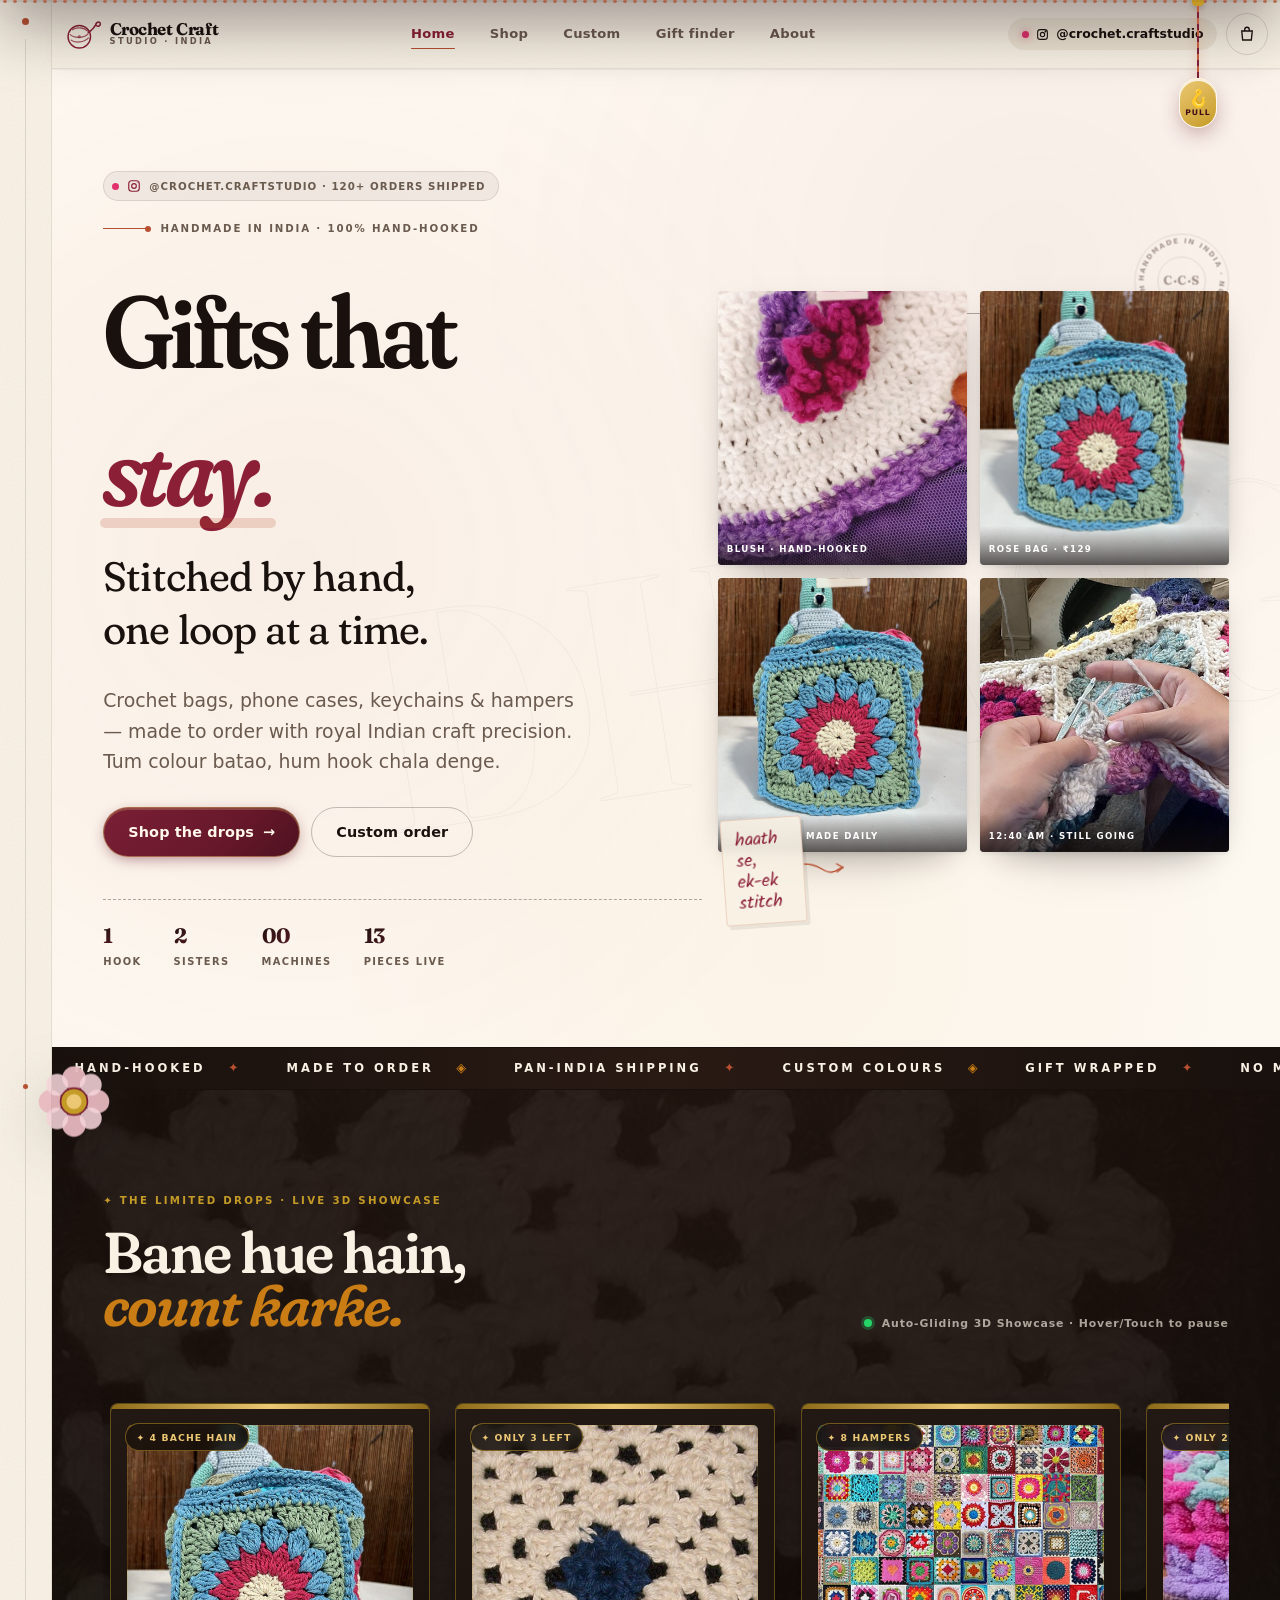
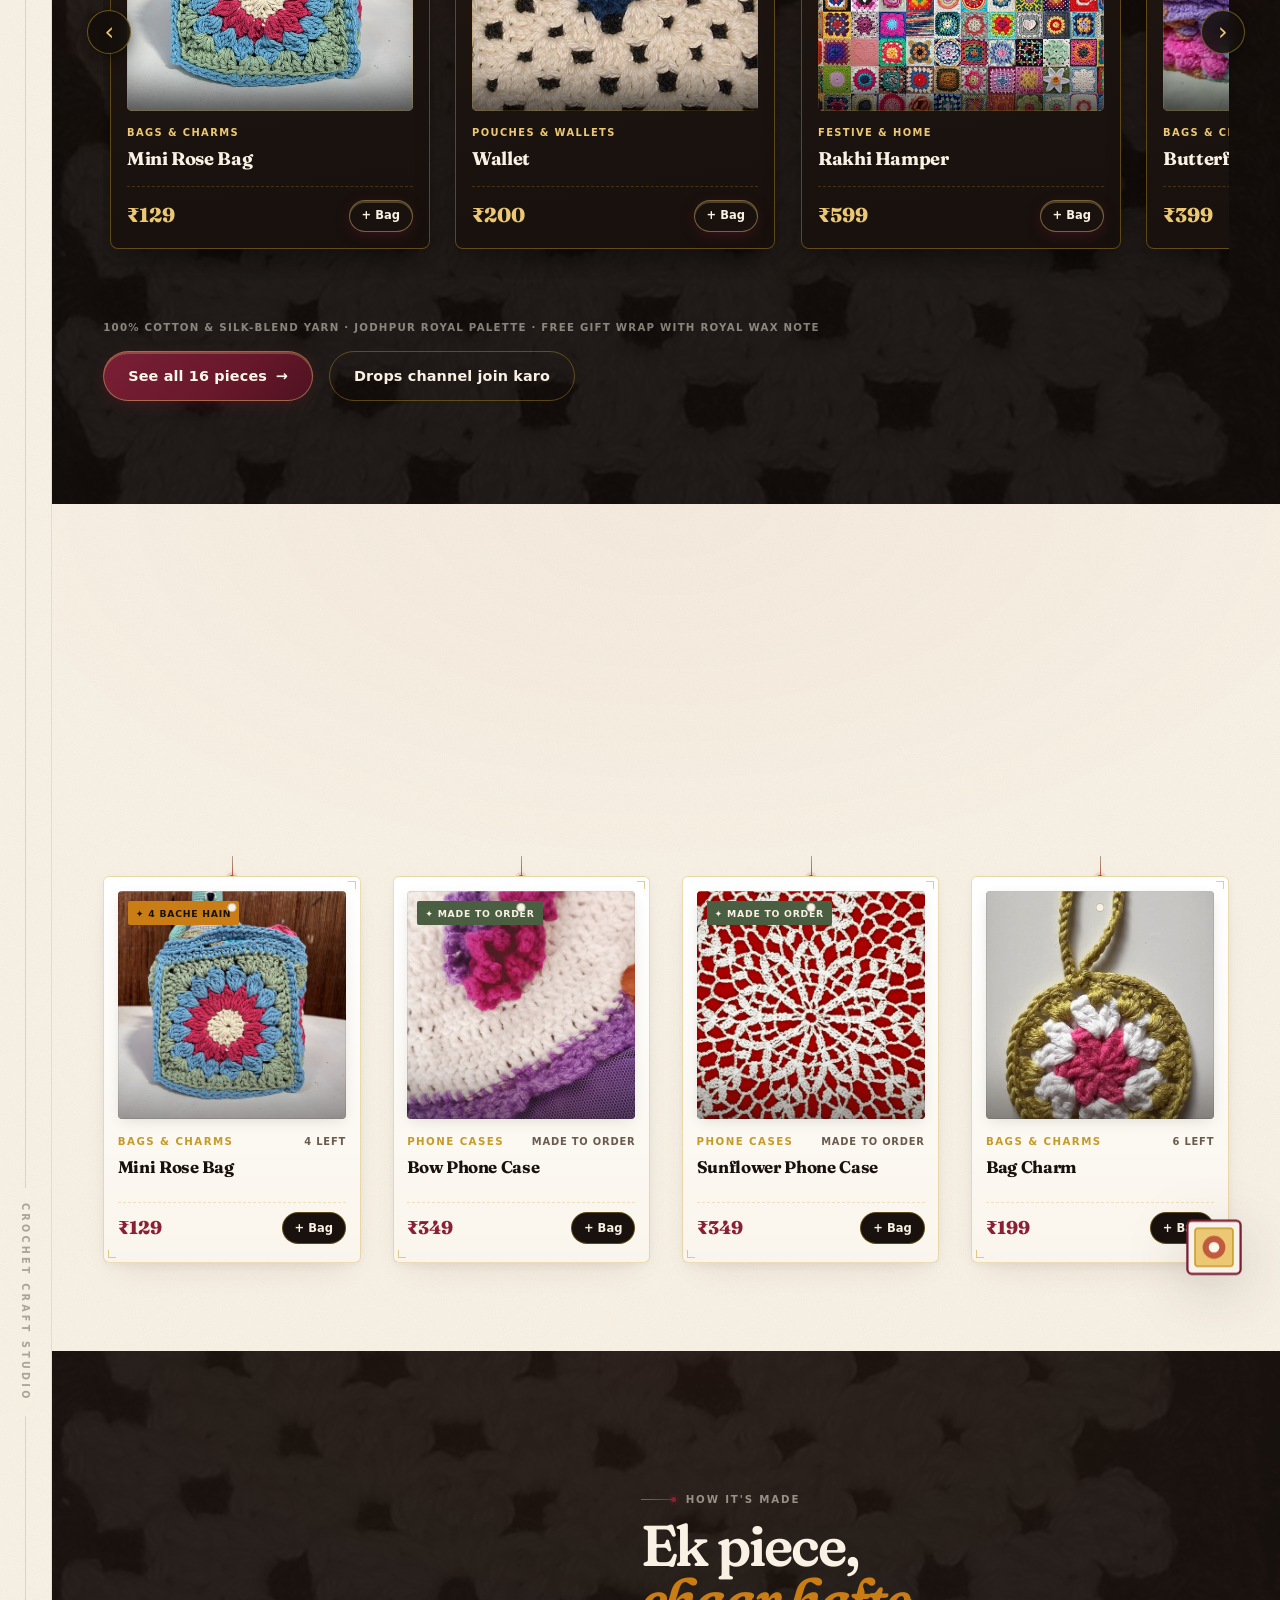
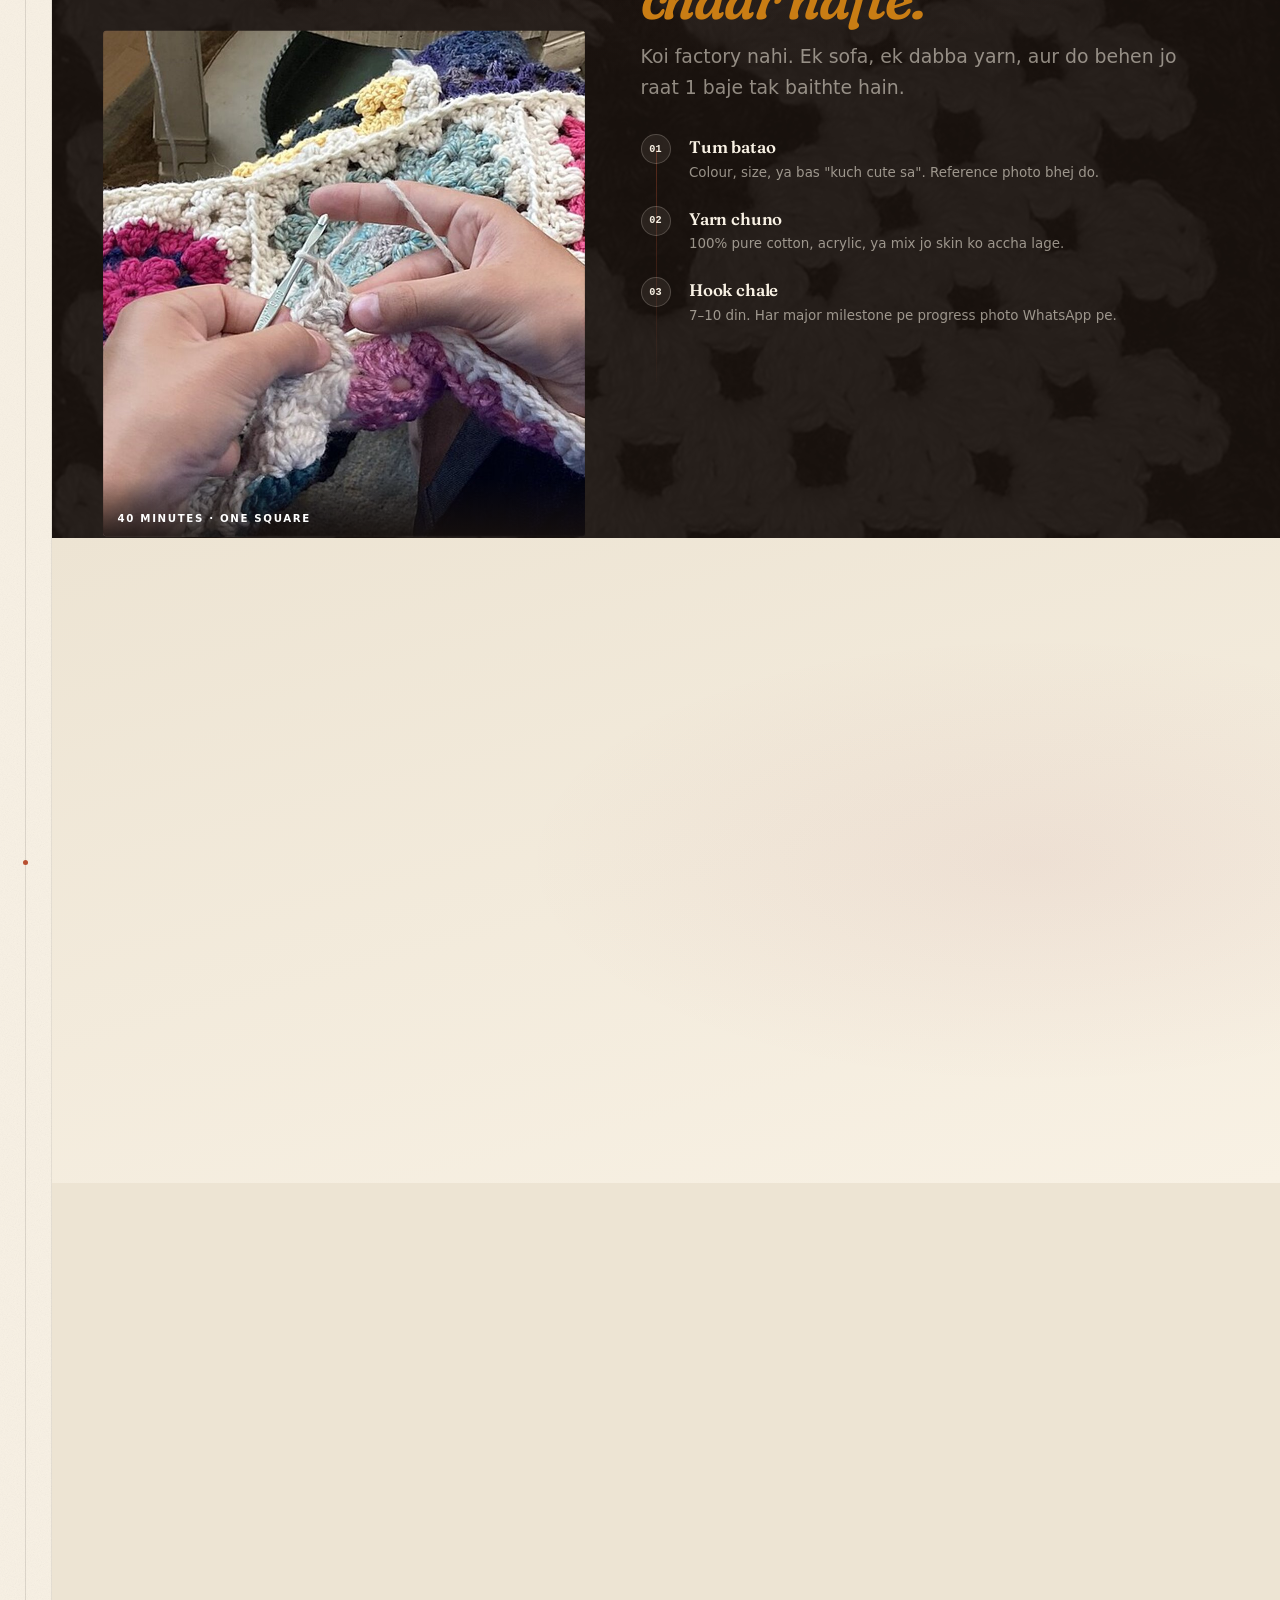
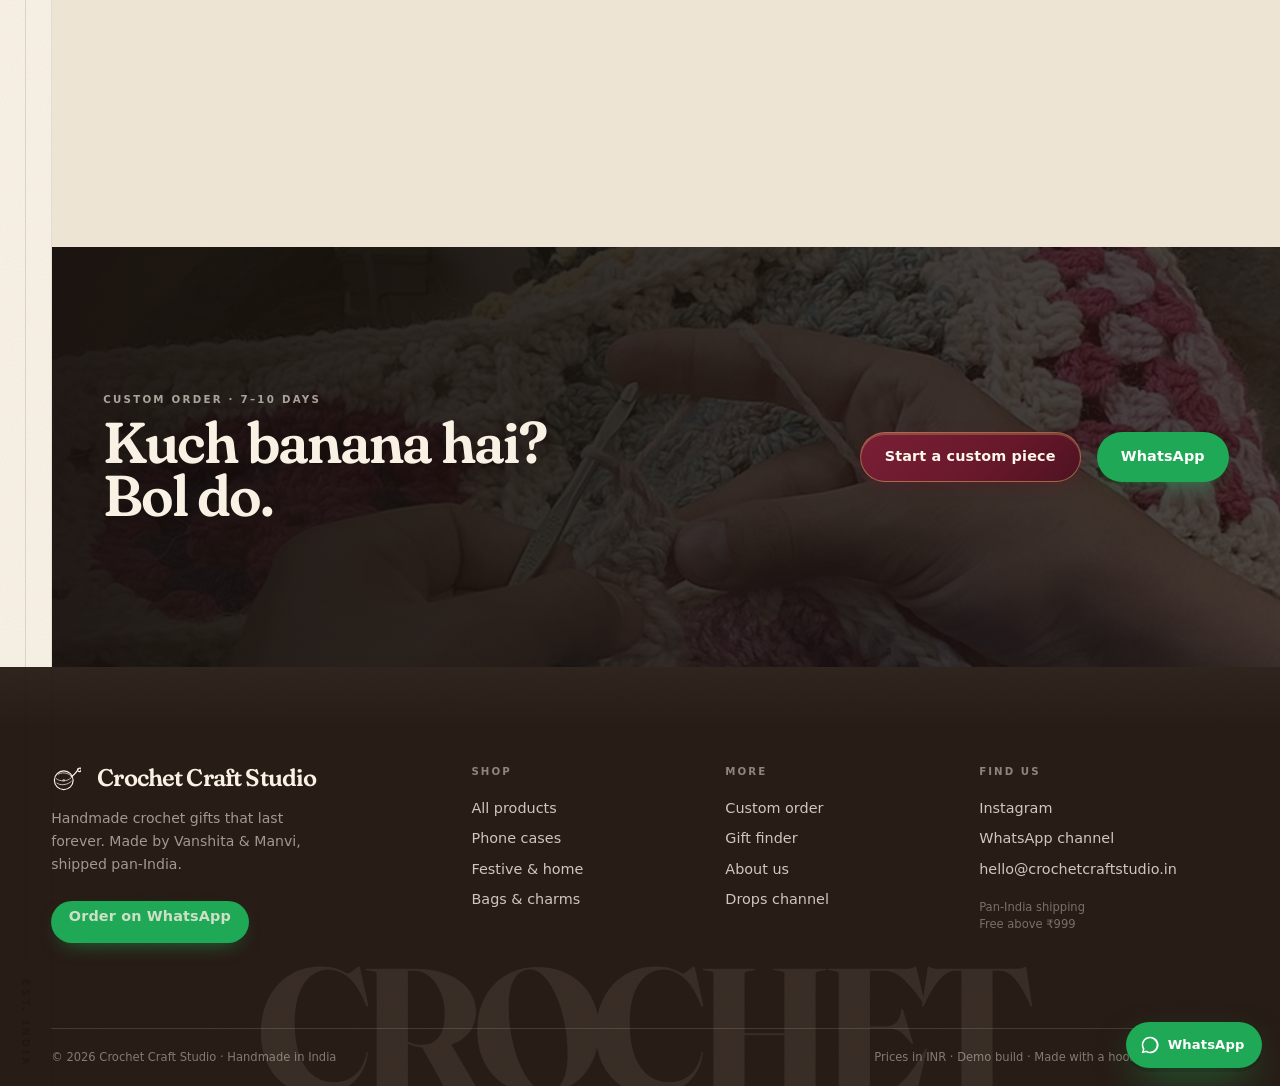
<file: index.html>
<!DOCTYPE html>
<html lang="en">
<head>
  <meta charset="utf-8">
  <meta http-equiv="refresh" content="0; url=site/index.html">
  <title>Crochet Craft Studio</title>
</head>
<body>
  <script>window.location.replace("site/index.html");</script>
</body>
</html>
</file>
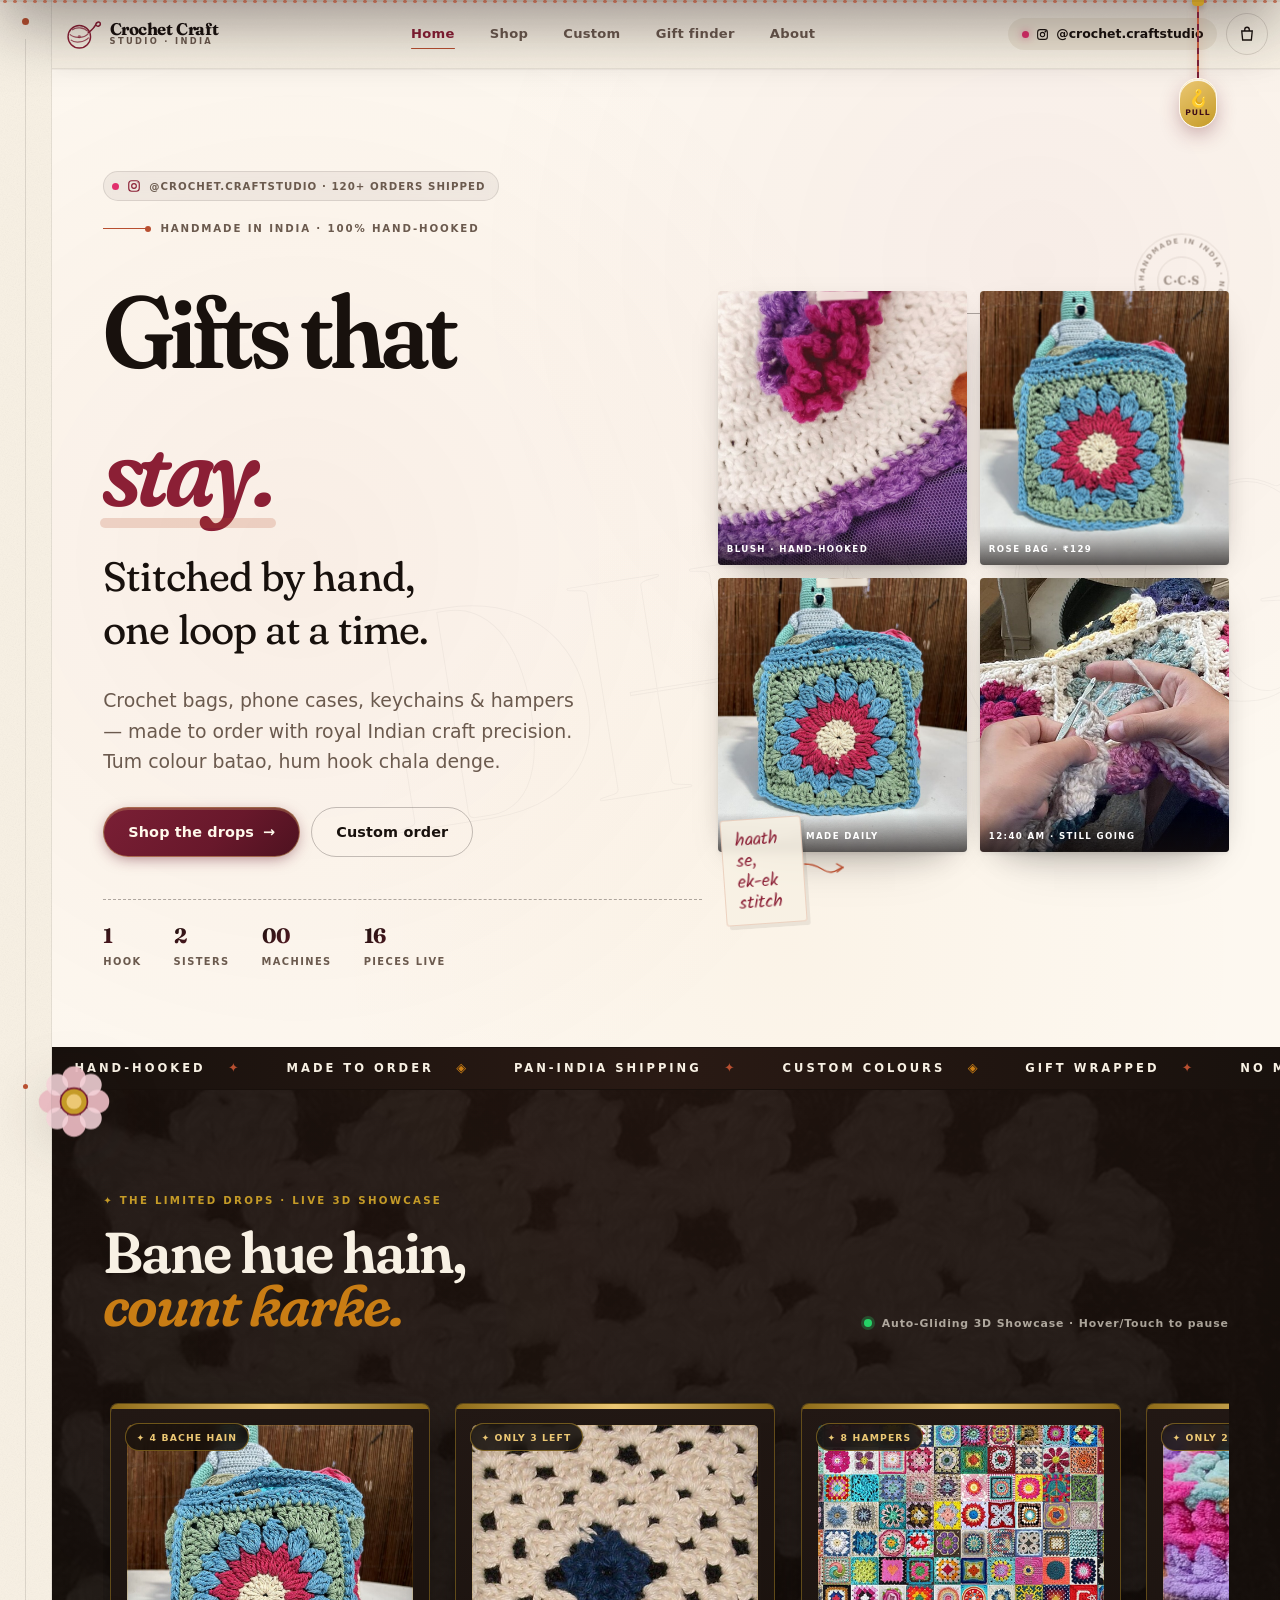
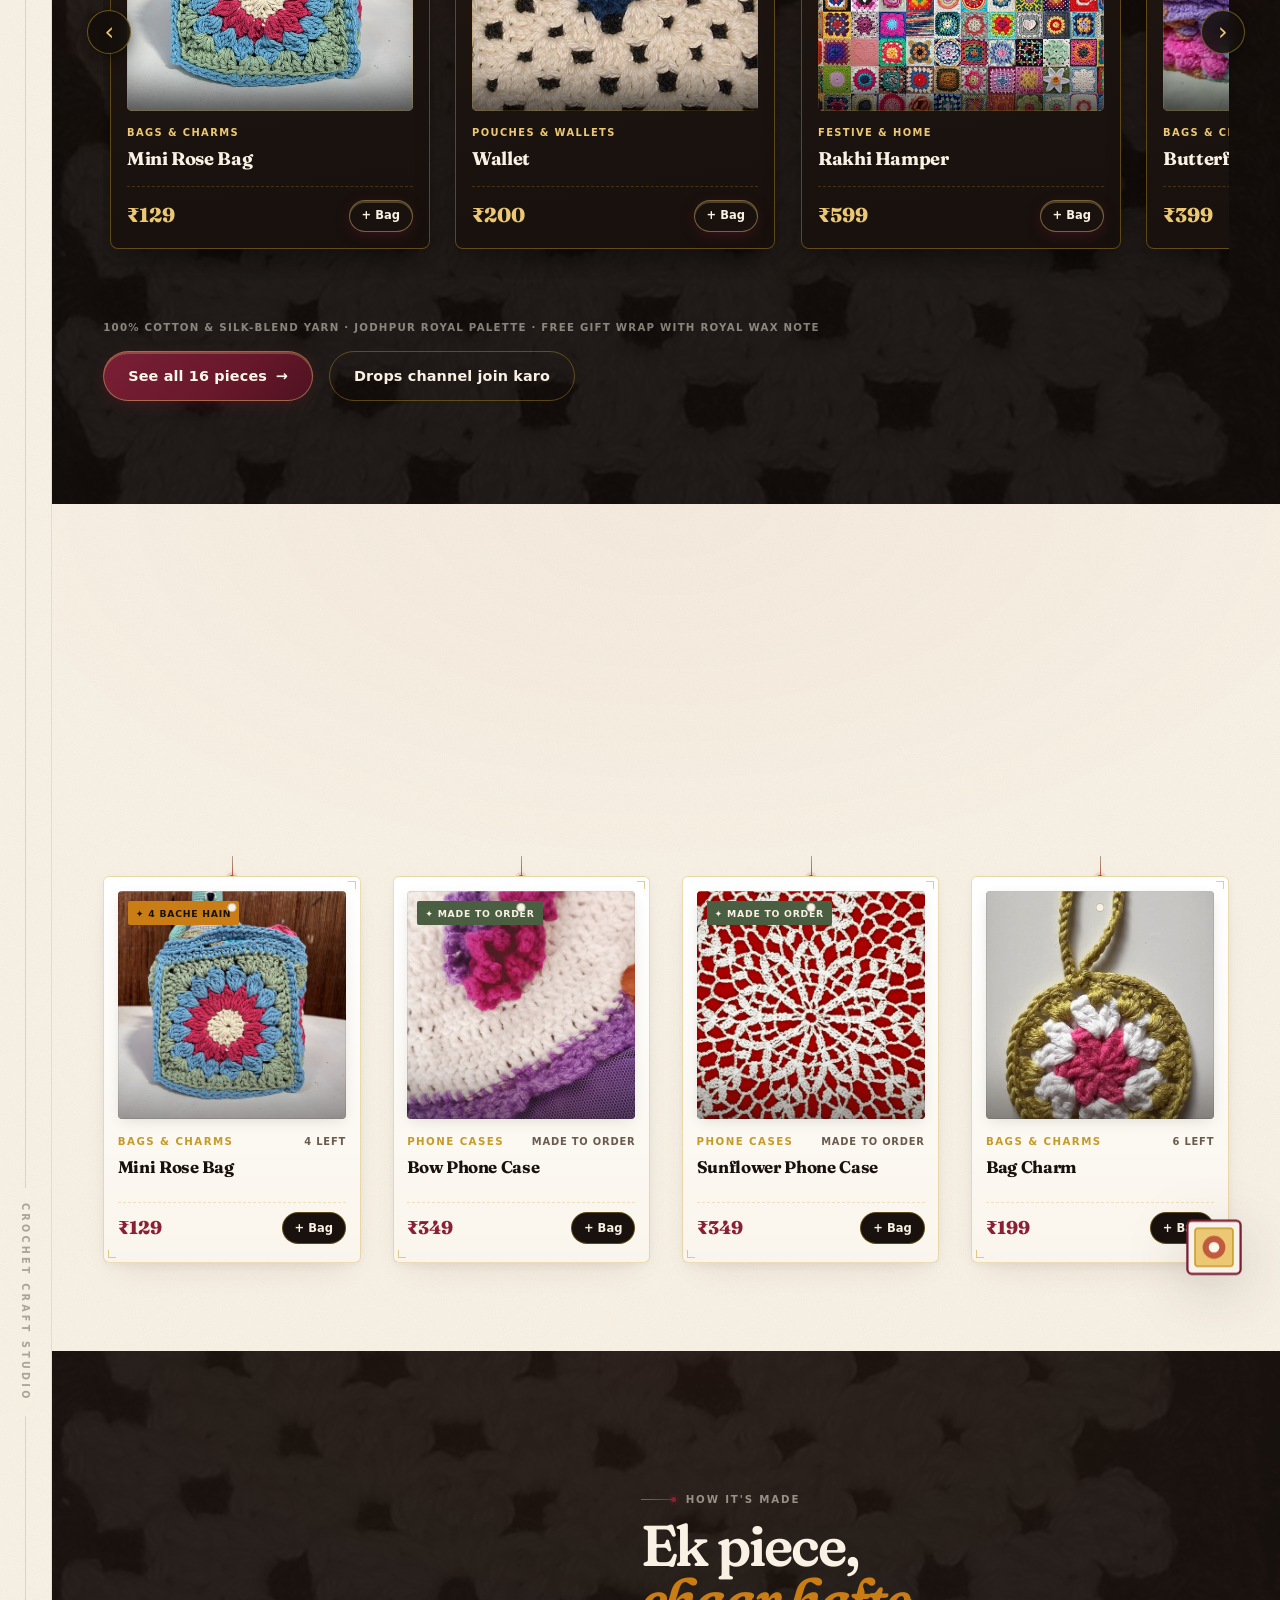
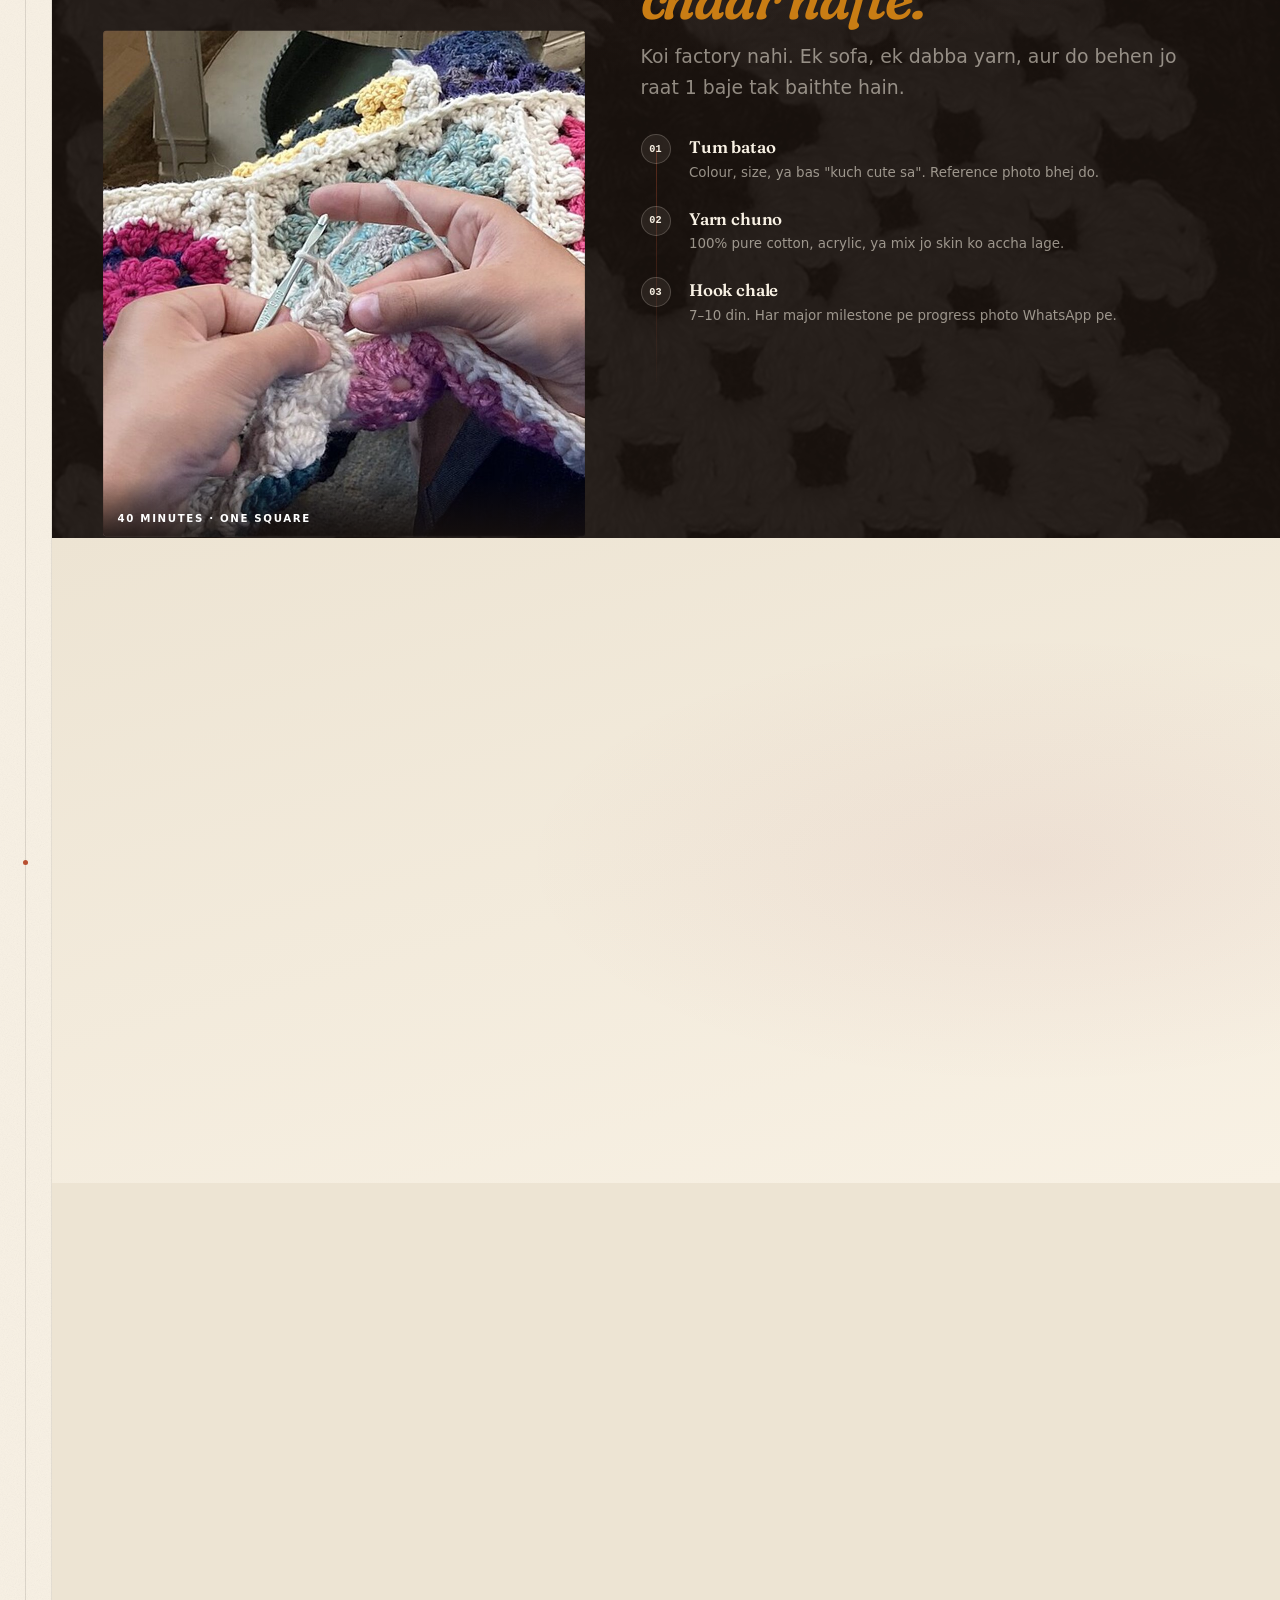
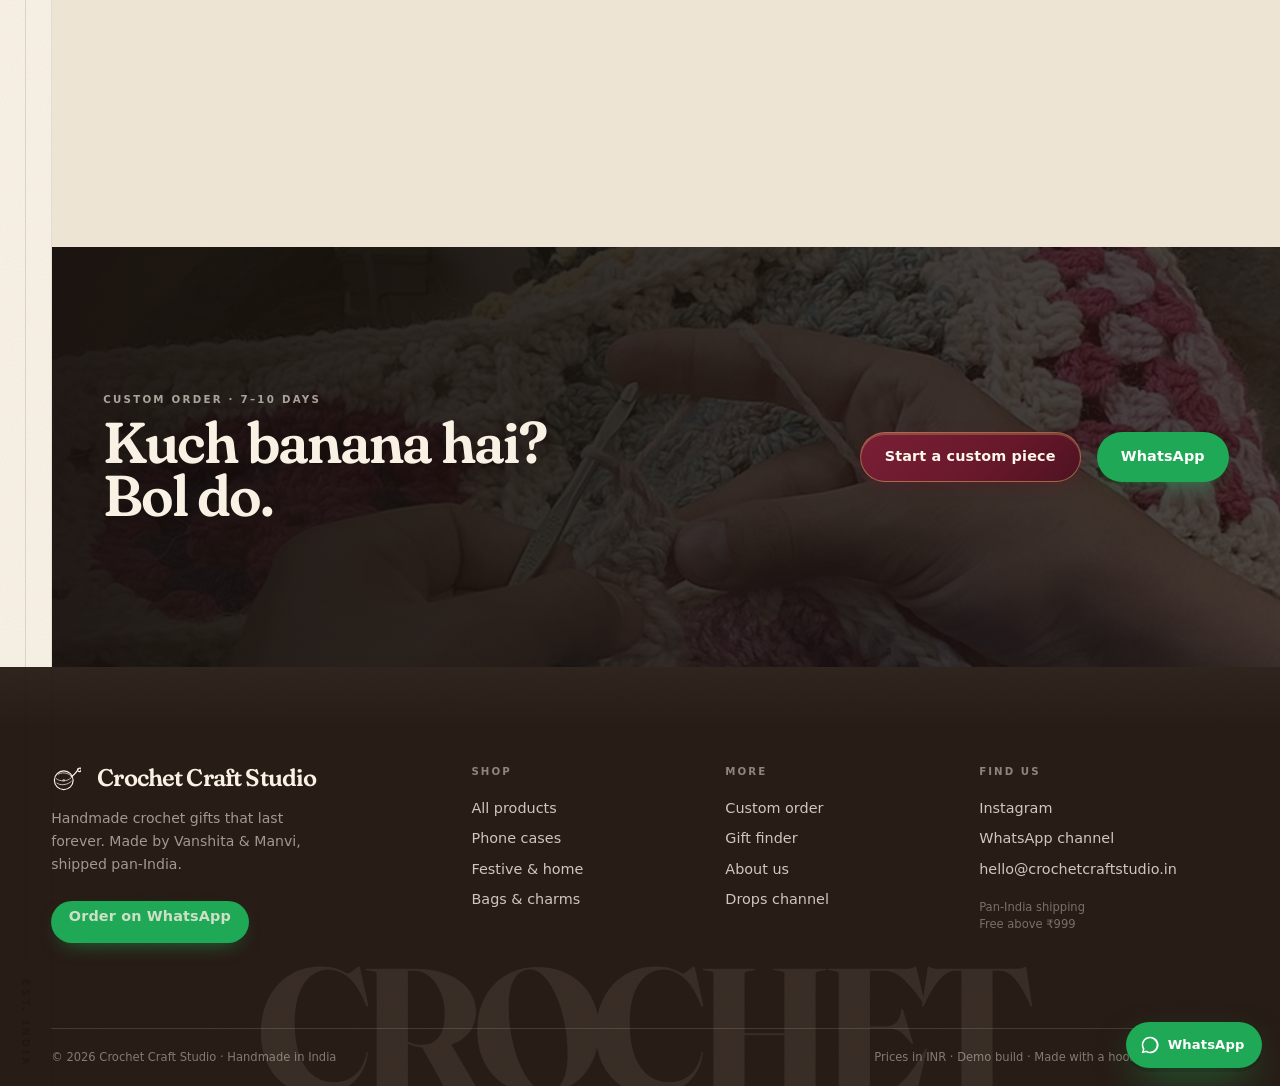
<file: site/index.html>
<!DOCTYPE html>
<html lang="en">
<head>
<meta charset="utf-8">
<meta name="viewport" content="width=device-width, initial-scale=1">
<title>Crochet Craft Studio — handmade crochet gifts, made to order in India</title>
<meta name="description" content="Hand-crocheted bags, phone cases, keychains and festive hampers. Customise the colour, we'll hook it. Made by Vanshita & Manvi, shipped pan-India.">
<meta property="og:title" content="Crochet Craft Studio — gifts that stay">
<meta property="og:description" content="Handmade crochet gifts that last forever. Custom colours, pan-India shipping.">
<meta property="og:type" content="website">
<link rel="preconnect" href="https://fonts.googleapis.com">
<link rel="preconnect" href="https://fonts.gstatic.com" crossorigin>
<link href="https://fonts.googleapis.com/css2?family=Fraunces:ital,opsz,wght,SOFT,WONK@0,9..144,100..900,0..100,0..1;1,9..144,100..900,0..100,0..1&family=Kalam:wght@300;400;700&display=swap" rel="stylesheet">
<link href="https://api.fontshare.com/v2/css?f[]=satoshi@400,500,700,900&display=swap" rel="stylesheet">
<link rel="stylesheet" href="assets/css/site.css">
<link rel="stylesheet" href="assets/css/pages.css">
<link rel="stylesheet" href="assets/css/v2.css">
<link rel="stylesheet" href="assets/css/v3.css">
</head>
<body data-page="home">
<main>

  <!-- ============ HERO ============ -->
  <section class="hero">
    <div class="hero__ghost" aria-hidden="true">DHAAGA</div>
    <div class="wrap hero__in">
      <div>
        <!-- Instagram badge -->
        <a class="hero__ig-badge" href="https://www.instagram.com/crochet.craftstudio" target="_blank" rel="noopener">
          <span class="hero__ig-dot"></span>
          <svg width="12" height="12" viewBox="0 0 24 24" fill="none" stroke="currentColor" stroke-width="2"><rect x="3" y="3" width="18" height="18" rx="5"/><circle cx="12" cy="12" r="4"/><circle cx="17.5" cy="6.5" r=".8" fill="currentColor" stroke="none"/></svg>
          @crochet.craftstudio · 120+ orders shipped
        </a>
        <div class="hero__eyebrow"><i></i><span class="micro">Handmade in India · 100% Hand-Hooked</span></div>
        <h1 class="d h1">
          <span class="ln"><span>Gifts that</span></span>
          <span class="ln"><span><em>stay.</em></span></span>
          <span class="ln"><span style="font-size:.4em;letter-spacing:-.02em;line-height:1.3;font-weight:400">Stitched by hand, one loop at a time.</span></span>
        </h1>
        <p class="lede hero__sub">Crochet bags, phone cases, keychains &amp; hampers — made to order with royal Indian craft precision. Tum colour batao, hum hook chala denge.</p>
        <div class="hero__cta">
          <a class="btn btn--shahi" href="shop.html">Shop the drops <span class="ar">→</span></a>
          <a class="btn btn--ghost" href="custom.html">Custom order</a>
        </div>
        <div class="hero__facts">
          <div class="hero__fact"><b data-count="1">01</b><span>Hook</span></div>
          <div class="hero__fact"><b data-count="2">02</b><span>Sisters</span></div>
          <div class="hero__fact"><b data-count="0">00</b><span>Machines</span></div>
          <div class="hero__fact"><b data-count="16">16</b><span>Pieces live</span></div>
        </div>
      </div>

      <div class="hero__art" aria-label="Studio photographs">
        <div class="hero__collage">
          <figure class="pcard pcard--a pcard--tape">
            <img src="assets/img/photo-flower.jpg" alt="Close-up of a hand-crocheted blush pink flower" width="900" height="1125">
            <figcaption class="pcard__cap">blush · hand-hooked</figcaption>
          </figure>
          <figure class="pcard pcard--b">
            <img src="assets/img/p-mini-rose-bag.jpg" alt="Mini rose crochet bag in pink" width="900" height="1125">
            <figcaption class="pcard__cap">rose bag · ₹129</figcaption>
          </figure>
          <figure class="pcard pcard--c pcard--tape">
            <img src="assets/img/photo-bag.jpg" alt="Handmade pink crochet bag" width="900" height="1125">
            <figcaption class="pcard__cap">the craft · made daily</figcaption>
          </figure>
          <figure class="pcard pcard--d">
            <img src="assets/img/photo-hands.jpg" alt="Hands crocheting a granny square" width="1400" height="1000">
            <figcaption class="pcard__cap">12:40 am · still going</figcaption>
          </figure>
        </div>
        
        <div class="hero__stamp" aria-hidden="true">
          <svg viewBox="0 0 120 120">
            <defs><path id="seal" d="M60,60 m-46,0 a46,46 0 1,1 92,0 a46,46 0 1,1 -92,0"/></defs>
            <circle cx="60" cy="60" r="57" fill="none" stroke="currentColor" stroke-width=".7" opacity=".45"/>
            <circle cx="60" cy="60" r="29" fill="none" stroke="currentColor" stroke-width=".7" opacity=".45"/>
            <text><textPath href="#seal" startOffset="0">HANDMADE IN INDIA · NO MACHINES · ONE HOOK · </textPath></text>
            <text x="60" y="65" text-anchor="middle" class="mid" fill="currentColor">C·C·S</text>
          </svg>
        </div>
        <div class="hero__note">haath se,<br>ek-ek stitch
          <svg viewBox="0 0 62 34" fill="none" stroke="currentColor" stroke-width="1.4" stroke-linecap="round"><path d="M2 6c14 0 18 10 26 10 6 0 8-4 12-4"/><path d="M34 8l6 4-6 4"/></svg>
        </div>
      </div>
    </div>
  </section>

  <div class="marq" aria-hidden="true"><div class="marq__track">
    <span>Hand-hooked</span><span>Made to order</span><span>Pan-India shipping</span><span>Custom colours</span><span>Gift wrapped</span><span>No machines</span>
    <span>Hand-hooked</span><span>Made to order</span><span>Pan-India shipping</span><span>Custom colours</span><span>Gift wrapped</span><span>No machines</span>
  </div></div>

  <!-- ============ AUTOMATIC 3D SHAHI DROPS SHOWCASE ============ -->
  <section class="sec dark shahi-sec">
    <div class="wrap">
      <div class="shead rv">
        <div class="shead__l">
          <div class="shahi-tag"><span>✦ THE LIMITED DROPS · LIVE 3D SHOWCASE</span></div>
          <h2 class="d h2" style="margin-top:.4rem">Bane hue hain,<br><em class="it" style="color:var(--sun)">count karke.</em></h2>
        </div>
        <div class="shahi-status">
          <span class="live-pulse"></span>
          <span>Auto-Gliding 3D Showcase · Hover/Touch to pause</span>
        </div>
      </div>

      <!-- 3D Automatic Carousel Container -->
      <div class="shahi-carousel-wrap">
        <button class="shahi-arrow prev" id="shahiPrev" aria-label="Previous piece">‹</button>
        <div class="shahi-track" id="shahiTrack">
          <!-- Populated dynamically with 3D drop pieces + cloned for infinite seamless loop -->
        </div>
        <button class="shahi-arrow next" id="shahiNext" aria-label="Next piece">›</button>
      </div>

      <div class="flex center gap-2 mt-4 wrapf between">
        <p class="micro" style="color:rgba(248,241,228,.5);letter-spacing:.12em">100% Cotton &amp; Silk-blend yarn · Jodhpur royal palette · Free gift wrap with royal wax note</p>
        <div class="flex gap-2">
          <a class="btn btn--shahi" href="shop.html">See all 16 pieces <span class="ar">→</span></a>
          <a class="btn btn--ghost" style="--fg:var(--paper);border-color:rgba(197,155,39,.4)" href="https://whatsapp.com/channel/0029VbD5WbG8qIzlu287fA3r" target="_blank" rel="noopener">Drops channel join karo</a>
        </div>
      </div>
    </div>
  </section>

  <!-- ============ CURATED SHELF WITH QUICK FILTERS ============ -->
  <section class="sec-tight">
    <div class="wrap">
      <div class="shead rv between align-end">
        <div class="shead__l">
          <div class="shead__k"><i></i><span class="micro">Curated shelf · Handcrafted with royal precision</span></div>
          <h2 class="d h2">Sabse pyaare<br>chaar.</h2>
        </div>
        <div class="curated-tabs flex gap-1 wrapf">
          <button class="ctab is-active" data-cat="all">Sabhi Pieces</button>
          <button class="ctab" data-cat="bags">Bags</button>
          <button class="ctab" data-cat="accessories">Accessories</button>
          <button class="ctab" data-cat="hampers">Gifts</button>
          <a class="link-u ml-2" href="shop.html" style="align-self:center">View all 16 →</a>
        </div>
      </div>

      <!-- Magic Yarn Swatch Studio (Live Colorway Lab) -->
      <div class="yarn-lab-bar rv">
        <div class="yarn-lab-title">
          <span>🎨</span>
          <span>Magic Yarn Studio:</span>
          <span style="font-weight:500;color:var(--ink-soft)" id="activeSwatchName">Blush Rose</span>
        </div>
        <div class="yarn-lab-swatches">
          <button class="yarn-swatch-btn is-active" data-hex="#E8B8BF" data-label="Blush Rose">
            <span class="yarn-swatch-dot" style="background:#E8B8BF"></span>Blush Rose
          </button>
          <button class="yarn-swatch-btn" data-hex="#7A1F35" data-label="Royal Maroon">
            <span class="yarn-swatch-dot" style="background:#7A1F35"></span>Royal Maroon
          </button>
          <button class="yarn-swatch-btn" data-hex="#ECC874" data-label="Haldi Gold">
            <span class="yarn-swatch-dot" style="background:#ECC874"></span>Haldi Gold
          </button>
          <button class="yarn-swatch-btn" data-hex="#8DA382" data-label="Sage Mint">
            <span class="yarn-swatch-dot" style="background:#8DA382"></span>Sage Mint
          </button>
          <button class="yarn-swatch-btn" data-hex="#B8A2CD" data-label="Lilac Bloom">
            <span class="yarn-swatch-dot" style="background:#B8A2CD"></span>Lilac Bloom
          </button>
        </div>
      </div>

      <div class="tags rv" id="featured"></div>
    </div>
  </section>

  <!-- ============ STUDIO & PROCESS (COMBINED) ============ -->
  <section class="sec dark">
    <div class="wrap proc-split">
      <div class="ph rv rv-3d" data-parallax="5" style="border-radius:4px;overflow:hidden">
        <img src="assets/img/photo-hands.jpg" alt="Hands crocheting a granny square by hand" width="900" height="1125" loading="lazy">
        <span class="ph__cap">40 minutes · one square</span>
      </div>
      <div>
        <div class="shead__k rv"><i></i><span class="micro">How it's made</span></div>
        <h2 class="d h2 rv" style="margin-top:.7rem">Ek piece,<br><em class="it" style="color:var(--sun)">chaar hafte.</em></h2>
        <p class="lede rv" style="margin-top:1rem;margin-bottom:2rem">Koi factory nahi. Ek sofa, ek dabba yarn, aur do behen jo raat 1 baje tak baithte hain.</p>
        <div class="proc-list">
          <div class="proc-item rv"><span class="proc-item__n">01</span><div><div class="proc-item__t">Tum batao</div><div class="proc-item__d">Colour, size, ya bas "kuch cute sa". Reference photo bhej do.</div></div></div>
          <div class="proc-item rv"><span class="proc-item__n">02</span><div><div class="proc-item__t">Yarn chuno</div><div class="proc-item__d">100% pure cotton, acrylic, ya mix jo skin ko accha lage.</div></div></div>
          <div class="proc-item rv"><span class="proc-item__n">03</span><div><div class="proc-item__t">Hook chale</div><div class="proc-item__d">7–10 din. Har major milestone pe progress photo WhatsApp pe.</div></div></div>
          <div class="proc-item rv"><span class="proc-item__n">04</span><div><div class="proc-item__t">Ghar pahuncho</div><div class="proc-item__d">Pan-India express shipping. Free gift wrap + handwritten note.</div></div></div>
        </div>
      </div>
    </div>
  </section>

  <!-- ============ REVIEWS & UNBOXING (COMBINED) ============ -->
  <section class="sec-tight rev">
    <div class="wrap rev__in">
      <div class="rev__side">
        <div class="shead__k rv"><i></i><span class="micro">From the DMs</span></div>
        <h2 class="d h2 rv" style="margin-top:.7rem">Jo log<br>kehte hain.</h2>
        <div class="rev__score rv">
          <b>4.9</b>
          <span>★★★★★</span>
          <em>120+ orders shipped · 0 returns till date</em>
        </div>
        <p class="micro rv" style="max-width:28ch;text-transform:none;letter-spacing:.02em;font-weight:500;margin-top:1.2rem">Customer reviews &amp; unboxing photos unedited.</p>
        <a class="link-u rv" style="margin-top:1rem;display:inline-block" href="https://www.instagram.com/crochet.craftstudio" target="_blank" rel="noopener">Instagram pe dekho →</a>
      </div>

      <div class="rev__wall rv">
        <div class="bub">
          <div class="bub__stars">★★★★★</div>
          <div class="bub__who">Aditi · Delhi</div>
          <div class="bub__t">the rose bag is SO cute, pearl chain bhi solid hai. already told my sister to order one 😭</div>
          <div class="bub__meta">11:42 <svg viewBox="0 0 24 24" fill="currentColor"><path d="M1 12l4 4L14 7l-2-2-7 7-2-2-2 2zm10 4l2 2 8-8-2-2-8 8z"/></svg></div>
        </div>
        <div class="bub bub--me">
          <div class="bub__who">Crochet Craft Studio</div>
          <div class="bub__t">Rakhi hamper dispatch ho gaya 🧶 tracking DM mein bhej diya. photo bhejna jab khule!</div>
          <div class="bub__meta">09:15 <svg viewBox="0 0 24 24" fill="currentColor"><path d="M1 12l4 4L14 7l-2-2-7 7-2-2-2 2zm10 4l2 2 8-8-2-2-8 8z"/></svg></div>
        </div>
        <div class="bub">
          <div class="bub__stars">★★★★★</div>
          <div class="bub__who">Riya · Pune</div>
          <div class="bub__t">phone case ka colour exactly jaisa photo mein tha. 8 din laga but totally worth it.</div>
          <div class="bub__meta">18:03 <svg viewBox="0 0 24 24" fill="currentColor"><path d="M1 12l4 4L14 7l-2-2-7 7-2-2-2 2zm10 4l2 2 8-8-2-2-8 8z"/></svg></div>
        </div>
        <div class="bub bub--shot">
          <div class="bub__shotimg"><img src="assets/img/photo-basket.jpg" alt="Customer photo of a crochet basket" loading="lazy" width="900" height="1125"></div>
          <div class="bub__t" style="font-size:.78rem">“Ye aaya tha 📦 — exactly jaisa bola tha.”</div>
          <div class="bub__meta">Meera · Bengaluru · 2 din pehle</div>
        </div>
      </div>
    </div>
  </section>

  <!-- ============ FAQ ============ -->
  <section class="sec-tight" style="background:var(--paper-2)">
    <div class="wrap">
      <div class="shead rv">
        <div class="shead__l">
          <div class="shead__k"><i></i><span class="micro">Before you order</span></div>
          <h2 class="d h2">Sawaal jo aate hain.</h2>
        </div>
      </div>
      <div class="faqwrap">
        <div class="faq rv">
          <details open><summary>Order kaise karun?</summary><p>Bag mein daalo, phir "Send on WhatsApp" dabao. Message ready aayega — naam, address aur note add karke bhej do. Payment UPI se, confirm karke dispatch karte hain.</p></details>
          <details><summary>Kitna time lagta hai?</summary><p>Jo stock mein hai woh 2–3 din mein dispatch. Made-to-order pieces 7–10 din. Custom orders 10–14 din.</p></details>
          <details><summary>Shipping kitni hai?</summary><p>₹79 flat pan-India. ₹999 se upar shipping bilkul free hai.</p></details>
          <details><summary>Custom order ka colour change ho sakta hai?</summary><p>Haan! Hum 8 alag yarn colours offer karte hain. Builder mein colour chuno ya WhatsApp pe reference photo bhej do.</p></details>
        </div>
        <aside class="faq__side rv">
          <div class="faq__card">
            <div class="micro">Ek nazar mein</div>
            <ul class="faq__facts">
              <li><b>2–3 din</b><span>ready pieces dispatch</span></li>
              <li><b>₹79</b><span>flat shipping · free above ₹999</span></li>
              <li><b>7–10 din</b><span>made to order</span></li>
            </ul>
            <a class="btn btn--sm btn--block btn--shahi" href="https://wa.me/919000000000" target="_blank" rel="noopener">Kuch bhi poocho on WhatsApp</a>
            <div class="faq__hours">Mon–Sat · 10am–8pm IST · reply within 2 hours</div>
          </div>
        </aside>
      </div>
    </div>
  </section>

  <!-- ============ CTA BAND ============ -->
  <section class="band band--photo">
    <div class="band__bg" style="background-image:linear-gradient(90deg,rgba(30,23,20,.9),rgba(30,23,20,.45)),url('assets/img/photo-hands.jpg')"></div>
    <div class="wrap band__in">
      <div>
        <div class="micro" style="color:rgba(244,237,224,.65)">Custom order · 7–10 days</div>
        <h2 class="d h2" style="margin-top:.5rem;max-width:18ch">Kuch banana hai?<br>Bol do.</h2>
      </div>
      <div class="flex gap-2 wrapf">
        <a class="btn btn--shahi" href="custom.html">Start a custom piece</a>
        <a class="btn btn--wa" href="https://wa.me/919000000000" target="_blank" rel="noopener">WhatsApp</a>
      </div>
    </div>
  </section>

</main>
<noscript><p style="padding:2rem;text-align:center">Site dekhne ke liye JavaScript on karo — ya seedha WhatsApp pe message karo.</p></noscript>
<script src="assets/js/data.js"></script>
<script src="assets/js/art.js"></script>
<script src="assets/js/app.js"></script>
<script src="assets/js/thread.js"></script>
<script src="assets/js/interactions.js"></script>
<script src="assets/js/craft3d.js"></script>

  

</body>
</html>
</file>
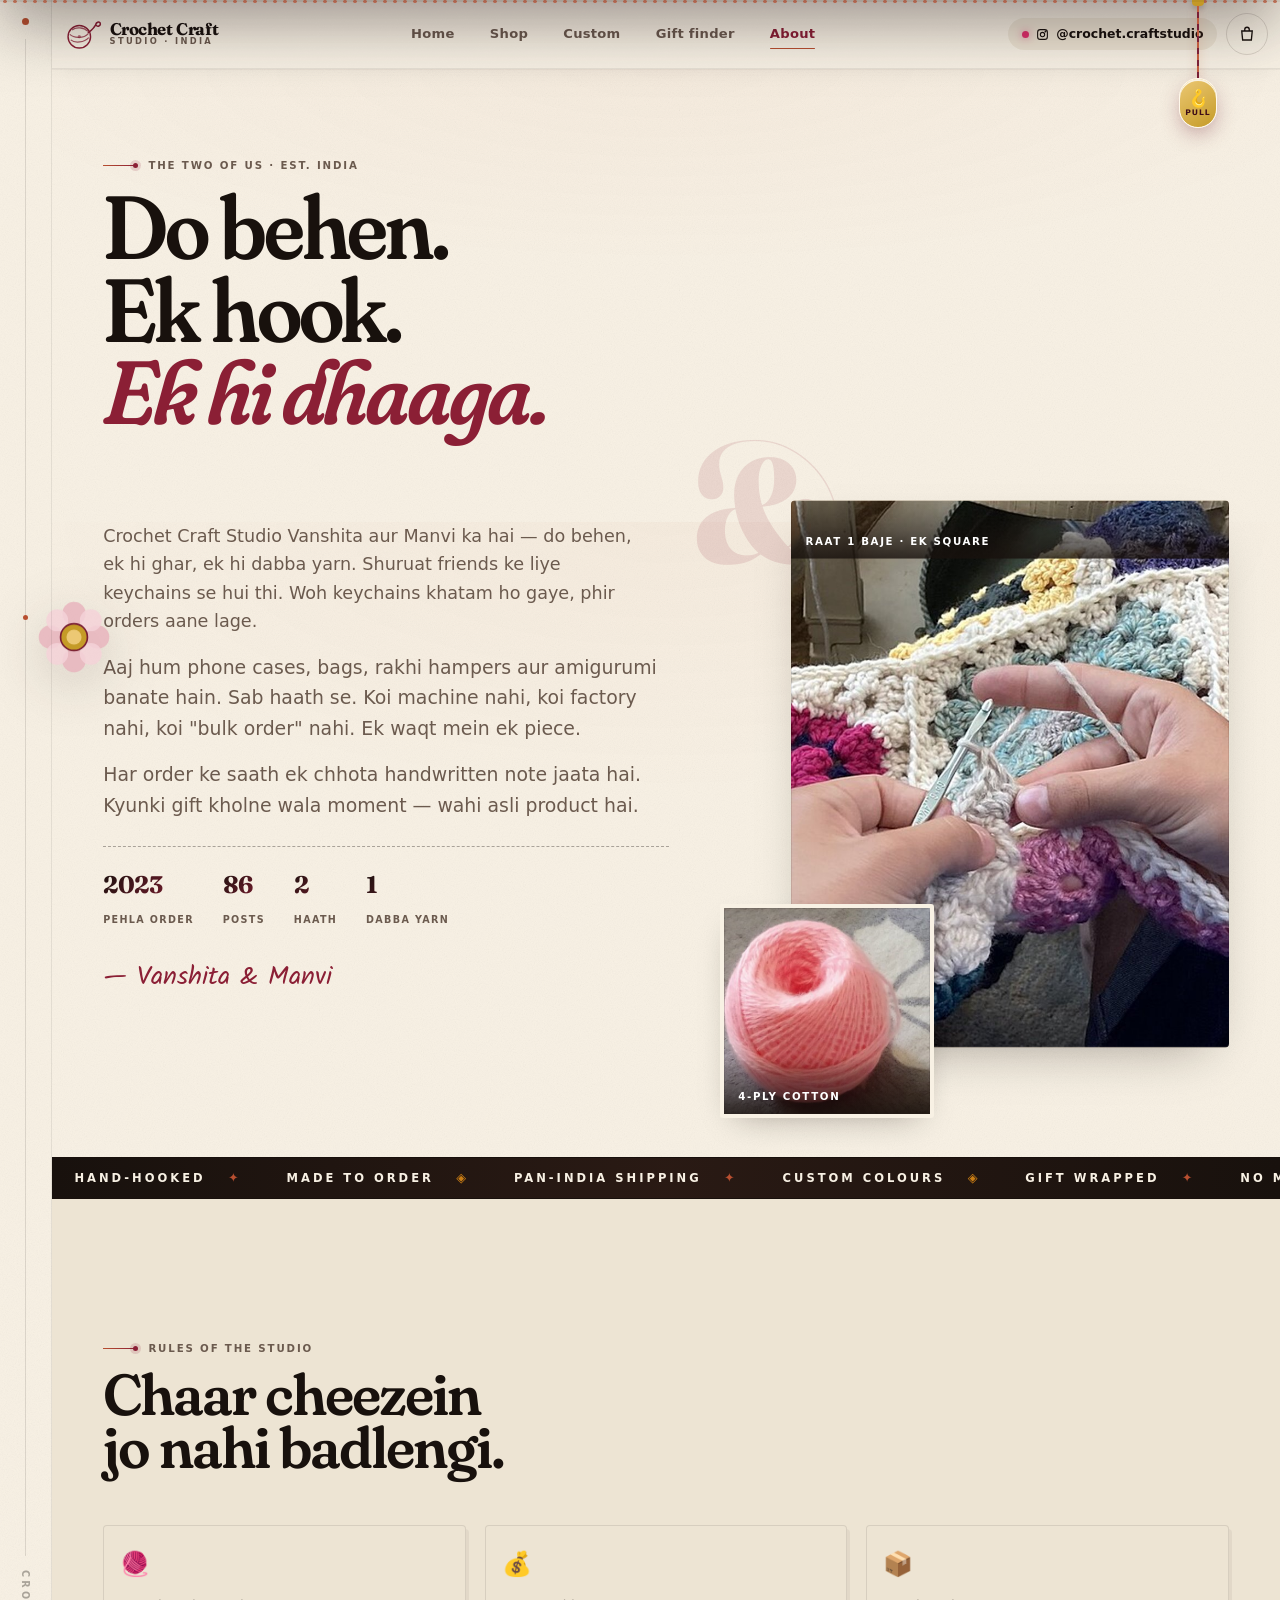
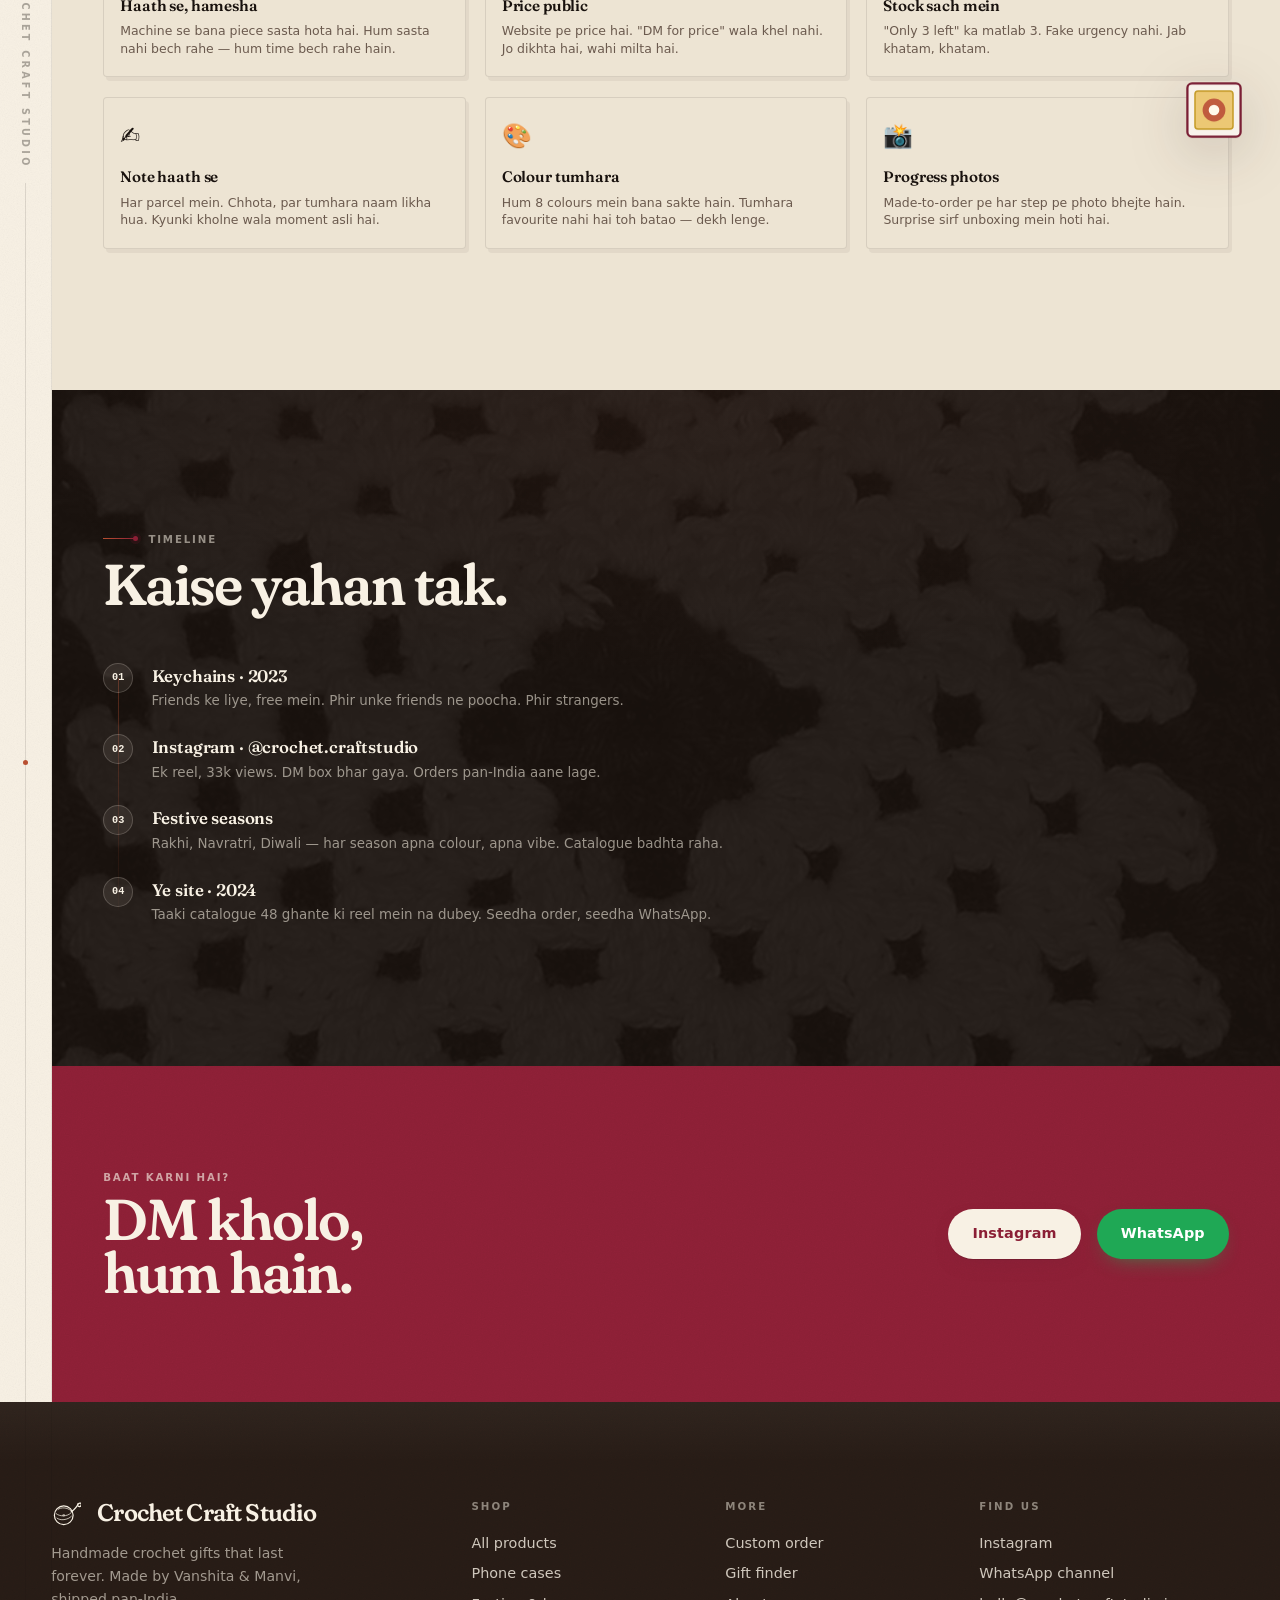
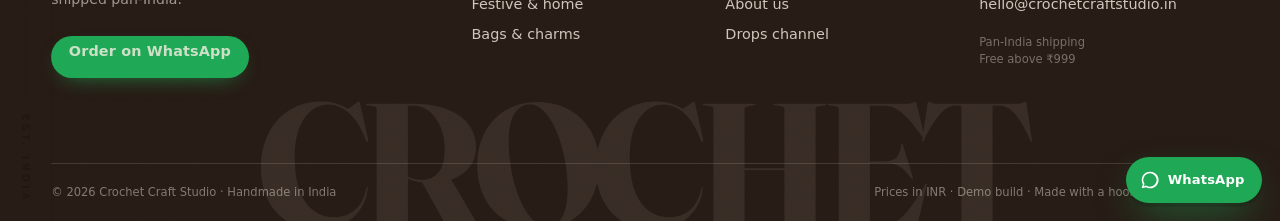
<file: site/about.html>
<!DOCTYPE html>
<html lang="en">
<head>
<meta charset="utf-8">
<meta name="viewport" content="width=device-width, initial-scale=1">
<title>About — Crochet Craft Studio</title>
<meta name="description" content="Vanshita & Manvi Jain — two sisters, one hook. Handmade crochet from India, shipped pan-India.">
<link rel="preconnect" href="https://fonts.googleapis.com">
<link rel="preconnect" href="https://fonts.gstatic.com" crossorigin>
<link href="https://fonts.googleapis.com/css2?family=Fraunces:ital,opsz,wght,SOFT,WONK@0,9..144,100..900,0..100,0..1;1,9..144,100..900,0..100,0..1&family=Kalam:wght@300;400;700&display=swap" rel="stylesheet">
<link href="https://api.fontshare.com/v2/css?f[]=satoshi@400,500,700,900&display=swap" rel="stylesheet">
<link rel="stylesheet" href="assets/css/site.css">
<link rel="stylesheet" href="assets/css/pages.css">
<link rel="stylesheet" href="assets/css/v2.css">
<link rel="stylesheet" href="assets/css/v3.css">
</head>
<body data-page="about">
<main>

  <section class="sec-tight">
    <div class="wrap">
      <div class="shead__k"><i></i><span class="micro">The two of us · est. India</span></div>
      <h1 class="d h1" style="font-size:clamp(2.6rem,8vw,5.6rem);margin-top:.8rem">
        Do behen.<br>Ek hook.<br><em class="it" style="color:var(--rose)">Ek hi dhaaga.</em>
      </h1>
    </div>
  </section>

  <section class="sec-tight" style="padding-top:0">
    <div class="wrap about-hero about-hero--top">
      <div>
        <p class="lede" style="font-size:1.1rem;max-width:48ch">
          Crochet Craft Studio Vanshita aur Manvi ka hai — do behen, ek hi ghar, ek hi dabba yarn.
          Shuruat friends ke liye keychains se hui thi. Woh keychains khatam ho gaye, phir orders aane lage.
        </p>
        <p class="lede mt-2" style="max-width:48ch">
          Aaj hum phone cases, bags, rakhi hampers aur amigurumi banate hain. Sab haath se. Koi machine nahi,
          koi factory nahi, koi "bulk order" nahi. Ek waqt mein ek piece.
        </p>
        <p class="lede mt-2" style="max-width:48ch">
          Har order ke saath ek chhota handwritten note jaata hai. Kyunki gift kholne wala moment
          — wahi asli product hai.
        </p>
        <div class="about__stats rv">
          <div><b>2023</b><span>pehla order</span></div>
          <div><b>86</b><span>posts</span></div>
          <div><b>2</b><span>haath</span></div>
          <div><b>1</b><span>dabba yarn</span></div>
        </div>
        <div class="about__sign rv">— Vanshita &amp; Manvi</div>
      </div>
      <div class="about__heroArt">
        <div class="amp" aria-hidden="true">&amp;</div>
        <div class="ph ph--4x5 about__heroArt-main rv rv-3d" data-parallax="6">
          <img src="assets/img/photo-hands.jpg" alt="Hands crocheting a granny square" width="1400" height="900" loading="lazy">
          <span class="ph__cap">raat 1 baje · ek square</span>
        </div>
        <div class="ph ph--1x1 about__heroArt-sub">
          <img src="assets/img/photo-yarn.jpg" alt="Ball of blush pink cotton yarn" width="900" height="1125" loading="lazy">
          <span class="ph__cap">4-ply cotton</span>
        </div>
      </div>
    </div>
  </section>

  <div class="marq" aria-hidden="true"><div class="marq__track">
    <span>Hand-hooked</span><span>Made to order</span><span>Pan-India shipping</span><span>Custom colours</span><span>Gift wrapped</span><span>No machines</span>
    <span>Hand-hooked</span><span>Made to order</span><span>Pan-India shipping</span><span>Custom colours</span><span>Gift wrapped</span><span>No machines</span>
  </div></div>

  <section class="sec" style="background:var(--paper-2)">
    <div class="wrap">
      <div class="shead rv">
        <div class="shead__l"><div class="shead__k"><i></i><span class="micro">Rules of the studio</span></div>
        <h2 class="d h2">Chaar cheezein<br>jo nahi badlengi.</h2></div>
      </div>
      <div class="values">
        <div class="value-card rv">
          <div class="value-card__icon">🧶</div>
          <div class="value-card__title">Haath se, hamesha</div>
          <p class="value-card__desc">Machine se bana piece sasta hota hai. Hum sasta nahi bech rahe — hum time bech rahe hain.</p>
        </div>
        <div class="value-card rv">
          <div class="value-card__icon">💰</div>
          <div class="value-card__title">Price public</div>
          <p class="value-card__desc">Website pe price hai. "DM for price" wala khel nahi. Jo dikhta hai, wahi milta hai.</p>
        </div>
        <div class="value-card rv">
          <div class="value-card__icon">📦</div>
          <div class="value-card__title">Stock sach mein</div>
          <p class="value-card__desc">"Only 3 left" ka matlab 3. Fake urgency nahi. Jab khatam, khatam.</p>
        </div>
        <div class="value-card rv">
          <div class="value-card__icon">✍️</div>
          <div class="value-card__title">Note haath se</div>
          <p class="value-card__desc">Har parcel mein. Chhota, par tumhara naam likha hua. Kyunki kholne wala moment asli hai.</p>
        </div>
        <div class="value-card rv">
          <div class="value-card__icon">🎨</div>
          <div class="value-card__title">Colour tumhara</div>
          <p class="value-card__desc">Hum 8 colours mein bana sakte hain. Tumhara favourite nahi hai toh batao — dekh lenge.</p>
        </div>
        <div class="value-card rv">
          <div class="value-card__icon">📸</div>
          <div class="value-card__title">Progress photos</div>
          <p class="value-card__desc">Made-to-order pe har step pe photo bhejte hain. Surprise sirf unboxing mein hoti hai.</p>
        </div>
      </div>
    </div>
  </section>

  <section class="sec dark">
    <div class="wrap">
      <div class="shead rv">
        <div class="shead__l"><div class="shead__k"><i></i><span class="micro">Timeline</span></div>
        <h2 class="d h2">Kaise yahan tak.</h2></div>
      </div>
      <div class="proc-list" style="max-width:640px">
        <div class="proc-item rv">
          <span class="proc-item__n">01</span>
          <div>
            <div class="proc-item__t">Keychains · 2023</div>
            <div class="proc-item__d">Friends ke liye, free mein. Phir unke friends ne poocha. Phir strangers.</div>
          </div>
        </div>
        <div class="proc-item rv">
          <span class="proc-item__n">02</span>
          <div>
            <div class="proc-item__t">Instagram · @crochet.craftstudio</div>
            <div class="proc-item__d">Ek reel, 33k views. DM box bhar gaya. Orders pan-India aane lage.</div>
          </div>
        </div>
        <div class="proc-item rv">
          <span class="proc-item__n">03</span>
          <div>
            <div class="proc-item__t">Festive seasons</div>
            <div class="proc-item__d">Rakhi, Navratri, Diwali — har season apna colour, apna vibe. Catalogue badhta raha.</div>
          </div>
        </div>
        <div class="proc-item rv">
          <span class="proc-item__n">04</span>
          <div>
            <div class="proc-item__t">Ye site · 2024</div>
            <div class="proc-item__d">Taaki catalogue 48 ghante ki reel mein na dubey. Seedha order, seedha WhatsApp.</div>
          </div>
        </div>
      </div>
    </div>
  </section>

  <section class="band">
    <div class="wrap band__in">
      <div>
        <div class="micro" style="color:rgba(244,237,224,.65)">Baat karni hai?</div>
        <h2 class="d h2" style="margin-top:.5rem;max-width:18ch">DM kholo,<br>hum hain.</h2>
      </div>
      <div class="flex gap-2 wrapf">
        <a class="btn" style="--bg:var(--paper);--fg:var(--rose)" href="https://www.instagram.com/crochet.craftstudio" target="_blank" rel="noopener">Instagram</a>
        <a class="btn btn--wa" href="https://wa.me/919000000000" target="_blank" rel="noopener">WhatsApp</a>
      </div>
    </div>
  </section>

</main>
<script src="assets/js/data.js"></script>
<script src="assets/js/art.js"></script>
<script src="assets/js/app.js"></script>
<script src="assets/js/thread.js"></script>
<script src="assets/js/interactions.js"></script>
<script src="assets/js/craft3d.js"></script>
<script>
  document.addEventListener("DOMContentLoaded", function () {
    var b = document.getElementById("aboutBall");
    if (b) b.innerHTML = CCS.art.ball("#c05b3e", "#7a1f35", "#e9a13b");
  });
</script>
</body>
</html>
</file>
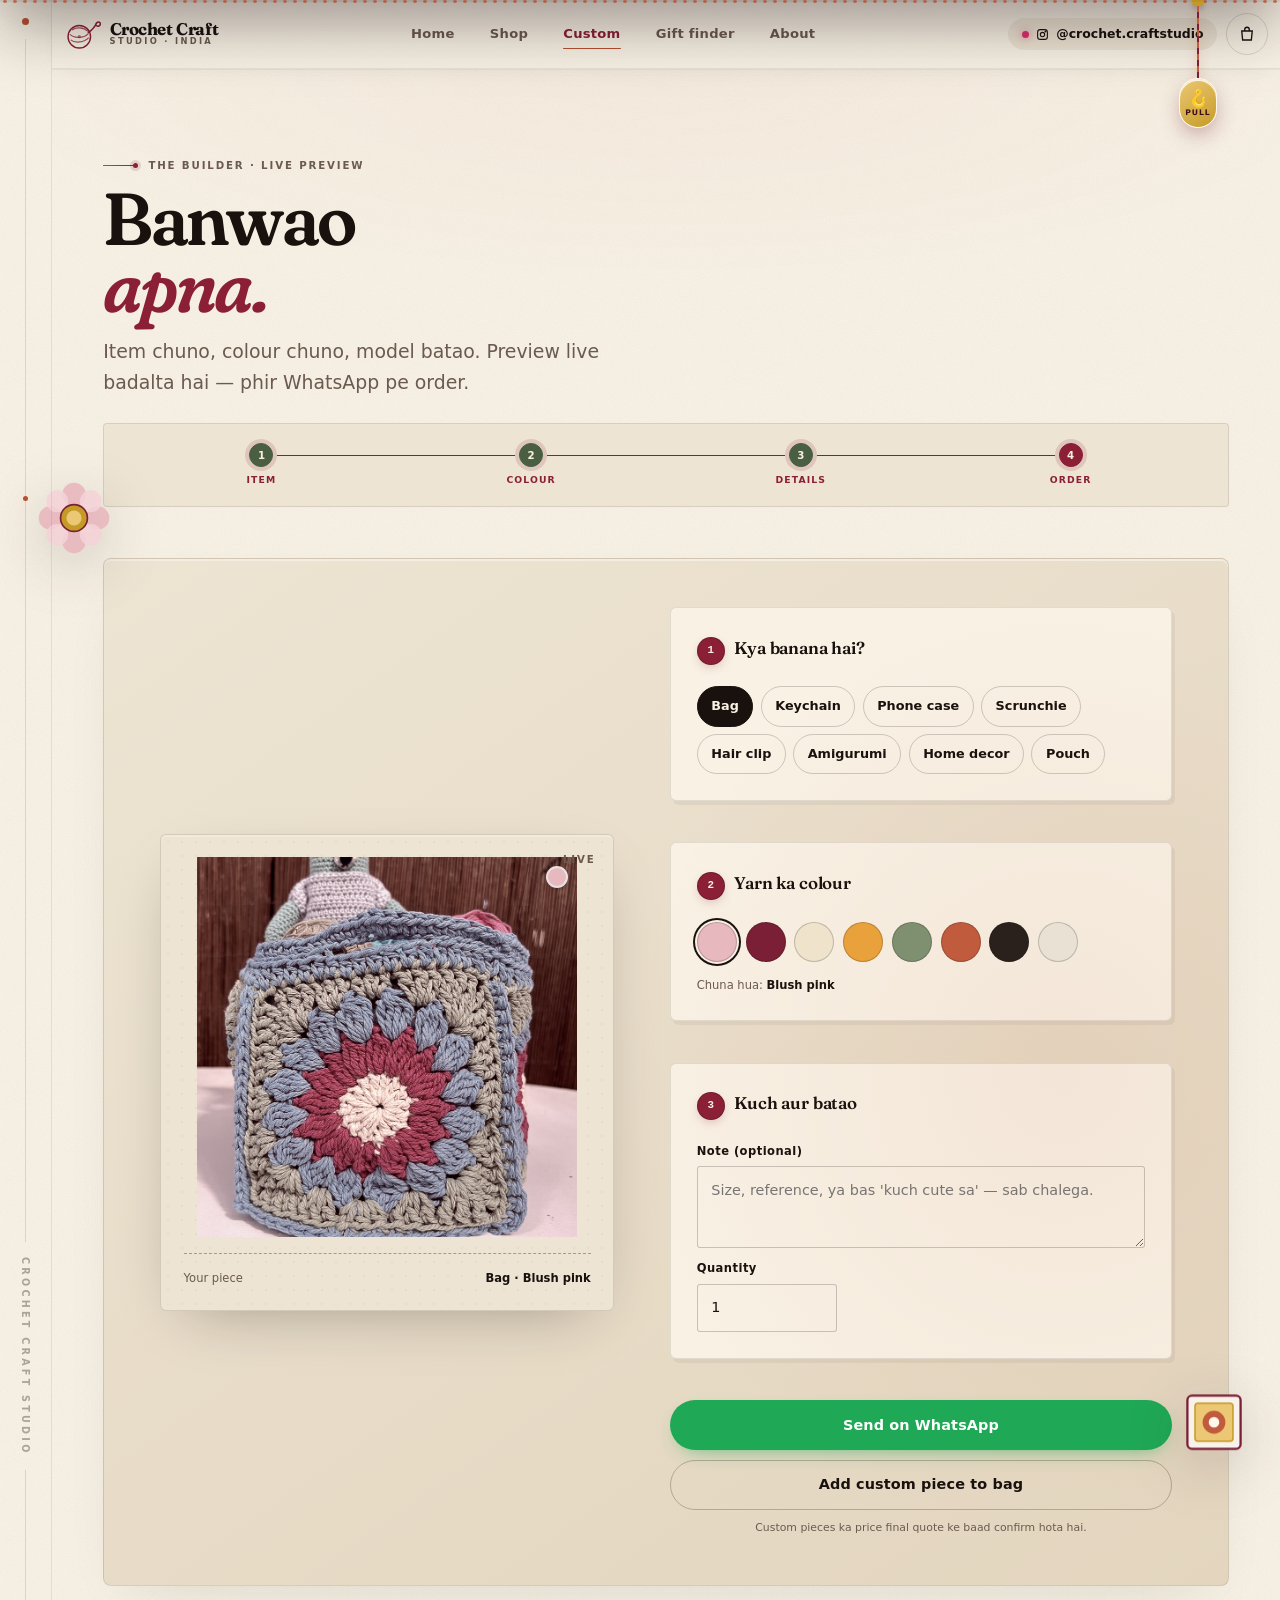
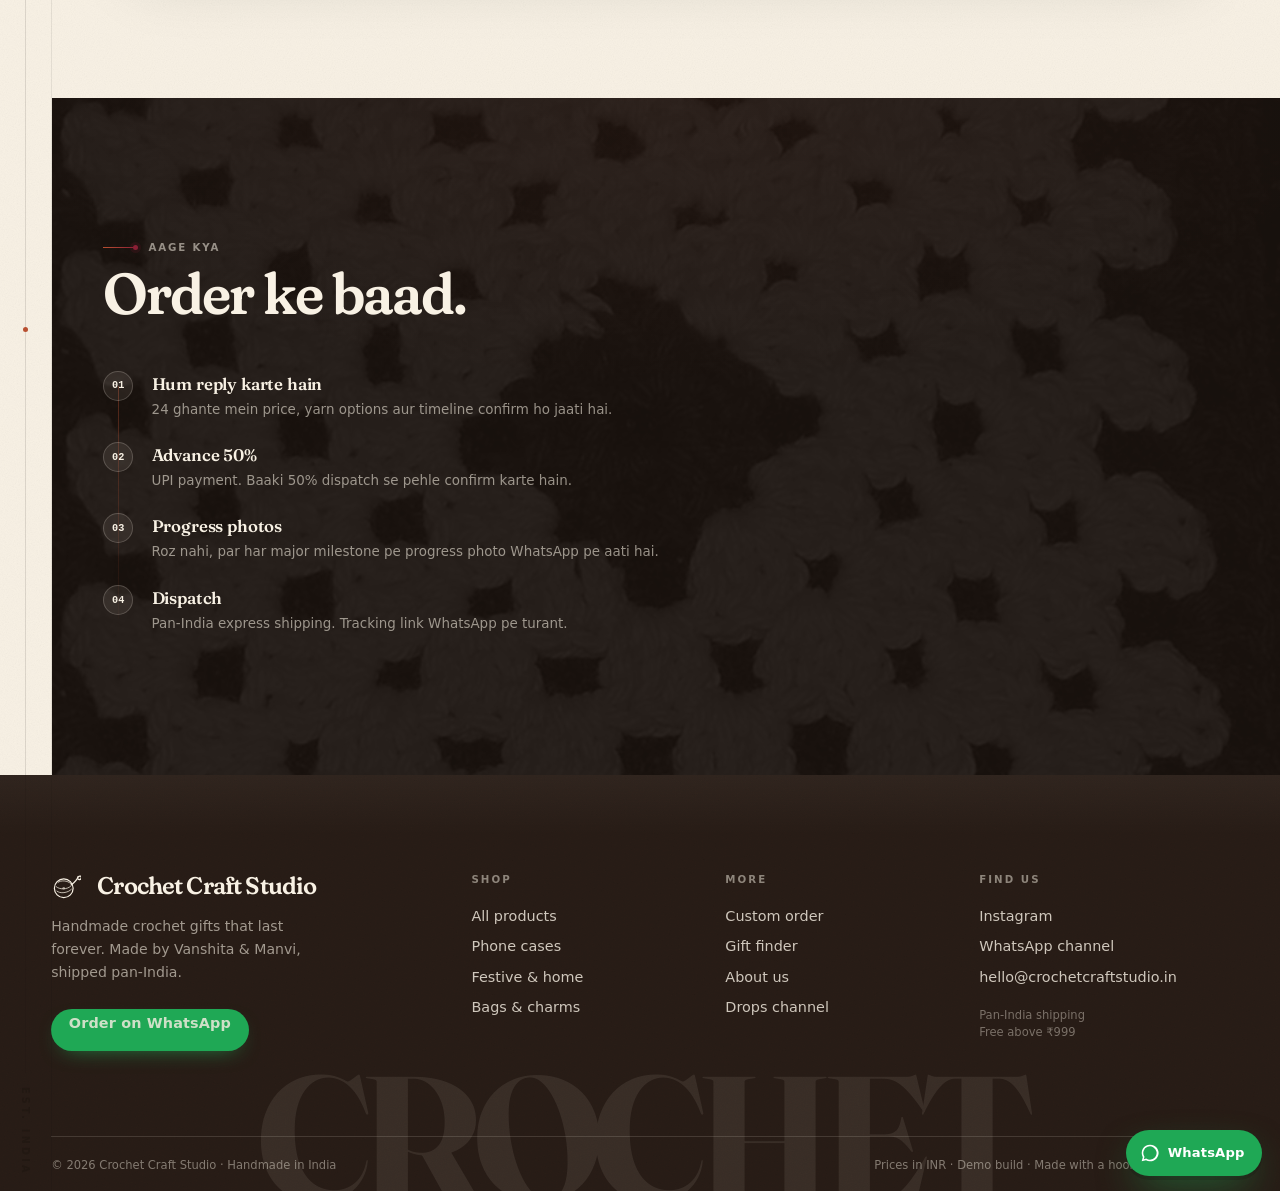
<file: site/custom.html>
<!DOCTYPE html>
<html lang="en">
<head>
<meta charset="utf-8">
<meta name="viewport" content="width=device-width, initial-scale=1">
<title>Custom order — Crochet Craft Studio</title>
<meta name="description" content="Design your own crochet piece: choose the item, the yarn colour and the phone model. Live preview, then order on WhatsApp.">
<link rel="preconnect" href="https://fonts.googleapis.com">
<link rel="preconnect" href="https://fonts.gstatic.com" crossorigin>
<link href="https://fonts.googleapis.com/css2?family=Fraunces:ital,opsz,wght,SOFT,WONK@0,9..144,100..900,0..100,0..1;1,9..144,100..900,0..100,0..1&family=Kalam:wght@300;400;700&display=swap" rel="stylesheet">
<link href="https://api.fontshare.com/v2/css?f[]=satoshi@400,500,700,900&display=swap" rel="stylesheet">
<link rel="stylesheet" href="assets/css/site.css">
<link rel="stylesheet" href="assets/css/pages.css">
<link rel="stylesheet" href="assets/css/v2.css">
<link rel="stylesheet" href="assets/css/v3.css">
</head>
<body data-page="custom">
<main>

  <section class="sec-tight" style="padding-bottom:1.2rem">
    <div class="wrap">
      <div class="shead__k"><i></i><span class="micro">The builder · live preview</span></div>
      <h1 class="d h1" style="font-size:clamp(2.4rem,7vw,4.6rem);margin-top:.7rem">Banwao<br><em class="it" style="color:var(--rose)">apna.</em></h1>
      <p class="lede mt-2">Item chuno, colour chuno, model batao. Preview live badalta hai — phir WhatsApp pe order.</p>

      <div class="build-progress mt-3">
        <div class="build-step active" id="progStep1"><span class="build-step__dot">1</span><span class="build-step__label">Item</span></div>
        <div class="build-step" id="progStep2"><span class="build-step__dot">2</span><span class="build-step__label">Colour</span></div>
        <div class="build-step" id="progStep3"><span class="build-step__dot">3</span><span class="build-step__label">Details</span></div>
        <div class="build-step" id="progStep4"><span class="build-step__dot">4</span><span class="build-step__label">Order</span></div>
      </div>
    </div>
  </section>

  <section style="padding-bottom:clamp(4rem,9vw,7rem)">
    <div class="wrap bld">

      <div class="bld__stage">
        <div class="bld__preview" id="bldPreview"></div>
        <div class="bld__cap">
          <span>Your piece</span>
          <b id="bldLabel">Bag · Blush pink</b>
        </div>
        <div style="position:absolute;top:1rem;right:1.1rem" class="micro">Live</div>
      </div>

      <div class="bld__panel">

        <div class="step">
          <div class="step__h"><span class="step__n"></span><span class="step__t">Kya banana hai?</span></div>
          <div class="opts" id="bldKinds" role="group" aria-label="Item type"></div>
        </div>

        <div class="step">
          <div class="step__h"><span class="step__n"></span><span class="step__t">Yarn ka colour</span></div>
          <div class="swatches" id="bldColors" role="radiogroup" aria-label="Yarn colour"></div>
          <div class="sw__lbl">Chuna hua: <b id="bldColorName" style="color:var(--ink)"></b></div>
        </div>

        <div class="field step" id="bldModelStep" hidden>
          <div class="step__h"><span class="step__n"></span><span class="step__t">Phone model</span></div>
          <label for="bldModelSel" class="sr">Phone model</label>
          <select id="bldModelSel">
            <option value="">Select model</option>
            <option>iPhone 11</option>
            <option>iPhone 12/13</option>
            <option>iPhone 14</option>
            <option>iPhone 15</option>
            <option>iPhone 16</option>
            <option>OnePlus Nord CE</option>
            <option>Samsung A54</option>
            <option>Other (note mein likhna)</option>
          </select>
          <span class="err">Phone case ke liye model chahiye — warna galat size aayega.</span>
        </div>

        <div class="step">
          <div class="step__h"><span class="step__n"></span><span class="step__t">Kuch aur batao</span></div>
          <div class="field">
            <label for="bldNote">Note (optional)</label>
            <textarea id="bldNote" placeholder="Size, reference, ya bas 'kuch cute sa' — sab chalega."></textarea>
          </div>
          <div class="field" style="max-width:140px">
            <label for="bldQty">Quantity</label>
            <input id="bldQty" type="number" min="1" max="20" value="1" inputmode="numeric">
          </div>
        </div>

        <div class="gate" id="bldGate" hidden>
          <b>Ruko.</b> Phone case ke liye model chahiye — warna galat size aayega.
        </div>

        <div style="display:grid;gap:.6rem">
          <button class="btn btn--wa btn--block" id="bldWa">Send on WhatsApp</button>
          <button class="btn btn--ghost btn--block" id="bldAdd">Add custom piece to bag</button>
          <p style="font-size:.68rem;color:var(--ink-soft);text-align:center">Custom pieces ka price final quote ke baad confirm hota hai.</p>
        </div>

      </div>
    </div>
  </section>

  <section class="sec dark">
    <div class="wrap">
      <div class="shead rv">
        <div class="shead__l"><div class="shead__k"><i></i><span class="micro">Aage kya</span></div>
        <h2 class="d h2">Order ke baad.</h2></div>
      </div>
      <div class="proc-list" style="max-width:640px">
        <div class="proc-item rv"><span class="proc-item__n">01</span><div><div class="proc-item__t">Hum reply karte hain</div><div class="proc-item__d">24 ghante mein price, yarn options aur timeline confirm ho jaati hai.</div></div></div>
        <div class="proc-item rv"><span class="proc-item__n">02</span><div><div class="proc-item__t">Advance 50%</div><div class="proc-item__d">UPI payment. Baaki 50% dispatch se pehle confirm karte hain.</div></div></div>
        <div class="proc-item rv"><span class="proc-item__n">03</span><div><div class="proc-item__t">Progress photos</div><div class="proc-item__d">Roz nahi, par har major milestone pe progress photo WhatsApp pe aati hai.</div></div></div>
        <div class="proc-item rv"><span class="proc-item__n">04</span><div><div class="proc-item__t">Dispatch</div><div class="proc-item__d">Pan-India express shipping. Tracking link WhatsApp pe turant.</div></div></div>
      </div>
    </div>
  </section>

</main>
<script src="assets/js/data.js"></script>
<script src="assets/js/art.js"></script>
<script src="assets/js/app.js"></script>
<script src="assets/js/thread.js"></script>
<script src="assets/js/interactions.js"></script>
<script src="assets/js/craft3d.js"></script>
</body>
</html>
</file>
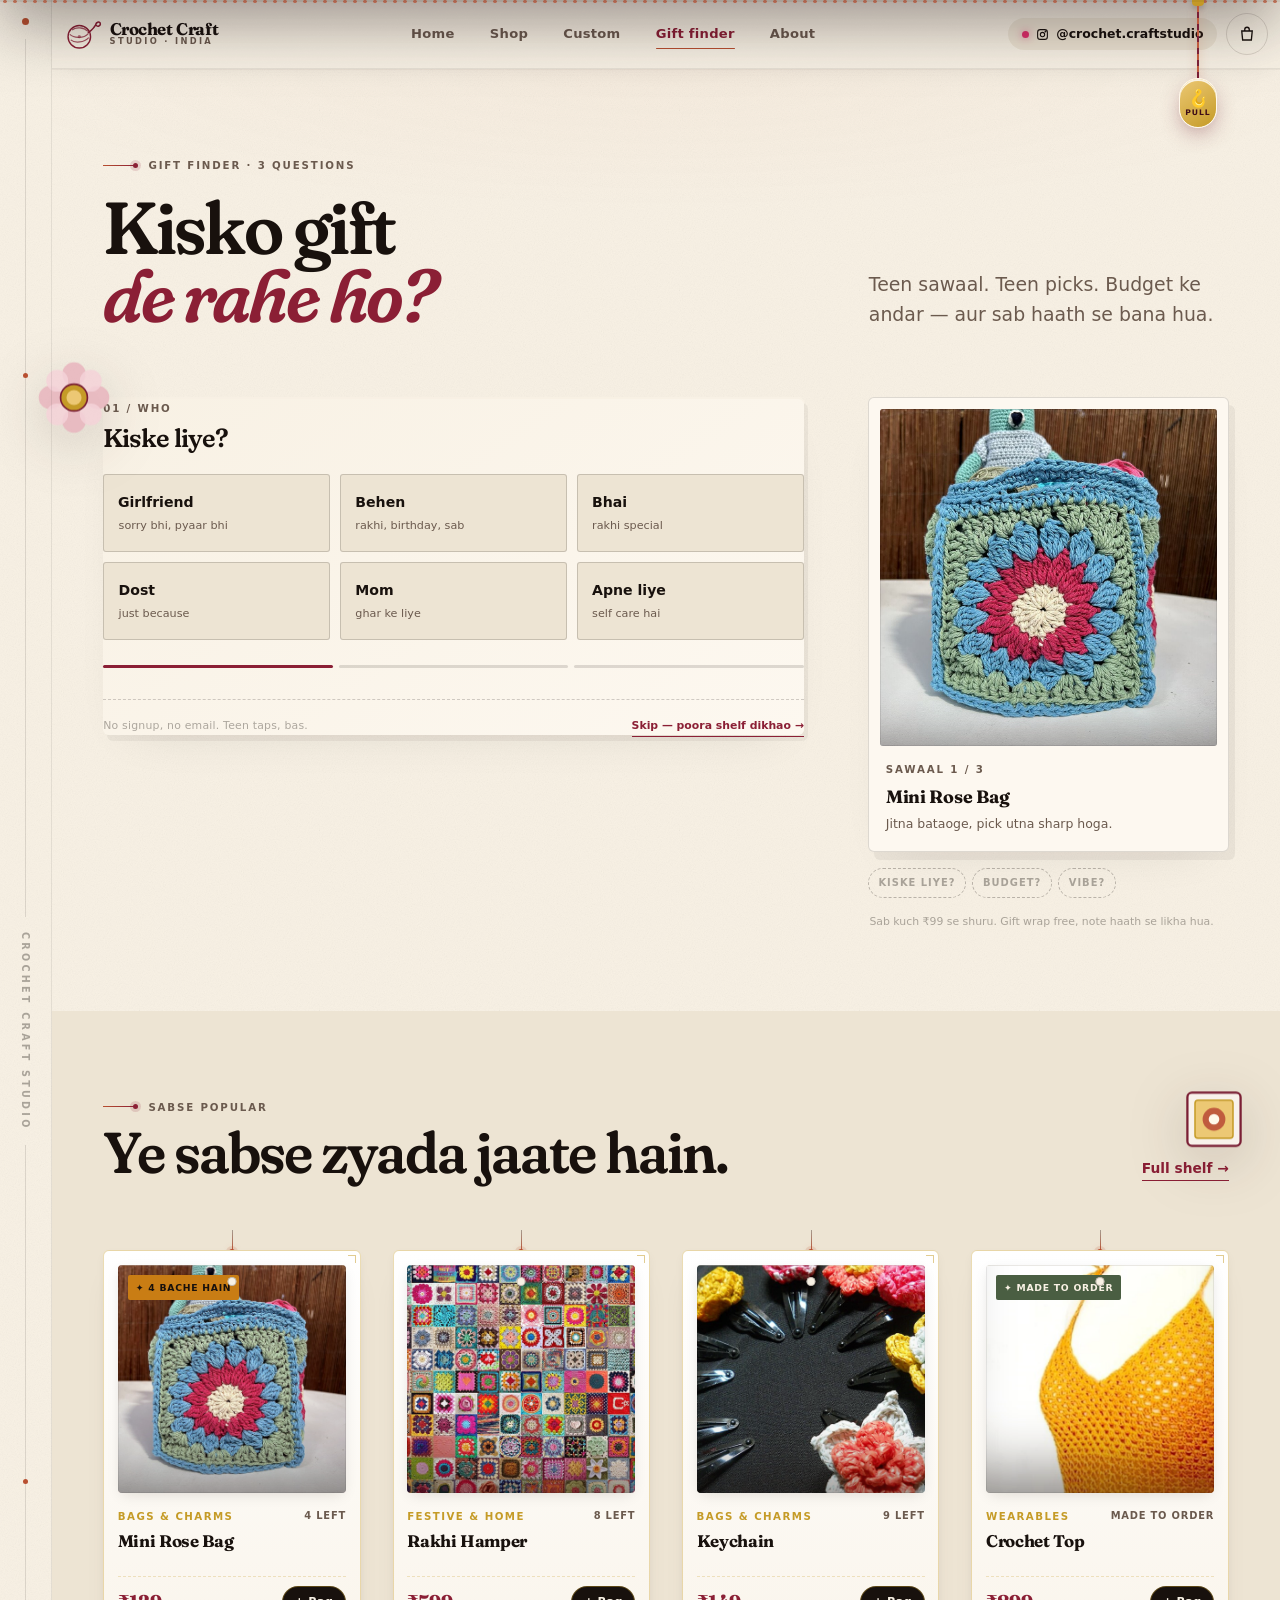
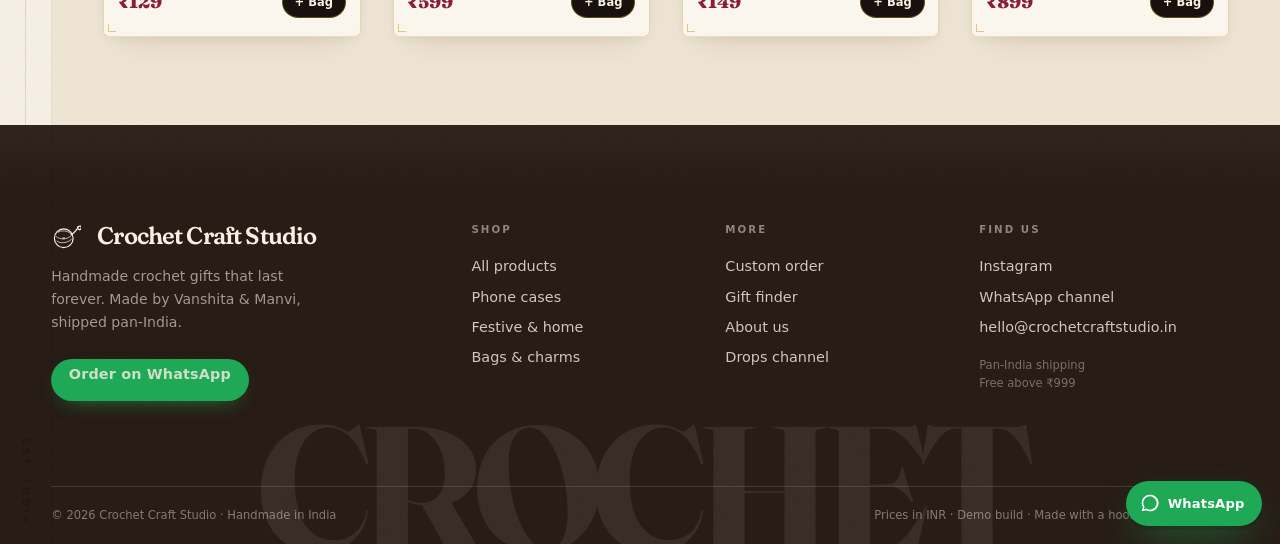
<file: site/gifts.html>
<!DOCTYPE html>
<html lang="en">
<head>
<meta charset="utf-8">
<meta name="viewport" content="width=device-width, initial-scale=1">
<title>Gift finder — Crochet Craft Studio</title>
<meta name="description" content="Three questions, three picks. Find a handmade crochet gift under your budget.">
<link rel="preconnect" href="https://fonts.googleapis.com">
<link rel="preconnect" href="https://fonts.gstatic.com" crossorigin>
<link href="https://fonts.googleapis.com/css2?family=Fraunces:ital,opsz,wght,SOFT,WONK@0,9..144,100..900,0..100,0..1;1,9..144,100..900,0..100,0..1&family=Kalam:wght@300;400;700&display=swap" rel="stylesheet">
<link href="https://api.fontshare.com/v2/css?f[]=satoshi@400,500,700,900&display=swap" rel="stylesheet">
<link rel="stylesheet" href="assets/css/site.css">
<link rel="stylesheet" href="assets/css/pages.css">
<link rel="stylesheet" href="assets/css/v2.css">
<link rel="stylesheet" href="assets/css/v3.css">
</head>
<body data-page="gifts">
<main>

  <section class="sec-tight" style="padding-bottom:1rem">
    <div class="wrap">
      <div class="shead">
        <div class="shead__l">
          <div class="shead__k"><i></i><span class="micro">Gift finder · 3 questions</span></div>
          <h1 class="d h1" style="font-size:clamp(2.4rem,7vw,4.6rem);margin-top:.6rem">Kisko gift<br><em class="it" style="color:var(--rose)">de rahe ho?</em></h1>
        </div>
        <p class="lede" style="max-width:30ch">Teen sawaal. Teen picks. Budget ke andar — aur sab haath se bana hua.</p>
      </div>
    </div>
  </section>

  <section style="padding-bottom:clamp(3rem,7vw,5rem)">
    <div class="wrap giftwrap">

      <div class="gift__main">
        <div class="quiz" id="quizWrap">

          <div class="quiz__q on" data-i="0">
            <div class="micro" style="margin-bottom:.5rem">01 / Who</div>
            <h2 class="d h3" style="font-size:1.6rem">Kiske liye?</h2>
            <div class="quiz__opts">
              <button class="qopt" data-q="who" data-v="gf">Girlfriend <small>sorry bhi, pyaar bhi</small></button>
              <button class="qopt" data-q="who" data-v="behen">Behen <small>rakhi, birthday, sab</small></button>
              <button class="qopt" data-q="who" data-v="bhai">Bhai <small>rakhi special</small></button>
              <button class="qopt" data-q="who" data-v="dost">Dost <small>just because</small></button>
              <button class="qopt" data-q="who" data-v="mom">Mom <small>ghar ke liye</small></button>
              <button class="qopt" data-q="who" data-v="self">Apne liye <small>self care hai</small></button>
            </div>
          </div>

          <div class="quiz__q" data-i="1">
            <div class="micro" style="margin-bottom:.5rem">02 / Budget</div>
            <h2 class="d h3" style="font-size:1.6rem">Kitna soch rakha hai?</h2>
            <div class="quiz__opts">
              <button class="qopt" data-q="budget" data-v="low">₹250 tak <small>chhota, cute</small></button>
              <button class="qopt" data-q="budget" data-v="mid">₹250–450 <small>the sweet spot</small></button>
              <button class="qopt" data-q="budget" data-v="high">₹450+ <small>hamper territory</small></button>
            </div>
          </div>

          <div class="quiz__q" data-i="2">
            <div class="micro" style="margin-bottom:.5rem">03 / Vibe</div>
            <h2 class="d h3" style="font-size:1.6rem">Kaisa gift?</h2>
            <div class="quiz__opts">
              <button class="qopt" data-q="vibe" data-v="wear">Pehna jaaye <small>bag, clip, top</small></button>
              <button class="qopt" data-q="vibe" data-v="decor">Ghar sajaye <small>diya, hanging</small></button>
              <button class="qopt" data-q="vibe" data-v="gift">Bas gift lage <small>keychain, rakhi</small></button>
            </div>
          </div>

          <div class="quiz__prog" aria-hidden="true"><i class="on"></i><i></i><i></i></div>
          <div class="quiz__foot">
            <span class="quiz__fine">No signup, no email. Teen taps, bas.</span>
            <a class="link-u" id="quizSkip" href="shop.html">Skip — poora shelf dikhao →</a>
          </div>
        </div>

        <div id="giftResults" hidden></div>
      </div>

      <aside class="gift__side">
        <div class="gift__card">
          <div class="gift__art" id="giftArt">
            <img src="assets/img/p-mini-rose-bag.jpg" alt="Gift suggestion" width="1000" height="1250">
          </div>
          <div class="gift__meta">
            <div class="micro" id="giftStep">Sawaal 1 / 3</div>
            <div class="gift__title" id="giftTitle">Mini Rose Bag</div>
            <p class="gift__sub" id="giftSub">Jitna bataoge, pick utna sharp hoga.</p>
          </div>
        </div>
        <div class="gift__chips" id="giftChips">
          <span class="gift__chip">Kiske liye?</span>
          <span class="gift__chip">Budget?</span>
          <span class="gift__chip">Vibe?</span>
        </div>
        <div class="gift__note">Sab kuch ₹99 se shuru. Gift wrap free, note haath se likha hua.</div>
      </aside>

    </div>
  </section>

  <section class="sec-tight" style="background:var(--paper-2)">
    <div class="wrap">
      <div class="shead">
        <div class="shead__l">
          <div class="shead__k"><i></i><span class="micro">Sabse popular</span></div>
          <h2 class="d h2">Ye sabse zyada jaate hain.</h2>
        </div>
        <a class="link-u" href="shop.html">Full shelf →</a>
      </div>
      <div class="tags" id="giftPopular"></div>
    </div>
  </section>

</main>
<script src="assets/js/data.js"></script>
<script src="assets/js/art.js"></script>
<script src="assets/js/app.js"></script>
<script src="assets/js/thread.js"></script>
<script src="assets/js/interactions.js"></script>
<script src="assets/js/craft3d.js"></script>
</body>
</html>
</file>
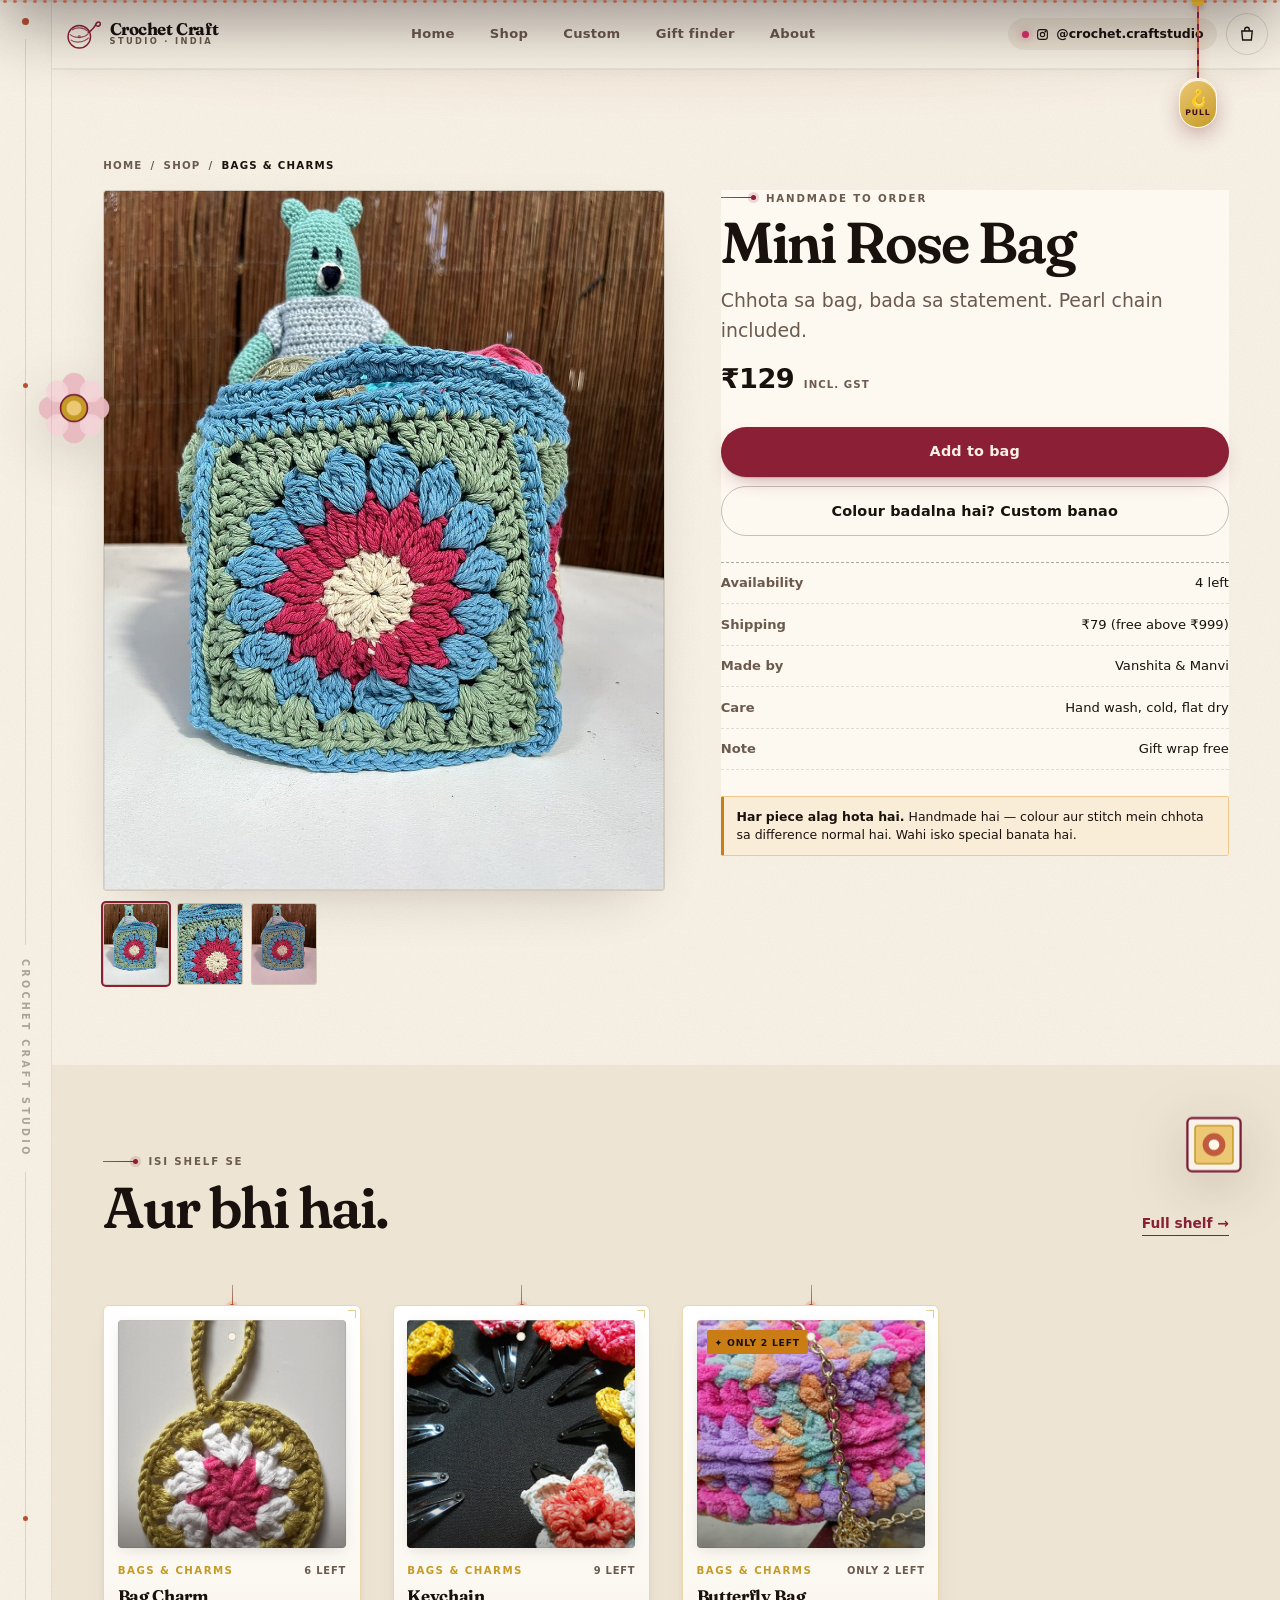
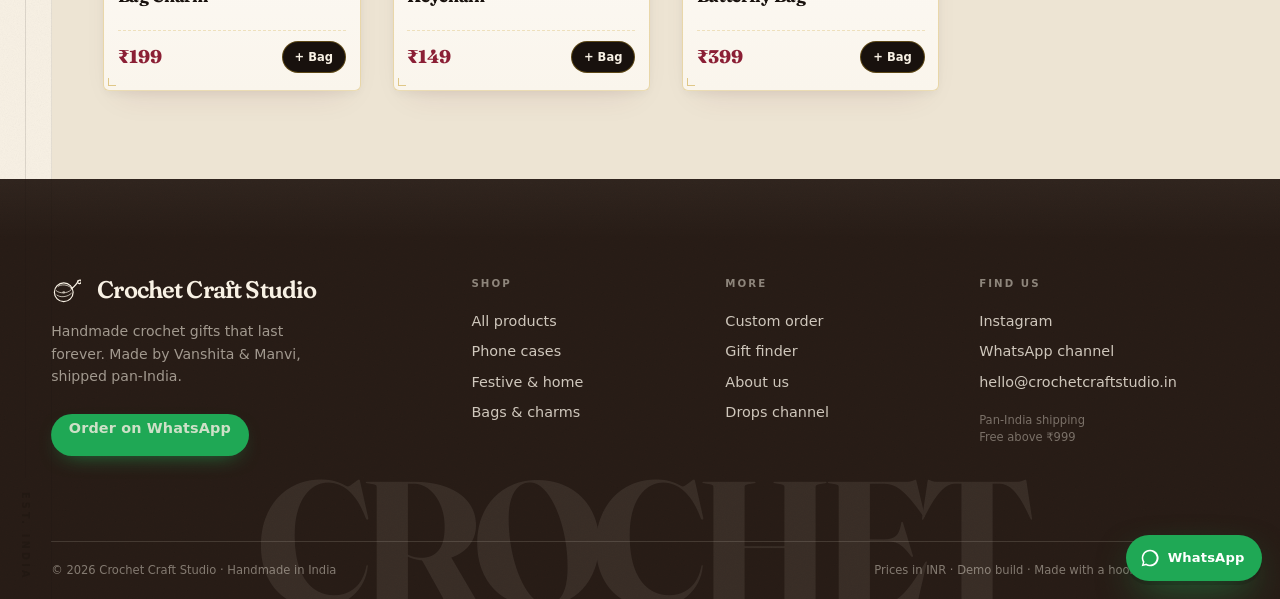
<file: site/product.html>
<!DOCTYPE html>
<html lang="en">
<head>
<meta charset="utf-8">
<meta name="viewport" content="width=device-width, initial-scale=1">
<title>Piece — Crochet Craft Studio</title>
<meta name="description" content="Handmade crochet piece by Crochet Craft Studio. Prices in INR, made to order, pan-India shipping.">
<link rel="preconnect" href="https://fonts.googleapis.com">
<link rel="preconnect" href="https://fonts.gstatic.com" crossorigin>
<link href="https://fonts.googleapis.com/css2?family=Fraunces:ital,opsz,wght,SOFT,WONK@0,9..144,100..900,0..100,0..1;1,9..144,100..900,0..100,0..1&family=Kalam:wght@300;400;700&display=swap" rel="stylesheet">
<link href="https://api.fontshare.com/v2/css?f[]=satoshi@400,500,700,900&display=swap" rel="stylesheet">
<link rel="stylesheet" href="assets/css/site.css">
<link rel="stylesheet" href="assets/css/pages.css">
<link rel="stylesheet" href="assets/css/v2.css">
<link rel="stylesheet" href="assets/css/v3.css">
</head>
<body data-page="pdp">
<main>

  <section class="sec-tight" style="padding-bottom:1rem">
    <div class="wrap">
      <nav class="micro" style="letter-spacing:.12em;display:flex;gap:.5rem;flex-wrap:wrap" aria-label="Breadcrumb">
        <a href="index.html">Home</a><span>/</span><a href="shop.html">Shop</a><span>/</span>
        <span id="pdpCat" style="color:var(--ink)"></span>
      </nav>
    </div>
  </section>

  <section style="padding-bottom:clamp(3rem,7vw,5rem)">
    <div class="wrap pdp">
      <div class="pdp__gal">
        <div class="pdp__main" id="pdpArt"></div>
        <div class="pdp__thumbs" id="pdpThumbs"></div>
      </div>

      <div class="pdp__info">
        <div class="shead__k"><i></i><span class="micro">Handmade to order</span></div>
        <h1 class="d h1" id="pdpName" style="font-size:clamp(2.2rem,5.6vw,3.6rem);margin-top:.6rem"></h1>
        <div class="hand" id="pdpNameHi" style="font-size:1.7rem;color:var(--rose);margin-top:.2rem"></div>
        <p class="lede mt-2" id="pdpDesc"></p>

        <div class="pdp__price"><b id="pdpPrice"></b><span class="micro" style="letter-spacing:.1em">incl. GST</span></div>

        <div class="field mt-3" id="pdpModel" hidden>
          <label for="pdpModelSel">Phone model <span style="color:var(--rose)">*</span></label>
          <select id="pdpModelSel"></select>
          <span class="err" id="pdpModelErr">Model chuno — warna galat size aayega.</span>
        </div>

        <div class="mt-3" style="display:grid;gap:.6rem">
          <button class="btn btn--block" id="pdpAdd">Add to bag</button>
          <a class="btn btn--ghost btn--block" href="custom.html">Colour badalna hai? Custom banao</a>
        </div>

        <div class="pdp__specs">
          <div class="pdp__spec"><span>Availability</span><span id="pdpStock"></span></div>
          <div class="pdp__spec"><span>Shipping</span><span id="pdpShip"></span></div>
          <div class="pdp__spec"><span>Made by</span><span>Vanshita &amp; Manvi</span></div>
          <div class="pdp__spec"><span>Care</span><span>Hand wash, cold, flat dry</span></div>
          <div class="pdp__spec"><span>Note</span><span>Gift wrap free</span></div>
        </div>

        <div class="gate mt-3">
          <b>Har piece alag hota hai.</b> Handmade hai — colour aur stitch mein chhota sa difference normal hai. Wahi isko special banata hai.
        </div>
      </div>
    </div>
  </section>

  <section class="sec-tight" style="background:var(--paper-2)">
    <div class="wrap">
      <div class="shead">
        <div class="shead__l"><div class="shead__k"><i></i><span class="micro">Isi shelf se</span></div>
        <h2 class="d h2">Aur bhi hai.</h2></div>
        <a class="link-u" href="shop.html">Full shelf →</a>
      </div>
      <div class="tags" id="pdpRelated"></div>
    </div>
  </section>

</main>
<script src="assets/js/data.js"></script>
<script src="assets/js/art.js"></script>
<script src="assets/js/app.js"></script>
<script src="assets/js/thread.js"></script>
<script src="assets/js/interactions.js"></script>
<script src="assets/js/craft3d.js"></script>
</body>
</html>
</file>
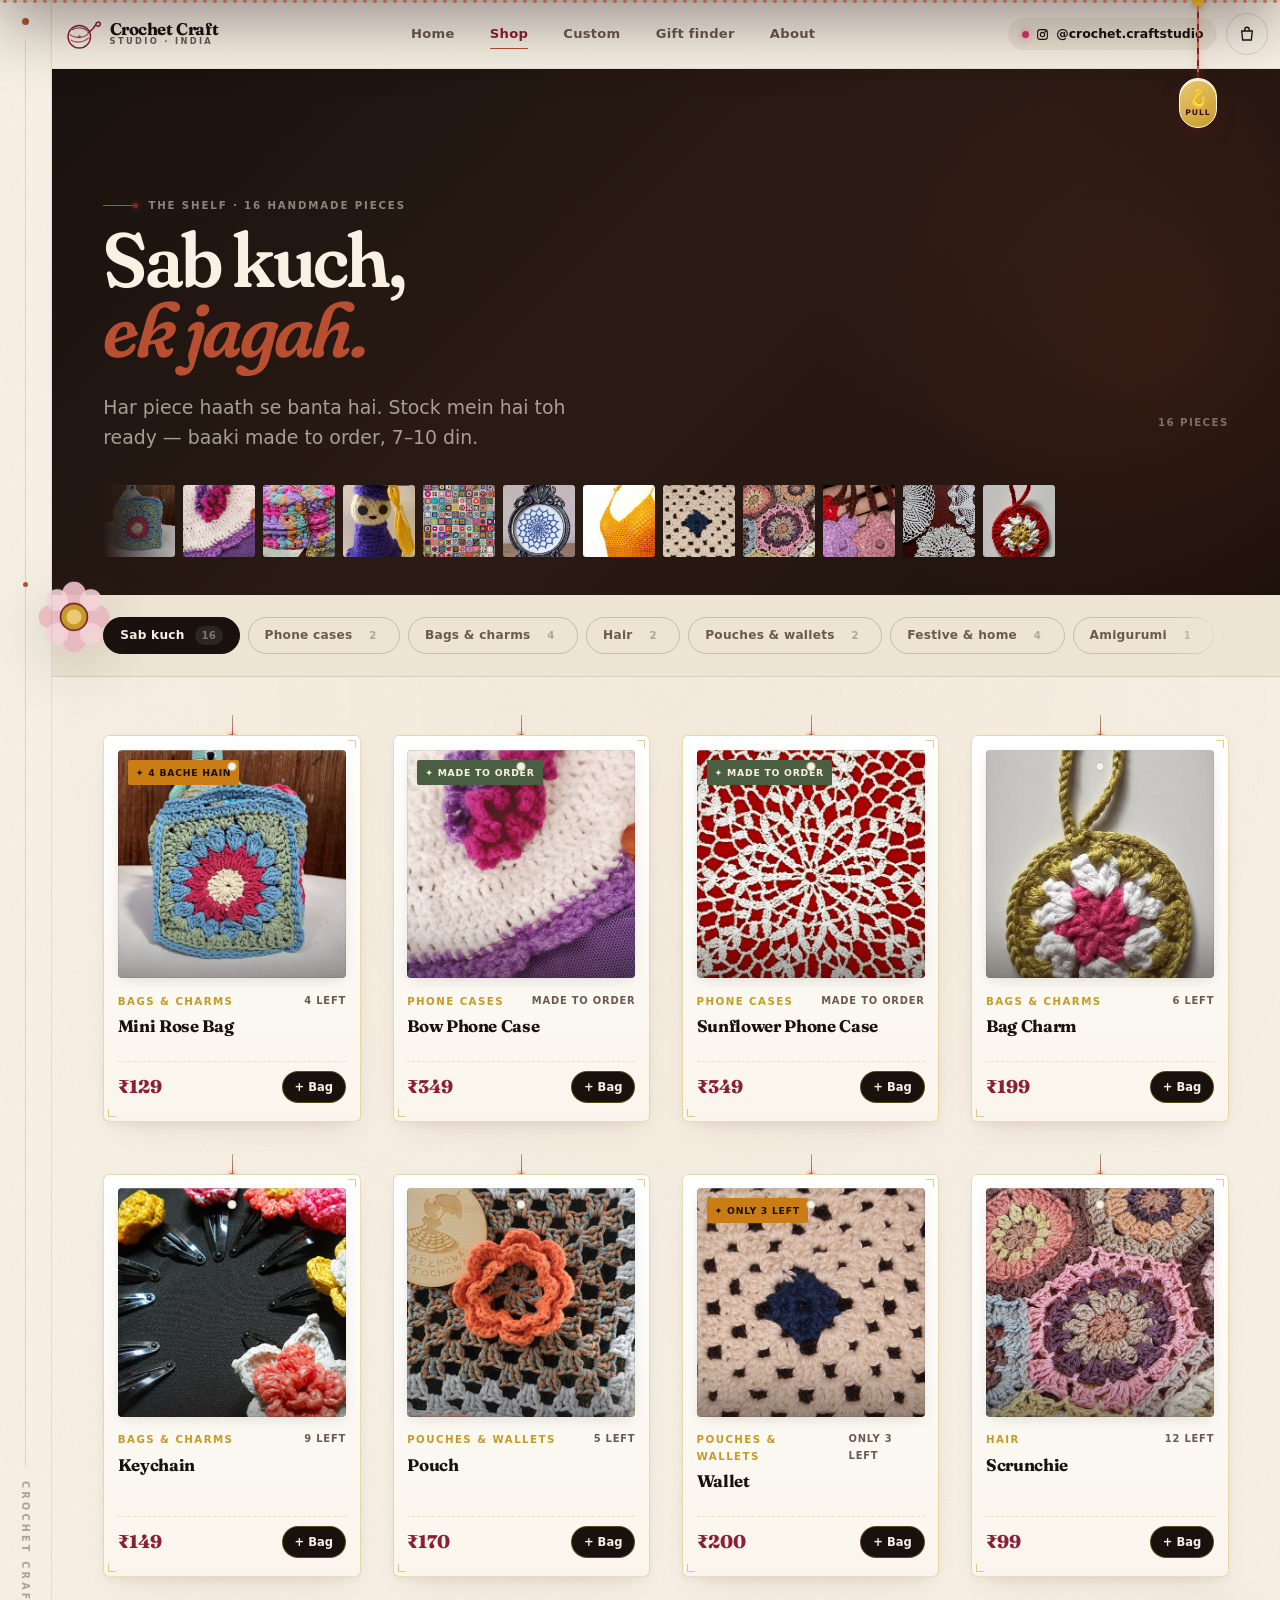
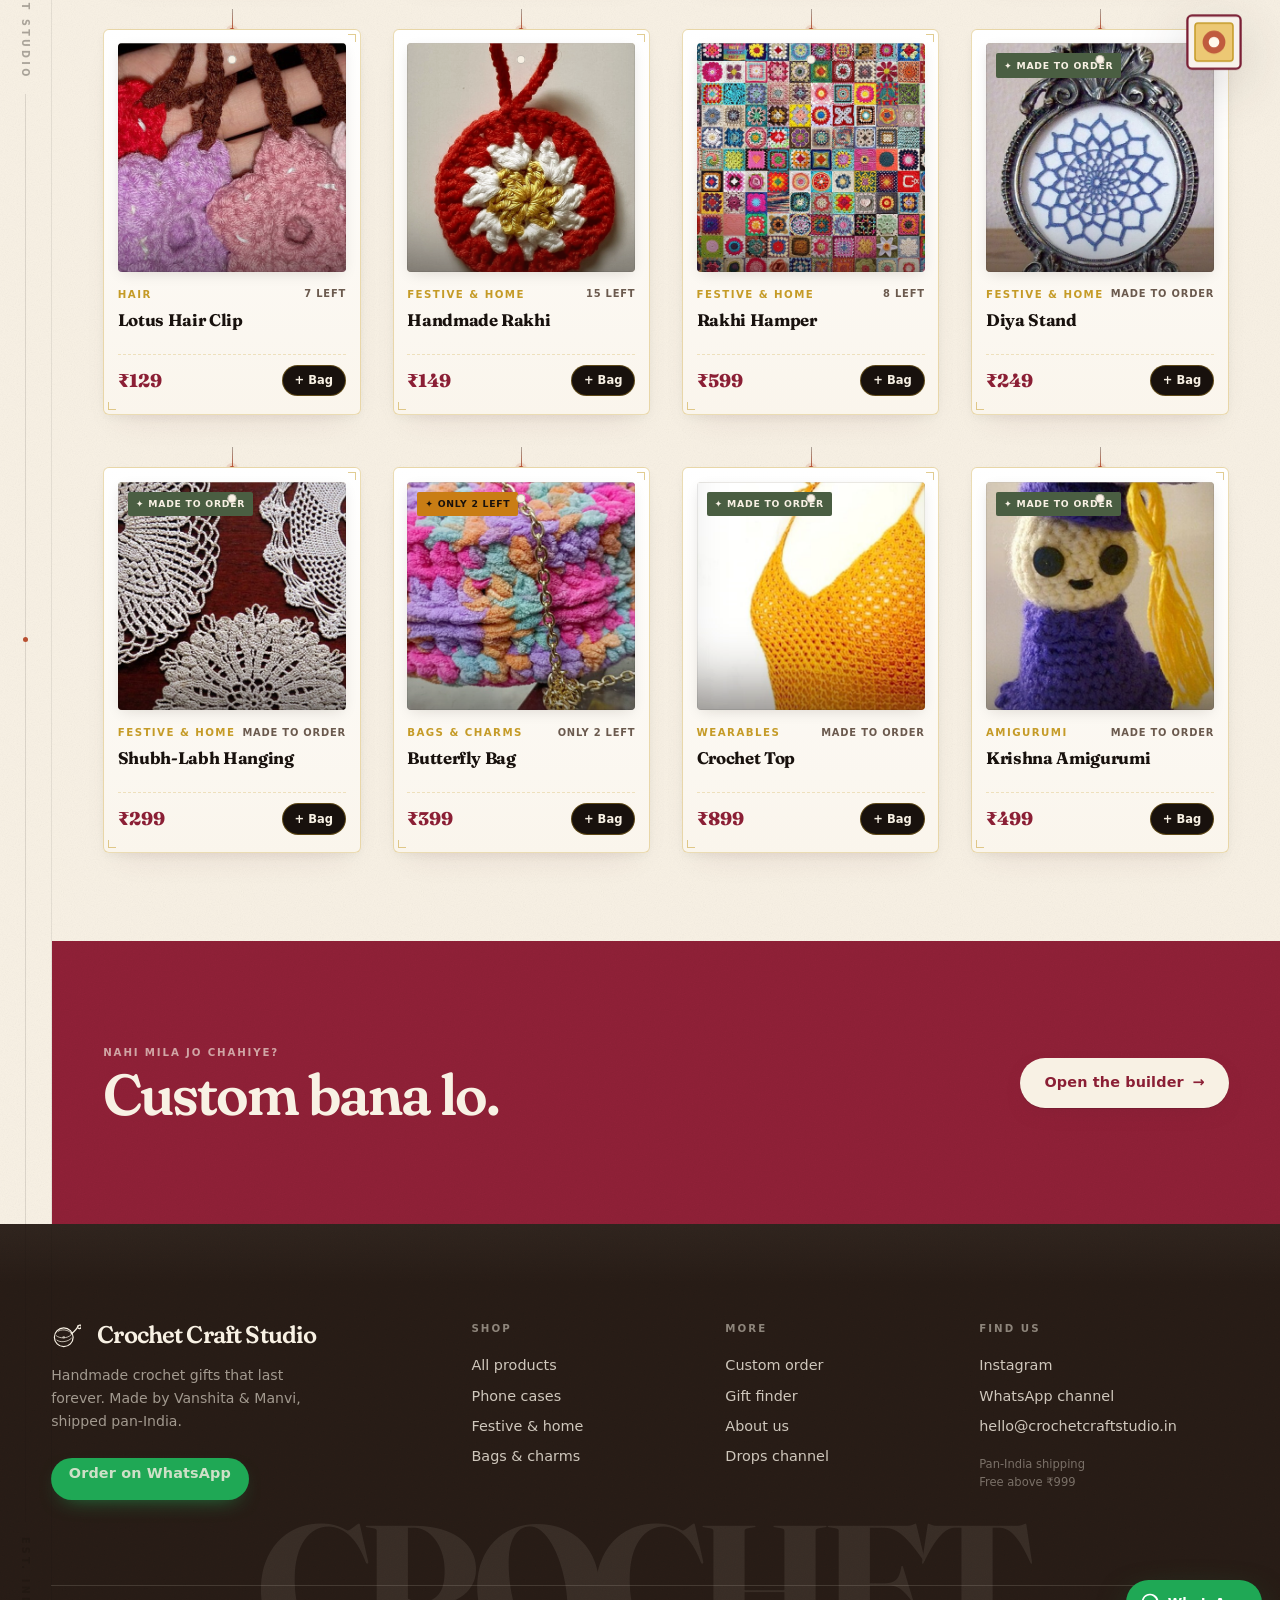
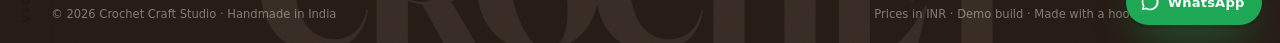
<file: site/shop.html>
<!DOCTYPE html>
<html lang="en">
<head>
<meta charset="utf-8">
<meta name="viewport" content="width=device-width, initial-scale=1">
<title>Shop — Crochet Craft Studio</title>
<meta name="description" content="All handmade crochet pieces: phone cases, bags, keychains, festive hampers and amigurumi. Prices in INR, pan-India shipping.">
<link rel="preconnect" href="https://fonts.googleapis.com">
<link rel="preconnect" href="https://fonts.gstatic.com" crossorigin>
<link href="https://fonts.googleapis.com/css2?family=Fraunces:ital,opsz,wght,SOFT,WONK@0,9..144,100..900,0..100,0..1;1,9..144,100..900,0..100,0..1&family=Kalam:wght@300;400;700&display=swap" rel="stylesheet">
<link href="https://api.fontshare.com/v2/css?f[]=satoshi@400,500,700,900&display=swap" rel="stylesheet">
<link rel="stylesheet" href="assets/css/site.css">
<link rel="stylesheet" href="assets/css/pages.css">
<link rel="stylesheet" href="assets/css/v2.css">
<link rel="stylesheet" href="assets/css/v3.css">
</head>
<body data-page="shop">
<main>

  <!-- ============ SHOP HERO BANNER ============ -->
  <section class="shop-banner">
    <div class="shop-banner__glow" aria-hidden="true"></div>
    <div class="wrap" style="position:relative;z-index:2;padding-block:clamp(2.6rem,5vw,4rem) clamp(1.6rem,3vw,2.8rem)">
      <div class="shead__k" style="color:rgba(248,241,228,.5)"><i style="background:var(--thread)"></i><span class="micro" style="color:rgba(248,241,228,.5)">The shelf · 16 handmade pieces</span></div>
      <h1 class="d h1" style="font-size:clamp(2.4rem,7vw,4.8rem);margin-top:.7rem;color:var(--paper)">Sab kuch,<br><em class="it" style="color:var(--thread)">ek jagah.</em></h1>
      <div class="flex between center wrapf mt-3" style="gap:1rem">
        <p class="lede" style="max-width:42ch;color:rgba(248,241,228,.62)">Har piece haath se banta hai. Stock mein hai toh ready — baaki made to order, 7–10 din.</p>
        <p class="micro" id="resultCount" style="letter-spacing:.14em;color:rgba(248,241,228,.4)"></p>
      </div>
      <!-- product photo strip -->
      <div style="display:flex;gap:.5rem;overflow:hidden;margin-top:2rem;border-radius:4px 4px 0 0;height:72px;-webkit-mask-image:linear-gradient(90deg,transparent,#000 8%,#000 92%,transparent);mask-image:linear-gradient(90deg,transparent,#000 8%,#000 92%,transparent)">
        <div style="flex:0 0 auto;width:72px;height:72px;border-radius:3px;overflow:hidden"><img src="assets/img/p-mini-rose-bag.jpg" alt="" loading="lazy" style="width:100%;height:100%;object-fit:cover"></div>
        <div style="flex:0 0 auto;width:72px;height:72px;border-radius:3px;overflow:hidden"><img src="assets/img/p-bow-phone-case.jpg" alt="" loading="lazy" style="width:100%;height:100%;object-fit:cover"></div>
        <div style="flex:0 0 auto;width:72px;height:72px;border-radius:3px;overflow:hidden"><img src="assets/img/p-butterfly-bag.jpg" alt="" loading="lazy" style="width:100%;height:100%;object-fit:cover"></div>
        <div style="flex:0 0 auto;width:72px;height:72px;border-radius:3px;overflow:hidden"><img src="assets/img/p-krishna-amigurumi.jpg" alt="" loading="lazy" style="width:100%;height:100%;object-fit:cover"></div>
        <div style="flex:0 0 auto;width:72px;height:72px;border-radius:3px;overflow:hidden"><img src="assets/img/p-rakhi-hamper.jpg" alt="" loading="lazy" style="width:100%;height:100%;object-fit:cover"></div>
        <div style="flex:0 0 auto;width:72px;height:72px;border-radius:3px;overflow:hidden"><img src="assets/img/p-diya-stand.jpg" alt="" loading="lazy" style="width:100%;height:100%;object-fit:cover"></div>
        <div style="flex:0 0 auto;width:72px;height:72px;border-radius:3px;overflow:hidden"><img src="assets/img/p-crochet-top.jpg" alt="" loading="lazy" style="width:100%;height:100%;object-fit:cover"></div>
        <div style="flex:0 0 auto;width:72px;height:72px;border-radius:3px;overflow:hidden"><img src="assets/img/p-wallet.jpg" alt="" loading="lazy" style="width:100%;height:100%;object-fit:cover"></div>
        <div style="flex:0 0 auto;width:72px;height:72px;border-radius:3px;overflow:hidden"><img src="assets/img/p-scrunchie.jpg" alt="" loading="lazy" style="width:100%;height:100%;object-fit:cover"></div>
        <div style="flex:0 0 auto;width:72px;height:72px;border-radius:3px;overflow:hidden"><img src="assets/img/p-lotus-hair-clip.jpg" alt="" loading="lazy" style="width:100%;height:100%;object-fit:cover"></div>
        <div style="flex:0 0 auto;width:72px;height:72px;border-radius:3px;overflow:hidden"><img src="assets/img/p-shubh-labh-hanging.jpg" alt="" loading="lazy" style="width:100%;height:100%;object-fit:cover"></div>
        <div style="flex:0 0 auto;width:72px;height:72px;border-radius:3px;overflow:hidden"><img src="assets/img/p-rakhi.jpg" alt="" loading="lazy" style="width:100%;height:100%;object-fit:cover"></div>
      </div>
    </div>
  </section>

  <!-- filter bar -->
  <div class="shopbar" style="background:var(--paper-2);border-bottom:1px solid rgba(24,17,13,.1);position:sticky;top:68px;z-index:40;backdrop-filter:blur(10px)">
    <div class="wrap"><div class="filter-row shopbar__in" id="shopFilters"></div></div>
  </div>

  <section class="sec-tight" style="padding-top:2.4rem">
    <div class="wrap"><div class="tags" id="shopGrid"></div></div>
  </section>

  <section class="band">
    <div class="wrap band__in">
      <div>
        <div class="micro" style="color:rgba(244,237,224,.65)">Nahi mila jo chahiye?</div>
        <h2 class="d h2" style="margin-top:.5rem;max-width:20ch">Custom bana lo.</h2>
      </div>
      <a class="btn" style="--bg:var(--paper);--fg:var(--rose)" href="custom.html">Open the builder <span class="ar">→</span></a>
    </div>
  </section>

</main>
<script src="assets/js/data.js"></script>
<script src="assets/js/art.js"></script>
<script src="assets/js/app.js"></script>
<script src="assets/js/thread.js"></script>
<script src="assets/js/interactions.js"></script>
<script src="assets/js/craft3d.js"></script>
</body>
</html>
</file>
<file: site/assets/css/site.css>
/* ==========================================================================
   Crochet Craft Studio — "Dhaaga" design system
   One file. Every page reads these. Change a token here, every page follows.
   ========================================================================== */

/* ---------- 1. tokens ---------- */
:root {
  /* surface */
  --paper:      #f4ede0;
  --paper-2:    #ece1cf;
  --paper-3:    #e3d5bf;
  --ink:        #1e1714;
  --ink-2:      #2b211c;
  --ink-soft:   #6b5a50;
  --ink-faint:  rgba(30, 23, 20, .38);

  /* brand */
  --rose:       #7a1f35;
  --rose-lit:   #a83e5b;
  --blush:      #e8b8bf;
  --thread:     #c05b3e;
  --sun:        #e9a13b;
  --sage:       #55684c;
  --wa:         #1fa855;

  /* type */
  --display: "Fraunces", "Playfair Display", Georgia, serif;
  --hand:    "Kalam", "Caveat", cursive;
  --sans:    "Satoshi", "Inter", -apple-system, "Segoe UI", system-ui, sans-serif;
  --mono:    "JetBrains Mono", ui-monospace, "SF Mono", Menlo, monospace;

  /* geometry */
  --pad: clamp(1.25rem, 4vw, 4.5rem);
  --max: 1240px;
  --rail: 52px;

  /* motion */
  --ease: cubic-bezier(.22, 1, .36, 1);
  --ease-thread: cubic-bezier(.65, 0, .35, 1);

  /* texture: procedural grain, zero image bytes */
  --grain: url("data:image/svg+xml,%3Csvg xmlns='http://www.w3.org/2000/svg' width='200' height='200'%3E%3Cfilter id='n'%3E%3CfeTurbulence type='fractalNoise' baseFrequency='.82' numOctaves='4' stitchTiles='stitch'/%3E%3CfeColorMatrix type='saturate' values='0'/%3E%3C/filter%3E%3Crect width='200' height='200' filter='url(%23n)' opacity='.5'/%3E%3C/svg%3E");
}

/* ---------- 2. reset ---------- */
*, *::before, *::after { box-sizing: border-box; }
* { margin: 0; }
html { -webkit-text-size-adjust: 100%; scroll-behavior: smooth; overflow-x: clip; }
body {
  font-family: var(--sans);
  font-size: 1rem;
  line-height: 1.62;
  color: var(--ink);
  background: var(--paper);
  -webkit-font-smoothing: antialiased;
  overflow-x: clip;
  max-width: 100vw;
}
img, svg, video { display: block; max-width: 100%; }
button, input, textarea, select { font: inherit; color: inherit; }
a { color: inherit; text-decoration: none; }
ul, ol { list-style: none; padding: 0; }
[hidden] { display: none !important; }

/* grain, above the paper, below content */
body::after {
  content: "";
  position: fixed; inset: 0;
  background-image: var(--grain);
  background-size: 200px 200px;
  opacity: .16;
  mix-blend-mode: multiply;
  pointer-events: none;
  z-index: 1;
}

::selection { background: var(--rose); color: var(--paper); }

:focus-visible {
  outline: 2px solid var(--rose-lit);
  outline-offset: 3px;
  border-radius: 2px;
}

/* ---------- 3. type ---------- */
.d  { font-family: var(--display); font-variation-settings: "SOFT" 80, "WONK" 1; font-weight: 600; line-height: .92; letter-spacing: -.035em; text-wrap: balance; }
.h1 { font-size: clamp(2.9rem, 8.6vw, 6.4rem); }
.h2 { font-size: clamp(2rem, 5.2vw, 3.6rem); }
.h3 { font-size: clamp(1.3rem, 2.8vw, 1.8rem); line-height: 1.05; }
.hand { font-family: var(--hand); font-weight: 400; line-height: 1.1; }
.it { font-style: italic; font-variation-settings: "SOFT" 100, "WONK" 1; }
.micro {
  font-size: .64rem; letter-spacing: .18em; text-transform: uppercase;
  font-weight: 700; color: var(--ink-soft);
}
.num { font-variant-numeric: tabular-nums; }
.lede { font-size: clamp(1.02rem, 1.6vw, 1.18rem); color: var(--ink-soft); max-width: 46ch; }

/* ---------- 4. layout ---------- */
.wrap { width: min(100% - (var(--pad) * 2), var(--max)); margin-inline: auto; }
.sec { padding-block: clamp(4.5rem, 11vw, 9rem); position: relative; }
.sec-tight { padding-block: clamp(3rem, 7vw, 5.5rem); }
.rule { border: 0; border-top: 1px dashed var(--ink-faint); }

/* the fixed left rail — instantly not a template */
.rail {
  position: fixed; inset-block: 0; left: 0; width: var(--rail);
  display: flex; align-items: center; justify-content: space-between;
  flex-direction: column; padding-block: 1.1rem;
  border-right: 1px solid rgba(30,23,20,.1);
  z-index: 60; pointer-events: none;
}
.rail__txt {
  writing-mode: vertical-rl; font-size: .6rem; letter-spacing: .34em;
  text-transform: uppercase; color: var(--ink-faint); font-weight: 700;
}
.rail__dot { width: 7px; height: 7px; border-radius: 50%; background: var(--thread); }
.rail__line { flex: 1; width: 1px; background: rgba(30,23,20,.12); margin-block: .9rem; position: relative; }
.rail__line::after {
  content: ""; position: absolute; left: -2px; top: 0; width: 5px; height: 5px;
  border-radius: 50%; background: var(--thread);
  animation: railDrop 9s var(--ease-thread) infinite;
}
@keyframes railDrop { 0%,100% { top: 0; opacity: 0 } 12%,88% { opacity: 1 } 50% { top: calc(100% - 5px) } }

/* ---------- 5. header ---------- */
.hdr {
  position: sticky; top: 0; z-index: 70;
  background: color-mix(in srgb, var(--paper) 88%, transparent);
  backdrop-filter: blur(14px) saturate(1.1);
  border-bottom: 1px solid rgba(30,23,20,.1);
}
.hdr__in {
  display: flex; align-items: center; justify-content: space-between;
  gap: 1rem; height: 68px;
  width: min(100% - 1.5rem, var(--max)); margin-inline: auto;
}
@media (min-width: 900px) {
  .hdr, .rail ~ main { margin-left: var(--rail); }
  .hdr { margin-left: var(--rail); }
}
.brand { display: flex; align-items: center; gap: .6rem; }
.brand svg { width: 34px; height: 34px; overflow: visible; }
.brand__txt { display: flex; flex-direction: column; line-height: .95; }
.brand__name { font-family: var(--display); font-weight: 700; font-size: .98rem; letter-spacing: -.02em; }
.brand__sub { font-size: .52rem; letter-spacing: .22em; text-transform: uppercase; color: var(--ink-soft); font-weight: 700; }

.nav { display: none; gap: 1.9rem; align-items: center; }
@media (min-width: 900px) { .nav { display: flex; } }
.nav a {
  font-size: .84rem; font-weight: 600; letter-spacing: .01em; position: relative;
  padding-block: .3rem; color: var(--ink-2);
}
.nav a::after {
  content: ""; position: absolute; left: 0; right: 0; bottom: 0; height: 1px;
  background: currentColor; transform: scaleX(0); transform-origin: left;
  transition: transform .4s var(--ease);
}
.nav a:hover::after, .nav a[aria-current="page"]::after { transform: scaleX(1); }
.nav a[aria-current="page"] { color: var(--rose); }

.hdr__act { display: flex; align-items: center; gap: .55rem; }
.iconbtn {
  position: relative; display: grid; place-items: center;
  width: 42px; height: 42px; border: 1px solid rgba(30,23,20,.16);
  border-radius: 50%; background: transparent; cursor: pointer;
  transition: background .25s, border-color .25s, transform .25s var(--ease);
}
.iconbtn:hover { background: var(--paper-2); border-color: rgba(30,23,20,.3); }
.iconbtn:active { transform: scale(.95); }
.bagcount {
  position: absolute; top: -3px; right: -3px; min-width: 18px; height: 18px;
  display: grid; place-items: center; padding-inline: 4px;
  background: var(--rose); color: var(--paper); font-size: .62rem;
  font-weight: 800; border-radius: 999px; border: 2px solid var(--paper);
  font-variant-numeric: tabular-nums;
}

/* ---------- 6. buttons ---------- */
.btn {
  --bg: var(--rose); --fg: var(--paper);
  display: inline-flex; align-items: center; justify-content: center; gap: .55rem;
  min-height: 50px; padding: 0 1.5rem;
  background: var(--bg); color: var(--fg);
  border: 0; border-radius: 999px; cursor: pointer;
  font-size: .9rem; font-weight: 700; letter-spacing: .01em;
  transition: transform .3s var(--ease), background .3s, box-shadow .3s;
  box-shadow: 0 1px 0 rgba(0,0,0,.12), 0 8px 22px -12px rgba(122,31,53,.7);
  position: relative; overflow: hidden;
}
.btn:hover { transform: translateY(-2px); box-shadow: 0 1px 0 rgba(0,0,0,.12), 0 16px 30px -14px rgba(122,31,53,.75); }
.btn:active { transform: translateY(0) scale(.985); }
.btn--wa { --bg: var(--wa); --fg: #fff; box-shadow: 0 8px 22px -12px rgba(31,168,85,.9); }
.btn--ghost {
  --bg: transparent; --fg: var(--ink); border: 1px solid rgba(30,23,20,.25);
  box-shadow: none;
}
.btn--ghost:hover { --bg: var(--ink); --fg: var(--paper); }
.btn--sm { min-height: 42px; padding: 0 1.1rem; font-size: .8rem; }
.btn--block { width: 100%; }
.btn .ar { transition: transform .35s var(--ease); }
.btn:hover .ar { transform: translateX(3px); }

.link-u {
  display: inline-flex; align-items: center; gap: .4rem;
  font-weight: 700; font-size: .86rem; color: var(--rose);
  border-bottom: 1px solid currentColor; padding-bottom: 2px;
}

/* ---------- 7. section heading ---------- */
.shead { display: flex; align-items: flex-end; justify-content: space-between; gap: 2rem; margin-bottom: clamp(2rem, 4vw, 3.4rem); flex-wrap: wrap; }
.shead__l { display: flex; flex-direction: column; gap: .7rem; }
.shead__k { display: flex; align-items: center; gap: .7rem; }
.shead__k i { display: block; width: 34px; height: 1px; background: var(--thread); position: relative; }
.shead__k i::after { content: ""; position: absolute; right: -1px; top: -2px; width: 5px; height: 5px; border-radius: 50%; background: var(--thread); }

/* ---------- 8. marquee ---------- */
.marq {
  overflow: hidden; background: var(--ink); color: var(--paper);
  padding-block: .62rem; border-block: 1px solid var(--ink);
  position: relative; z-index: 2;
}
.marq__track { display: flex; width: max-content; animation: slide 34s linear infinite; }
.marq span {
  display: inline-flex; align-items: center; gap: 1.1rem;
  padding-inline: 1.1rem; font-size: .72rem; letter-spacing: .26em;
  text-transform: uppercase; font-weight: 700; white-space: nowrap;
}
.marq span::after { content: "✳"; color: var(--sun); font-size: .8rem; }
@keyframes slide { to { transform: translateX(-50%) } }

/* ---------- 9. product tag card ---------- */
.tags { display: grid; grid-template-columns: repeat(2, minmax(0, 1fr)); gap: 1rem; }
@media (min-width: 760px) { .tags { grid-template-columns: repeat(3, minmax(0, 1fr)); gap: 1.6rem; } }
@media (min-width: 1100px) { .tags { grid-template-columns: repeat(4, minmax(0, 1fr)); } }

.tagc { position: relative; padding-top: 22px; }
.tagc__thread {
  position: absolute; top: 0; left: 50%; width: 1px; height: 22px;
  background: var(--ink-faint);
}
.tagc__thread::after {
  content: ""; position: absolute; bottom: -3px; left: -2.5px;
  width: 6px; height: 6px; border-radius: 50%; background: var(--thread);
}
.tagc__body {
  position: relative; background: var(--paper-2);
  border: 1px solid rgba(30,23,20,.12);
  border-radius: 3px;
  padding: .7rem .7rem 1rem;
  transform-origin: 50% -22px;
  transition: transform .5s var(--ease), box-shadow .4s;
  box-shadow: 3px 4px 0 rgba(30,23,20,.07);
}
.tagc:hover .tagc__body { transform: rotate(-1.6deg) translateY(-3px); box-shadow: 5px 9px 0 rgba(30,23,20,.1); }
.tagc:nth-child(2n):hover .tagc__body { transform: rotate(1.5deg) translateY(-3px); }

.tagc__art {
  position: relative; aspect-ratio: 4/5; overflow: hidden;
  border-radius: 2px; background: var(--paper-3);
}
.tagc__art svg { width: 100%; height: 100%; transition: transform 1.1s var(--ease); }
.tagc:hover .tagc__art svg { transform: scale(1.06) rotate(1.2deg); }
.tagc__hole {
  position: absolute; top: 12px; left: 50%; transform: translateX(-50%);
  width: 9px; height: 9px; border-radius: 50%;
  background: var(--paper); box-shadow: inset 0 0 0 1px rgba(30,23,20,.25);
  z-index: 2;
}
.tagc__meta { display: flex; flex-direction: column; gap: .15rem; padding-top: .7rem; }
.tagc__name { font-family: var(--display); font-weight: 600; font-size: .98rem; letter-spacing: -.01em; line-height: 1.15; }
.tagc__row { display: flex; align-items: center; justify-content: space-between; gap: .5rem; margin-top: .3rem; }
.tagc__price { font-weight: 800; font-size: .92rem; }
.tagc__cat { font-size: .62rem; letter-spacing: .12em; text-transform: uppercase; color: var(--ink-soft); font-weight: 700; }

.badge {
  position: absolute; top: 10px; left: 10px; z-index: 2;
  background: var(--rose); color: var(--paper);
  font-size: .58rem; letter-spacing: .12em; text-transform: uppercase; font-weight: 800;
  padding: .3rem .5rem; border-radius: 2px;
}
.badge--low { background: var(--sun); color: var(--ink); }
.badge--mto { background: var(--sage); color: var(--paper); }

/* ---------- 10. dark section ---------- */
.dark {
  background: var(--ink); color: var(--paper);
  position: relative; overflow: hidden;
}
.dark::before {
  content: ""; position: absolute; inset: 0;
  background-image: var(--grain); opacity: .22; mix-blend-mode: overlay;
  pointer-events: none;
}
.dark .micro, .dark .lede, .dark .tagc__cat { color: rgba(244,237,224,.55); }
.dark .rule { border-color: rgba(244,237,224,.16); }

/* ---------- 11. occasion chips ---------- */
.occ { display: flex; gap: .7rem; overflow-x: auto; padding-block: .4rem; scroll-snap-type: x mandatory; }
.occ::-webkit-scrollbar { display: none; }
.occ > * { scroll-snap-align: start; flex: 0 0 auto; }
.occard {
  display: flex; flex-direction: column; justify-content: space-between;
  width: 168px; height: 120px; padding: .9rem;
  border: 1px solid rgba(30,23,20,.14); border-radius: 3px;
  background: var(--paper-2); position: relative; overflow: hidden;
  transition: transform .35s var(--ease), background .35s;
}
.occard:hover { transform: translateY(-4px); background: var(--paper); }
.occard--on { background: var(--rose); color: var(--paper); border-color: var(--rose); }
.occard--on .occard__sub { color: rgba(244,237,224,.6); }
.occard__sub { font-size: .62rem; letter-spacing: .1em; text-transform: uppercase; color: var(--ink-soft); font-weight: 700; }
.occard__t { font-family: var(--display); font-size: 1.28rem; font-weight: 600; line-height: 1; letter-spacing: -.02em; }
.occard__n { position: absolute; right: .55rem; bottom: .2rem; font-family: var(--display); font-size: 3.4rem; opacity: .1; font-weight: 700; line-height: 1; }

/* ---------- 12. cart drawer ---------- */
.scrim {
  position: fixed; inset: 0; background: rgba(30,23,20,.45);
  opacity: 0; pointer-events: none; transition: opacity .35s; z-index: 90;
  backdrop-filter: blur(3px);
}
.scrim.on { opacity: 1; pointer-events: auto; }
.drawer {
  position: fixed; top: 0; right: 0; height: 100dvh; width: min(430px, 100%);
  background: var(--paper); z-index: 91;
  transform: translateX(102%); transition: transform .5s var(--ease);
  display: flex; flex-direction: column;
  border-left: 1px solid rgba(30,23,20,.14);
}
.drawer.on { transform: none; }
.drawer__h { display: flex; align-items: center; justify-content: space-between; padding: 1.1rem 1.25rem; border-bottom: 1px dashed var(--ink-faint); }
.drawer__b { flex: 1; overflow-y: auto; padding: 1.25rem; }
.drawer__f { border-top: 1px dashed var(--ink-faint); padding: 1.1rem 1.25rem calc(1.1rem + env(safe-area-inset-bottom)); background: var(--paper-2); }

.line-item { display: flex; gap: .8rem; padding-block: .85rem; border-bottom: 1px dashed rgba(30,23,20,.12); }
.line-item__art { width: 62px; height: 74px; flex: 0 0 auto; border-radius: 2px; overflow: hidden; background: var(--paper-3); }
.line-item__n { font-weight: 700; font-size: .86rem; line-height: 1.2; }
.line-item__m { font-size: .72rem; color: var(--ink-soft); margin-top: .15rem; }
.qty { display: inline-flex; align-items: center; gap: .1rem; border: 1px solid rgba(30,23,20,.18); border-radius: 999px; margin-top: .4rem; }
.qty button { width: 26px; height: 26px; display: grid; place-items: center; background: none; border: 0; cursor: pointer; font-size: .9rem; }
.qty span { min-width: 20px; text-align: center; font-size: .78rem; font-weight: 700; font-variant-numeric: tabular-nums; }

.shipbar { margin-bottom: .9rem; }
.shipbar__t { font-size: .74rem; font-weight: 600; margin-bottom: .4rem; display: flex; justify-content: space-between; gap: .5rem; }
.shipbar__track { height: 5px; background: rgba(30,23,20,.12); border-radius: 999px; overflow: hidden; }
.shipbar__fill { height: 100%; background: var(--sage); width: 0; transition: width .6s var(--ease); }

.totals { display: flex; flex-direction: column; gap: .35rem; margin-bottom: .9rem; font-size: .84rem; }
.totals div { display: flex; justify-content: space-between; }
.totals .grand { font-size: 1.02rem; font-weight: 800; padding-top: .45rem; border-top: 1px dashed var(--ink-faint); }

/* ---------- 13. slip (receipt) ---------- */
.slip {
  background: var(--paper);
  border: 1px solid rgba(30,23,20,.16);
  padding: 1.6rem 1.4rem 2.2rem;
  position: relative;
  --tear: 10px;
  mask-image: radial-gradient(circle at 6px 100%, transparent 5px, #000 5.5px);
  box-shadow: 0 20px 50px -30px rgba(30,23,20,.5);
}
.slip::before, .slip::after {
  content: ""; position: absolute; bottom: 0; height: 10px; width: 100%; left: 0;
  background: repeating-linear-gradient(90deg, transparent 0 8px, var(--paper) 8px 16px);
}
.slip__mono { font-family: var(--mono); font-size: .74rem; letter-spacing: .02em; }
.slip__row { display: flex; justify-content: space-between; gap: 1rem; padding-block: .3rem; border-bottom: 1px dashed rgba(30,23,20,.14); }

/* ---------- 14. chat bubbles ---------- */
.chats { display: grid; gap: 1rem; }
@media (min-width: 800px) { .chats { grid-template-columns: repeat(3, 1fr); align-items: start; } }
.bub {
  background: #fff; border-radius: 12px 12px 12px 3px;
  padding: .8rem .9rem; position: relative;
  box-shadow: 0 2px 0 rgba(30,23,20,.06), 0 14px 30px -22px rgba(30,23,20,.5);
  max-width: 34ch;
}
.bub--me { background: #dcf8c6; border-radius: 12px 12px 3px 12px; margin-left: auto; }
.bub__t { font-size: .86rem; line-height: 1.45; }
.bub__meta { display: flex; align-items: center; justify-content: flex-end; gap: .3rem; font-size: .6rem; color: #7a8b7a; margin-top: .25rem; }
.bub__meta svg { width: 13px; height: 13px; color: #34b7f1; }
.bub__who { font-size: .62rem; font-weight: 800; letter-spacing: .08em; text-transform: uppercase; color: var(--ink-soft); margin-bottom: .3rem; }

/* ---------- 15. footer ---------- */
.ftr { background: var(--ink); color: var(--paper); padding-top: clamp(3.5rem, 8vw, 6rem); position: relative; overflow: hidden; }
.ftr::before { content: ""; position: absolute; inset: 0; background-image: var(--grain); opacity: .2; mix-blend-mode: overlay; pointer-events: none; }
.ftr__big {
  font-family: var(--display); font-weight: 700; letter-spacing: -.05em;
  font-size: clamp(2.6rem, 12vw, 9rem); line-height: .8; opacity: .14;
  white-space: nowrap; pointer-events: none; user-select: none;
  position: absolute; left: 50%; transform: translateX(-50%); bottom: -.08em;
}
.ftr__grid { display: grid; gap: 2.5rem; grid-template-columns: 1fr; position: relative; z-index: 2; }
@media (min-width: 820px) { .ftr__grid { grid-template-columns: 1.4fr .8fr .8fr .9fr; gap: 2rem; } }
.ftr h4 { font-size: .64rem; letter-spacing: .2em; text-transform: uppercase; color: rgba(244,237,224,.5); margin-bottom: .9rem; font-weight: 700; }
.ftr a { color: rgba(244,237,224,.82); font-size: .9rem; display: inline-block; padding-block: .22rem; }
.ftr a:hover { color: var(--paper); }
.ftr__bot { margin-top: clamp(3rem, 6vw, 5rem); padding-block: 1.2rem; border-top: 1px solid rgba(244,237,224,.14); display: flex; justify-content: space-between; gap: 1rem; flex-wrap: wrap; font-size: .72rem; color: rgba(244,237,224,.45); position: relative; z-index: 2; }

/* ---------- 16. WhatsApp pill ---------- */
.wapill {
  position: fixed; right: 14px; bottom: calc(14px + env(safe-area-inset-bottom));
  z-index: 80; display: inline-flex; align-items: center; gap: .5rem;
  background: var(--wa); color: #fff; border-radius: 999px;
  padding: .7rem .95rem .7rem .75rem; font-size: .8rem; font-weight: 800;
  box-shadow: 0 12px 30px -10px rgba(31,168,85,.85), 0 2px 0 rgba(0,0,0,.1);
  transition: transform .3s var(--ease), padding .3s;
}
.wapill:hover { transform: translateY(-2px); }
.wapill svg { width: 20px; height: 20px; }
.wapill__lbl { display: none; }
@media (min-width: 640px) { .wapill__lbl { display: inline; } }

/* ---------- 17. thread canvas ---------- */
#thread { position: fixed; inset: 0; width: 100%; height: 100%; pointer-events: none; z-index: 0; }
main { position: relative; z-index: 2; }

/* ---------- 18. cursor ---------- */
.cursor { position: fixed; top: 0; left: 0; width: 26px; height: 26px; z-index: 200; pointer-events: none; mix-blend-mode: multiply; transform: translate3d(-50%,-50%,0); opacity: 0; transition: opacity .3s; }
.cursor svg { width: 100%; height: 100%; }
@media (hover: none), (prefers-reduced-motion: reduce) { .cursor { display: none } }

/* ---------- 19. utilities ---------- */
.mt-1 { margin-top: .5rem } .mt-2 { margin-top: 1rem } .mt-3 { margin-top: 1.6rem } .mt-4 { margin-top: 2.4rem }
.flex { display: flex } .col { display: flex; flex-direction: column }
.gap-1 { gap: .5rem } .gap-2 { gap: 1rem } .gap-3 { gap: 1.6rem }
.center { align-items: center } .between { justify-content: space-between } .wrapf { flex-wrap: wrap }
.sr { position: absolute; width: 1px; height: 1px; overflow: hidden; clip: rect(0 0 0 0); white-space: nowrap; }
.hide-s { display: none } @media (min-width: 760px) { .hide-s { display: block } .only-s { display: none } }

/* ---------- 20. stitch counter ---------- */
#stitchCount {
  position: fixed; left: calc(var(--rail) + 14px); bottom: 14px;
  font-family: var(--mono); font-size: .58rem; letter-spacing: .12em;
  text-transform: uppercase; color: var(--ink-soft);
  opacity: 0; transition: opacity .5s var(--ease); z-index: 60;
  pointer-events: none; font-variant-numeric: tabular-nums;
}
@media (max-width: 899px) { #stitchCount { left: 14px; } }

/* uniform product grid — perfectly aligned luxury finish */
@media (min-width: 760px) {
  .tags .tagc:nth-child(n) { transform: none; }
}

/* ---------- 21. a11y ---------- */
@media (prefers-reduced-motion: reduce) {
  html { scroll-behavior: auto; }
  *, *::before, *::after {
    animation-duration: .001ms !important; animation-iteration-count: 1 !important;
    transition-duration: .001ms !important;
  }
}
</file>
<file: site/assets/css/pages.css>
/* ==========================================================================
   Page-level composition — hero, drops, process, builder, shop, pdp
   ========================================================================== */

/* ============================ HERO ============================ */
.hero {
  position: relative; overflow: hidden;
  padding-block: clamp(2.4rem, 6vw, 4.5rem) clamp(3rem, 7vw, 6rem);
  min-height: min(92svh, 880px);
  display: flex; align-items: center;
}
.hero__ghost {
  position: absolute; left: 84%; top: 58%;
  transform: translate(-50%, -50%) rotate(-9deg);
  font-family: var(--display); font-weight: 700;
  font-size: clamp(9rem, 24vw, 20rem); line-height: .7;
  letter-spacing: -.06em; white-space: nowrap;
  color: transparent; -webkit-text-stroke: 1px rgba(30,23,20,.05);
  pointer-events: none; user-select: none; z-index: 0;
}
.hero__in { position: relative; z-index: 2; display: grid; gap: 2.5rem; grid-template-columns: 1fr; }
@media (min-width: 980px) {
  .hero__in { grid-template-columns: 1.08fr .92fr; gap: 1rem; align-items: center; }
}
.hero__eyebrow { display: flex; align-items: center; gap: .7rem; margin-bottom: 1.3rem; }
.hero__eyebrow i { width: 46px; height: 1px; background: var(--thread); position: relative; }
.hero__eyebrow i::after { content: ""; position: absolute; right: -2px; top: -2.5px; width: 6px; height: 6px; border-radius: 50%; background: var(--thread); }

.hero h1 { position: relative; }
.hero h1 .ln { display: block; overflow: hidden; }
.hero h1 .ln > span { display: block; animation: riseIn 1s var(--ease) both; }
.hero h1 .ln:nth-child(2) > span { animation-delay: .09s; }
@keyframes riseIn { from { transform: translateY(105%) rotate(2deg); opacity: 0 } to { transform: none; opacity: 1 } }

.hero h1 em {
  font-style: italic; color: var(--rose);
  font-variation-settings: "SOFT" 100, "WONK" 1;
  position: relative; white-space: nowrap;
}
.hero h1 em::after {
  content: ""; position: absolute; left: -2%; right: -2%; bottom: .04em; height: .14em;
  background: var(--thread); opacity: .28; border-radius: 999px;
  transform: scaleX(0); transform-origin: left;
  animation: underline 1s var(--ease) .75s forwards;
}
@keyframes underline { to { transform: scaleX(1) } }

.hero__sub { margin-top: 1.5rem; max-width: 40ch; }
.hero__cta { display: flex; flex-wrap: wrap; gap: .7rem; margin-top: 1.9rem; }
.hero__facts { display: flex; gap: 1.6rem; margin-top: 2.6rem; padding-top: 1.2rem; border-top: 1px dashed var(--ink-faint); flex-wrap: wrap; }
.hero__fact { display: flex; flex-direction: column; gap: .1rem; }
.hero__fact b { font-family: var(--display); font-size: 1.15rem; font-weight: 700; letter-spacing: -.02em; }
.hero__fact span { font-size: .62rem; letter-spacing: .14em; text-transform: uppercase; color: var(--ink-soft); font-weight: 700; }

/* --- hero art: a hanging composition, no photos needed --- */
.hero__art { position: relative; height: 400px; margin-top: 1rem; }
@media (min-width: 980px) { .hero__art { height: 560px; margin-top: 0; } }

.hero__art::before {
  content: ""; position: absolute; top: 4%; left: 12%; right: 12%; height: 1px;
  background: linear-gradient(90deg, transparent, var(--ink-faint) 12%, var(--ink-faint) 88%, transparent);
}
.hero__ball { position: absolute; right: -2%; bottom: 0; width: 190px; height: 190px; opacity: .97; filter: drop-shadow(0 18px 24px rgba(30,23,20,.18)); }
@media (min-width: 980px) { .hero__ball { width: 240px; height: 240px; right: -4%; bottom: 4%; } }

.htag {
  position: absolute; width: 42%; max-width: 190px;
  background: var(--paper-2); border: 1px solid rgba(30,23,20,.14);
  border-radius: 3px; padding: .5rem .5rem .7rem;
  box-shadow: 4px 6px 0 rgba(30,23,20,.07);
  transform-origin: 50% -30px;
  animation: sway 7s var(--ease-thread) infinite alternate;
}
.htag:nth-child(1) { left: -3%; top: 6%; transform: rotate(-6deg); animation-delay: -1s; width: 38%; }
.htag:nth-child(2) { left: 45%; top: -1%; transform: rotate(3deg); z-index: 3; animation-delay: -3.4s; width: 43%; }
.htag:nth-child(3) { left: 24%; top: 54%; transform: rotate(-2deg); z-index: 2; animation-delay: -5.2s; width: 40%; }
@keyframes sway {
  from { margin-top: -3px; }
  to   { margin-top: 4px; }
}
.htag::before {
  content: ""; position: absolute; top: -18px; left: 50%; width: 1px; height: 18px;
  background: var(--ink-faint);
}
.htag::after {
  content: ""; position: absolute; top: 6px; left: 50%; transform: translateX(-50%);
  width: 7px; height: 7px; border-radius: 50%; background: var(--paper);
  box-shadow: inset 0 0 0 1px rgba(30,23,20,.3);
}
.htag__art { aspect-ratio: 1; border-radius: 2px; overflow: hidden; background: var(--paper-3); }
.htag__t { font-family: var(--display); font-size: .8rem; font-weight: 600; margin-top: .45rem; letter-spacing: -.01em; }
.htag__p { font-size: .68rem; color: var(--ink-soft); font-weight: 700; }

.hero__note {
  position: absolute; left: -2%; bottom: 8%; z-index: 5;
  font-family: var(--hand); font-size: 1.05rem; color: var(--rose);
  transform: rotate(-4deg); line-height: 1.15; max-width: 9ch;
}
.hero__note svg { position: absolute; left: 100%; top: 40%; width: 62px; height: 34px; color: var(--thread); }
@media (max-width: 979px) { .hero__note { display: none } }

/* rotating maker's seal */
.hero__stamp {
  position: absolute; right: 4%; bottom: 30%; width: 112px; height: 112px;
  color: var(--ink-soft); opacity: .75; z-index: 4;
}
.hero__stamp svg { animation: spin 34s linear infinite; }
.hero__stamp text { font-family: var(--sans); font-size: 8.4px; letter-spacing: .22em; font-weight: 700; fill: currentColor; }
.hero__stamp .mid { font-family: var(--display); font-size: 15px; letter-spacing: .02em; }
@keyframes spin { to { transform: rotate(360deg) } }
@media (max-width: 979px) { .hero__stamp { width: 86px; height: 86px; right: 2%; bottom: 34%; } }

/* ============================ DROPS ============================ */
.droprail { display: flex; gap: 1.2rem; overflow-x: auto; padding: .5rem .2rem 1.4rem; scroll-snap-type: x mandatory; -webkit-mask-image: linear-gradient(90deg, #000 94%, transparent); mask-image: linear-gradient(90deg, #000 94%, transparent); }
.droprail::-webkit-scrollbar { height: 4px }
.droprail::-webkit-scrollbar-thumb { background: rgba(244,237,224,.25); border-radius: 99px }
.droprail > * { scroll-snap-align: start; flex: 0 0 clamp(210px, 62vw, 260px); }

.dropcard { position: relative; }
.dropcard__line { height: 26px; width: 1px; background: rgba(244,237,224,.3); margin-inline: auto; }
.dropcard__body { background: #241b17; border: 1px solid rgba(244,237,224,.12); border-radius: 3px; padding: .6rem .6rem .9rem; }
.dropcard__art { aspect-ratio: 4/5; border-radius: 2px; overflow: hidden; background: #2e231e; position: relative; }
.dropcard__n { font-family: var(--display); font-size: 1rem; font-weight: 600; margin-top: .6rem; letter-spacing: -.01em; }
.dropcard__m { display: flex; justify-content: space-between; align-items: center; margin-top: .2rem; font-size: .78rem; }
.dropcard__m b { font-weight: 800; }
.dropcard__m span { color: rgba(244,237,224,.55); font-size: .64rem; letter-spacing: .1em; text-transform: uppercase; }
.dropcard .badge { top: 10px; left: 10px }

/* ============================ PROCESS ============================ */
.proc { position: relative; display: grid; gap: 2.2rem; }
@media (min-width: 900px) { .proc { grid-template-columns: repeat(4, 1fr); gap: 1.2rem; } }
.proc__node { position: relative; padding-top: 3rem; }
.proc__node::before {
  content: ""; position: absolute; top: 8px; left: 0; right: 0; height: 1px;
  border-top: 1px dashed rgba(244,237,224,.22);
}
.proc__dot {
  position: absolute; top: 0; left: 0; width: 17px; height: 17px;
  border-radius: 50%; border: 1px solid rgba(244,237,224,.35);
  display: grid; place-items: center; background: var(--ink);
}
.proc__dot::after { content: ""; width: 5px; height: 5px; border-radius: 50%; background: var(--sun); }
.proc__n { font-family: var(--display); font-size: 2.6rem; font-weight: 700; opacity: .18; line-height: 1; letter-spacing: -.04em; }
.proc__t { font-family: var(--display); font-size: 1.1rem; font-weight: 600; margin-top: .3rem; letter-spacing: -.01em; }
.proc__d { font-size: .82rem; color: rgba(244,237,224,.55); margin-top: .35rem; max-width: 24ch; line-height: 1.5; }

/* ============================ BUILDER ============================ */
.bld { display: grid; gap: 2rem; grid-template-columns: 1fr; }
@media (min-width: 960px) { .bld { grid-template-columns: 1fr 1fr; gap: 3.5rem; align-items: start; } }

.bld__stage {
  position: relative; background: var(--paper-2);
  border: 1px solid rgba(30,23,20,.12); border-radius: 4px;
  padding: 1.4rem; box-shadow: 5px 7px 0 rgba(30,23,20,.06);
  overflow: hidden;
}
@media (min-width: 960px) { .bld__stage { position: sticky; top: 92px; } }
.bld__stage::before {
  content: ""; position: absolute; inset: 0;
  background-image: radial-gradient(rgba(30,23,20,.07) 1px, transparent 1px);
  background-size: 14px 14px; opacity: .55; pointer-events: none;
}
.bld__preview { position: relative; aspect-ratio: 1; max-height: 380px; margin-inline: auto; }
.bld__preview svg { width: 100%; height: 100%; overflow: visible; }
.bld__cap {
  position: relative; display: flex; align-items: center; justify-content: space-between;
  gap: 1rem; margin-top: 1rem; padding-top: .9rem; border-top: 1px dashed var(--ink-faint);
  font-size: .72rem; color: var(--ink-soft);
}
.bld__cap b { color: var(--ink); font-weight: 800; }

.bld__panel { display: flex; flex-direction: column; gap: 1.6rem; }
.step { display: flex; flex-direction: column; gap: .7rem; }
.step__h { display: flex; align-items: baseline; gap: .6rem; }
.step__n {
  font-family: var(--mono); font-size: .66rem; font-weight: 700;
  width: 20px; height: 20px; display: grid; place-items: center;
  border: 1px solid rgba(30,23,20,.25); border-radius: 50%; flex: 0 0 auto;
  transform: translateY(-1px);
}
.step__t { font-family: var(--display); font-size: 1.06rem; font-weight: 600; letter-spacing: -.01em; }

.opts { display: flex; flex-wrap: wrap; gap: .45rem; }
.opt {
  display: inline-flex; align-items: center; gap: .4rem;
  padding: .55rem .85rem; border: 1px solid rgba(30,23,20,.2);
  border-radius: 999px; background: transparent; cursor: pointer;
  font-size: .8rem; font-weight: 600; transition: all .22s var(--ease);
}
.opt:hover { border-color: var(--ink); background: var(--paper-2); }
.opt[aria-pressed="true"] { background: var(--ink); color: var(--paper); border-color: var(--ink); }
.opt svg { width: 13px; height: 13px; }

.swatches { display: flex; flex-wrap: wrap; gap: .55rem; }
.sw {
  width: 40px; height: 40px; border-radius: 50%; cursor: pointer;
  border: 1px solid rgba(30,23,20,.22); position: relative;
  transition: transform .2s var(--ease);
  background-clip: padding-box;
}
.sw:hover { transform: scale(1.08); }
.sw[aria-checked="true"] { box-shadow: 0 0 0 2px var(--paper), 0 0 0 4px var(--ink); }
.sw__lbl { font-size: .72rem; color: var(--ink-soft); margin-top: .2rem; }

.field { display: flex; flex-direction: column; gap: .35rem; }
.field label { font-size: .72rem; font-weight: 700; letter-spacing: .04em; }
.field input, .field textarea, .field select {
  width: 100%; padding: .72rem .85rem; background: var(--paper);
  border: 1px solid rgba(30,23,20,.22); border-radius: 3px;
  font-size: .9rem; transition: border-color .2s, box-shadow .2s;
}
.field input:focus, .field textarea:focus, .field select:focus {
  outline: none; border-color: var(--rose);
  box-shadow: 0 0 0 3px rgba(122,31,53,.12);
}
.field textarea { resize: vertical; min-height: 82px; }
.field .err { font-size: .72rem; color: #a53b2a; font-weight: 600; display: none; }
.field.invalid input, .field.invalid select { border-color: #a53b2a; }
.field.invalid .err { display: block; }

.gate {
  background: rgba(233,161,59,.13); border: 1px solid rgba(233,161,59,.5);
  border-left: 3px solid var(--sun); padding: .7rem .8rem; border-radius: 2px;
  font-size: .78rem; line-height: 1.45;
}

/* ============================ SHOP ============================ */
.shopbar {
  position: sticky; top: 68px; z-index: 40;
  background: color-mix(in srgb, var(--paper) 92%, transparent);
  backdrop-filter: blur(12px);
  border-bottom: 1px solid rgba(30,23,20,.1);
  padding-block: .65rem;
}
.shopbar__in { display: flex; align-items: center; gap: .5rem; overflow-x: auto; }
.shopbar__in::-webkit-scrollbar { display: none }
.chip {
  flex: 0 0 auto; padding: .45rem .8rem; border-radius: 999px;
  border: 1px solid rgba(30,23,20,.18); background: transparent;
  font-size: .76rem; font-weight: 600; cursor: pointer; transition: all .2s;
}
.chip:hover { background: var(--paper-2) }
.chip[aria-pressed="true"] { background: var(--ink); color: var(--paper); border-color: var(--ink) }
.chip__n { opacity: .45; font-size: .66rem; margin-left: .25rem }

.grid-empty { text-align: center; padding: 4rem 1rem; }
.grid-empty h3 { font-family: var(--display); font-size: 1.4rem; font-weight: 600; }
.grid-empty p { color: var(--ink-soft); margin-top: .4rem; font-size: .9rem; }

/* ============================ PDP ============================ */
.pdp { display: grid; gap: 2rem; grid-template-columns: 1fr; }
@media (min-width: 900px) { .pdp { grid-template-columns: 1.05fr .95fr; gap: 3.5rem; align-items: start; } }
.pdp__gal { display: grid; gap: .7rem; }
.pdp__main { aspect-ratio: 4/5; border-radius: 4px; overflow: hidden; background: var(--paper-2); border: 1px solid rgba(30,23,20,.12); position: relative; }
.pdp__thumbs { display: flex; gap: .5rem; }
.pdp__thumb { width: 66px; aspect-ratio: 4/5; border-radius: 3px; overflow: hidden; border: 1px solid rgba(30,23,20,.14); background: var(--paper-2); cursor: pointer; padding: 0; }
.pdp__thumb[aria-pressed="true"] { box-shadow: 0 0 0 2px var(--rose) }
.pdp__info { position: relative }
@media (min-width: 900px) { .pdp__info { position: sticky; top: 96px } }
.pdp__price { display: flex; align-items: baseline; gap: .6rem; margin-top: .7rem }
.pdp__price b { font-size: 1.7rem; font-weight: 800; letter-spacing: -.02em; font-variant-numeric: tabular-nums }
.pdp__price s { color: var(--ink-soft); font-size: .9rem }
.pdp__specs { margin-top: 1.6rem; border-top: 1px dashed var(--ink-faint); }
.pdp__spec { display: flex; justify-content: space-between; gap: 1rem; padding-block: .6rem; border-bottom: 1px dashed rgba(30,23,20,.12); font-size: .82rem }
.pdp__spec span:first-child { color: var(--ink-soft); font-weight: 600 }

/* ============================ GIFT FINDER ============================ */
.quiz { max-width: 640px; margin-inline: auto; }
.quiz__q { display: none }
.quiz__q.on { display: block; animation: fadeUp .5s var(--ease) both }
@keyframes fadeUp { from { opacity: 0; transform: translateY(10px) } to { opacity: 1; transform: none } }
.quiz__opts { display: grid; gap: .6rem; grid-template-columns: repeat(2, 1fr); margin-top: 1.4rem }
@media (min-width: 620px) { .quiz__opts { grid-template-columns: repeat(3, 1fr) } }
.qopt {
  padding: 1rem .9rem; border: 1px solid rgba(30,23,20,.18); border-radius: 3px;
  background: var(--paper-2); cursor: pointer; text-align: left;
  font-weight: 600; font-size: .88rem; transition: all .25s var(--ease);
  display: flex; flex-direction: column; gap: .2rem;
}
.qopt:hover { transform: translateY(-3px); background: var(--paper); box-shadow: 4px 5px 0 rgba(30,23,20,.07) }
.qopt small { font-weight: 500; color: var(--ink-soft); font-size: .7rem }
.quiz__prog { display: flex; gap: .35rem; margin-top: 1.6rem }
.quiz__prog i { height: 3px; flex: 1; background: rgba(30,23,20,.14); border-radius: 99px }
.quiz__prog i.on { background: var(--rose) }

/* ============================ ABOUT ============================ */
.about-hero { display: grid; gap: 2rem; grid-template-columns: 1fr }
@media (min-width: 900px) { .about-hero { grid-template-columns: 1fr .9fr; gap: 4rem; align-items: center } }
.amp {
  font-family: var(--display); font-size: clamp(7rem, 20vw, 15rem); line-height: .7;
  color: var(--rose); opacity: .16; font-weight: 700; letter-spacing: -.06em;
}

/* ============================ IG GRID ============================ */
.iggrid { display: grid; grid-template-columns: repeat(2, 1fr); gap: .5rem }
@media (min-width: 760px) { .iggrid { grid-template-columns: repeat(3, 1fr); gap: .8rem } }
@media (min-width: 1100px) { .iggrid { grid-template-columns: repeat(6, 1fr) } }
.igtile { position: relative; aspect-ratio: 1; overflow: hidden; border-radius: 2px; background: var(--paper-3) }
.igtile svg { width: 100%; height: 100%; transition: transform .8s var(--ease) }
.igtile:hover svg { transform: scale(1.08) }
.igtile__l { position: absolute; inset: auto 0 0 0; padding: .5rem .55rem; font-size: .6rem; letter-spacing: .1em; text-transform: uppercase; font-weight: 800; color: var(--paper); background: linear-gradient(transparent, rgba(30,23,20,.65)); }

/* ============================ CTA BAND ============================ */
.band { position: relative; overflow: hidden; background: var(--rose); color: var(--paper) }
.band::before { content: ""; position: absolute; inset: 0; background-image: var(--grain); opacity: .18; mix-blend-mode: overlay }
.band__in { position: relative; z-index: 2; display: flex; align-items: center; justify-content: space-between; gap: 2rem; flex-wrap: wrap; padding-block: clamp(2.6rem, 6vw, 4.5rem) }
</file>
<file: site/assets/css/v2.css>
/* ==========================================================================
   v2 — depth, photography, and a lot less wobble
   Loaded after site.css + pages.css. Overrides only what needs it.
   ========================================================================== */

/* ---------- 0. kill ambient motion (was making everything drift) ---------- */
.htag { animation: none !important; }
.hero__stamp svg { animation: none !important; }
.rail__line::after { animation: none !important; top: 38%; }
.marq__track { animation-duration: 58s; }
@media (prefers-reduced-motion: reduce) {
  .marq__track { animation: none !important; }
}

/* ---------- 1. reveal on scroll (one-shot, no loop) ---------- */
.rv {
  opacity: 0;
  transform: translateY(26px);
  transition: opacity .85s var(--ease), transform .85s var(--ease);
}
.rv.rv-3d { transform: perspective(900px) rotateX(7deg) translateY(30px); transform-origin: 50% 100%; }
.rv.in { opacity: 1; transform: none; }
@media (prefers-reduced-motion: reduce) { .rv { opacity: 1 !important; transform: none !important; } }

/* ---------- 2. photography ---------- */
.ph { position: relative; overflow: hidden; background: var(--paper-3); }
.ph img { width: 100%; height: 100%; object-fit: cover; display: block; }
.ph--4x5 { aspect-ratio: 4/5; }
.ph--1x1 { aspect-ratio: 1; }
.ph--3x2 { aspect-ratio: 3/2; }
.ph::after {
  content: ""; position: absolute; inset: 0; pointer-events: none;
  box-shadow: inset 0 0 0 1px rgba(30,23,20,.12);
  border-radius: inherit;
}
.ph__cap {
  position: absolute; left: 0; right: 0; bottom: 0; z-index: 2;
  padding: 1.4rem .8rem .7rem; color: #fff; font-size: .68rem;
  letter-spacing: .12em; text-transform: uppercase; font-weight: 800;
  background: linear-gradient(transparent, rgba(20,14,12,.72));
}

/* ---------- 3. hero collage: a hand-placed pinboard, still ---------- */
.hero__art { perspective: 1100px; perspective-origin: 50% 45%; }
.hero__collage {
  position: absolute; inset: 0;
  display: grid; grid-template-columns: 1fr 1fr; grid-template-rows: 1fr 1fr;
  gap: 13px;
  transform-style: preserve-3d; will-change: transform;
}
.pcard {
  position: relative; overflow: hidden; border-radius: 2px; margin: 0;
  background: var(--paper-2);
  box-shadow: 0 22px 44px -30px rgba(30,23,20,.6), 0 1px 0 rgba(30,23,20,.08);
  transform-style: preserve-3d;
}
.pcard img { width: 100%; height: 100%; object-fit: cover; display: block; }
.pcard__cap {
  position: absolute; inset: auto 0 0 0; padding: 1.1rem .55rem .45rem;
  font-size: .54rem; letter-spacing: .16em; text-transform: uppercase; font-weight: 800;
  color: #fff; background: linear-gradient(transparent, rgba(20,14,12,.68));
}
.pcard--a { grid-area: 1 / 1 / 2 / 2; transform: translateZ(24px) rotate(-1.6deg); }
.pcard--b { grid-area: 1 / 2 / 2 / 3; transform: translateZ(6px) rotate(1.4deg); }
.pcard--c { grid-area: 2 / 1 / 3 / 2; transform: translateZ(12px) rotate(1.1deg); }
.pcard--d { grid-area: 2 / 2 / 3 / 3; transform: translateZ(30px) rotate(-1.2deg); }
.pcard--tape::before {
  content: ""; position: absolute; z-index: 3; top: -8px; left: 50%;
  width: 52px; height: 17px; transform: translateX(-50%) rotate(-2.5deg);
  background: rgba(233,225,207,.85); border-left: 1px dashed rgba(30,23,20,.18);
  border-right: 1px dashed rgba(30,23,20,.18);
}
.hero__ball { display: none; }
.hero__stamp { transform: translateZ(30px); right: 1%; top: -9%; bottom: auto; width: 96px; height: 96px; }
.hero__note { left: 1%; bottom: -13%; }
@media (max-width: 979px) {
  .hero__art { height: 470px; margin-top: 1.6rem; }
  .hero__collage { gap: 10px; }
  .hero__ball { width: 150px; height: 150px; }
  .hero__stamp { width: 84px; height: 84px; }
}

/* ---------- 4. section chrome ---------- */
.sec-glow { position: relative; }
.sec-glow::before {
  content: ""; position: absolute; inset: 0; pointer-events: none;
  background: radial-gradient(60% 45% at 50% 0%, rgba(192,91,62,.09), transparent 70%);
}
.dark { isolation: isolate; }
.dark::after {
  content: ""; position: absolute; inset: 0; z-index: 0; pointer-events: none;
  background-image: url("../img/photo-granny.jpg");
  background-size: cover; background-position: center;
  opacity: .07; filter: grayscale(1) contrast(1.1);
  mix-blend-mode: luminosity;
}
.dark > * { position: relative; z-index: 2; }

.stitchline {
  display: flex; align-items: center; gap: .8rem;
  color: var(--ink-faint);
}
.stitchline::before, .stitchline::after {
  content: ""; flex: 1; height: 1px;
  background-image: repeating-linear-gradient(90deg, currentColor 0 6px, transparent 6px 13px);
}
.stitchline i { width: 6px; height: 6px; border-radius: 50%; background: var(--thread); display: block; }

/* ---------- 5. product tag: 3D flip ---------- */
.tagc__art, .dropcard__art, .htag__art { position: relative; overflow: hidden; }
.tagc__art img, .dropcard__art img, .htag__art img {
  position: absolute; inset: 0; width: 100%; height: 100%;
  object-fit: cover; display: block;
  transition: transform 1.1s var(--ease);
}
@media (hover: hover) and (pointer: fine) {
  .tagc:hover .tagc__art img { transform: scale(1.05); }
  .dropcard:hover .dropcard__art img { transform: scale(1.05); }
}
.tagc__tint {
  position: absolute; inset: 0; pointer-events: none;
  background: var(--tint, transparent);
  mix-blend-mode: soft-light; opacity: .28;
}
.tagc__art::after {
  content: ""; position: absolute; inset: 0; pointer-events: none;
  box-shadow: inset 0 0 0 1px rgba(30,23,20,.1), inset 0 -46px 54px -34px rgba(30,23,20,.45);
}
.tagc__flip { position: relative; aspect-ratio: 4/5; transform-style: preserve-3d; transition: transform .75s var(--ease); }
.tagc__face { position: absolute; inset: 0; backface-visibility: hidden; -webkit-backface-visibility: hidden; border-radius: 2px; overflow: hidden; }
.tagc__back {
  transform: rotateY(180deg);
  background: var(--paper-3);
  display: flex; flex-direction: column; justify-content: space-between;
  padding: .9rem .85rem;
}
.tagc__back .b-desc { font-size: .76rem; line-height: 1.4; color: var(--ink-2); }
.tagc__back .b-name { font-family: var(--display); font-size: .95rem; font-weight: 600; line-height: 1.1; letter-spacing: -.01em; }
.tagc__back .b-price { font-weight: 800; font-size: .95rem; margin-top: .25rem; }
@media (hover: hover) and (pointer: fine) {
  .tagc:hover .tagc__flip { transform: rotateY(180deg); }
  .tagc:hover .tagc__body { transform: none; box-shadow: 6px 10px 0 rgba(30,23,20,.09); }
}
.tagc.flipped .tagc__flip { transform: rotateY(180deg); }
.tagc__body { transition: transform .5s var(--ease), box-shadow .4s; }
.tagc .tagc__art { aspect-ratio: auto; height: 100%; }

/* ---------- 6. lookbook ---------- */
.look { display: grid; gap: .7rem; grid-template-columns: 1.25fr .75fr; grid-template-rows: auto auto; }
.look__main { grid-row: span 2; }
.look__main .ph { height: 100%; }
.look__side { display: grid; gap: .7rem; }
@media (max-width: 760px) {
  .look { grid-template-columns: 1fr; }
  .look__main { grid-row: auto; }
  .look__side { grid-template-columns: 1fr 1fr; }
}
.look__note {
  position: absolute; z-index: 3; right: -10px; bottom: -14px;
  background: var(--paper); border: 1px solid rgba(30,23,20,.14);
  padding: .55rem .75rem; font-family: var(--hand); font-size: .95rem;
  color: var(--rose); transform: rotate(-2deg); box-shadow: 3px 4px 0 rgba(30,23,20,.08);
}
@media (max-width: 760px) { .look__note { display: none } }

/* ---------- 7. process with photo ---------- */
.proc-split { display: grid; gap: 2rem; grid-template-columns: 1fr; align-items: center; }
@media (min-width: 900px) { .proc-split { grid-template-columns: .9fr 1.1fr; gap: 3.5rem; } }
.proc-split .ph { border-radius: 3px; }
.proc-list { display: grid; gap: 1.4rem; }
.proc-item { display: grid; grid-template-columns: 34px 1fr; gap: .9rem; align-items: start; }
.proc-item__n {
  font-family: var(--mono); font-size: .68rem; font-weight: 700;
  width: 30px; height: 30px; border-radius: 50%; display: grid; place-items: center;
  border: 1px solid rgba(244,237,224,.35); color: var(--paper);
}
.proc-item__t { font-family: var(--display); font-size: 1.05rem; font-weight: 600; letter-spacing: -.01em; }
.proc-item__d { font-size: .84rem; color: rgba(244,237,224,.58); line-height: 1.5; margin-top: .1rem; }

/* ---------- 8. unboxing wall ---------- */
.wall { display: grid; grid-template-columns: repeat(2, 1fr); gap: .5rem; }
@media (min-width: 760px) { .wall { grid-template-columns: repeat(4, 1fr); gap: .8rem; } }
.wall figure { margin: 0; position: relative; }
.wall .ph { border-radius: 2px; }
.wall figure:nth-child(2n) { transform: translateY(14px); }
@media (max-width: 759px) { .wall figure:nth-child(2n) { transform: none } }

/* ---------- 9. bundle bar ---------- */
.bundle {
  display: flex; align-items: center; justify-content: space-between; gap: 1.4rem;
  flex-wrap: wrap; padding: 1.2rem 1.4rem;
  background: var(--paper-2); border: 1px dashed rgba(30,23,20,.28); border-radius: 4px;
}
.bundle__slots { display: flex; gap: .5rem; }
.bundle__slot {
  width: 46px; height: 56px; border: 1px dashed rgba(30,23,20,.3); border-radius: 2px;
  display: grid; place-items: center; font-size: .62rem; color: var(--ink-soft); font-weight: 800;
}
.bundle__slot.on { border-style: solid; background: var(--paper); color: var(--rose); }

/* ---------- 10. faq ---------- */
.faqwrap { display: grid; gap: 2.4rem; grid-template-columns: 1fr; align-items: start; }
@media (min-width: 900px) { .faqwrap { grid-template-columns: 1.25fr .75fr; gap: 4rem; } }
.faq { max-width: none; }
.faq__side { position: sticky; top: 96px; }
.faq__card {
  background: var(--paper); border: 1px solid rgba(30,23,20,.13);
  border-radius: 4px; padding: 1.4rem 1.3rem;
  box-shadow: 5px 6px 0 rgba(30,23,20,.05);
}
.faq__facts { display: grid; gap: .85rem; margin: 1rem 0 1.3rem; }
.faq__facts li {
  display: grid; grid-template-columns: 5.4rem 1fr; gap: .7rem; align-items: baseline;
  padding-bottom: .85rem; border-bottom: 1px dashed rgba(30,23,20,.16);
}
.faq__facts li:last-child { border-bottom: 0; padding-bottom: 0; }
.faq__facts b { font-family: var(--display); font-size: .98rem; font-weight: 700; letter-spacing: -.01em; }
.faq__facts span { font-size: .76rem; color: var(--ink-soft); line-height: 1.35; }
.faq__hours { font-size: .62rem; letter-spacing: .04em; color: var(--ink-faint); margin-top: .8rem; line-height: 1.4; }
@media (max-width: 899px) { .faq__side { position: static; } }
.faq details { border-bottom: 1px dashed rgba(30,23,20,.2); }
.faq summary {
  list-style: none; cursor: pointer; padding: 1.1rem 0;
  display: flex; align-items: center; justify-content: space-between; gap: 1rem;
  font-family: var(--display); font-size: 1.02rem; font-weight: 600; letter-spacing: -.01em;
}
.faq summary::-webkit-details-marker { display: none; }
.faq summary::after {
  content: "+"; font-family: var(--sans); font-size: 1.1rem; color: var(--rose);
  transition: transform .3s var(--ease);
}
.faq details[open] summary::after { transform: rotate(45deg); }
.faq p { padding-bottom: 1.1rem; color: var(--ink-soft); font-size: .9rem; max-width: 62ch; }

/* ---------- 11. CTA band with photo ---------- */
.band--photo { position: relative; overflow: hidden; background: var(--ink); }
.band--photo .band__bg {
  position: absolute; inset: 0; background-size: cover; background-position: center 40%;
  opacity: .42; filter: saturate(.85);
}
.band--photo::before { background: linear-gradient(90deg, rgba(30,23,20,.86), rgba(30,23,20,.35)); }

/* ---------- 12. footer polish ---------- */
.ftr { margin-top: 0; }
.ftr__big { opacity: .1; }

/* ---------- 14. product page photography ---------- */
.pdp__img, .pdp__zoom img, .pdp__tintwrap img {
  width: 100%; height: 100%; object-fit: cover; display: block;
}
.pdp__zoom { width: 100%; height: 100%; overflow: hidden; }
.pdp__zoom img { transform: scale(2.15); transform-origin: 36% 46%; }
.pdp__tintwrap { position: relative; width: 100%; height: 100%; overflow: hidden; }
.pdp__tint { position: absolute; inset: 0; mix-blend-mode: multiply; opacity: .38; }
.pdp__tintlbl {
  position: absolute; left: .8rem; bottom: .8rem;
  font-size: .58rem; letter-spacing: .16em; text-transform: uppercase; font-weight: 800;
  background: var(--paper); color: var(--ink); padding: .35rem .55rem; border-radius: 2px;
}
.pdp__thumb img { width: 100%; height: 100%; object-fit: cover; display: block; }
.pdp__main::after {
  content: ""; position: absolute; inset: 0; pointer-events: none;
  box-shadow: inset 0 0 0 1px rgba(30,23,20,.08);
}
/* ---------- 16. reviews ---------- */
.rev__in { display: grid; gap: 2.2rem; }
@media (min-width: 900px) { .rev__in { grid-template-columns: .82fr 1.18fr; gap: 4rem; align-items: start; } }
.rev__score {
  display: flex; flex-wrap: wrap; align-items: baseline; gap: .8rem;
  margin-top: 1.5rem; padding-top: 1.2rem; border-top: 1px dashed var(--ink-faint);
}
.rev__score b { font-family: var(--display); font-size: 3.1rem; line-height: .85; letter-spacing: -.03em; }
.rev__score span { color: var(--sun); letter-spacing: .16em; font-size: .88rem; }
.rev__score em { font-style: normal; font-size: .72rem; color: var(--ink-soft); line-height: 1.45; flex: 1 1 100%; }
.rev__wall { display: grid; gap: .9rem; }
@media (min-width: 640px) { .rev__wall { grid-template-columns: 1fr 1fr; align-items: start; } }
@media (min-width: 640px) { .rev__wall .bub:nth-child(2n) { margin-top: 1.5rem; } }
.rev__wall .bub { max-width: none; }
.bub__stars { color: var(--sun); font-size: .7rem; letter-spacing: .2em; margin-bottom: .35rem; }
.bub--shot { padding: .5rem; background: var(--paper); border: 1px solid rgba(30,23,20,.12); }
.bub__shotimg { border-radius: 6px; overflow: hidden; aspect-ratio: 4/3; margin-bottom: .55rem; }
.bub__shotimg img { width: 100%; height: 100%; object-fit: cover; display: block; }

/* ---------- 17. about ---------- */
.about__stats {
  display: flex; gap: 1.8rem; margin-top: 1.6rem; padding-top: 1.2rem;
  border-top: 1px dashed var(--ink-faint); flex-wrap: wrap;
}
.about__stats b { font-family: var(--display); font-size: 1.35rem; display: block; letter-spacing: -.02em; }
.about__stats span { font-size: .6rem; letter-spacing: .14em; text-transform: uppercase; color: var(--ink-soft); font-weight: 700; }
.about__sign { font-family: var(--hand); font-size: 1.4rem; color: var(--rose); margin-top: 1.6rem; transform: rotate(-2deg); display: inline-block; }
@media (min-width: 900px) { .about-hero--top { align-items: start; } }
.about__heroArt { position: relative; min-height: 340px; }
.about__heroArt-main .ph__cap { top: 0; bottom: auto; }
.about__heroArt .amp {
  position: absolute; left: -6%; top: -14%; z-index: 0;
  font-size: clamp(6rem, 13vw, 12rem); opacity: .12;
}
.about__heroArt-main { position: relative; z-index: 1; width: 86%; margin-left: auto; }
.about__heroArt-sub {
  position: absolute; left: 0; bottom: -9%; width: 42%; z-index: 2;
  border: 5px solid var(--paper);
  box-shadow: 0 18px 34px -22px rgba(30,23,20,.55);
}
@media (max-width: 899px) {
  .about__heroArt { min-height: 0; margin-top: 1rem; }
  .about__heroArt-main { width: 100%; }
  .about__heroArt-sub { width: 38%; bottom: -6%; }
  .about__heroArt .amp { display: none; }
}
.about__photo { position: relative; }
.about__photo .ph--4x5 { width: 88%; margin-left: auto; max-height: 540px; }
.about__photo2 {
  position: absolute; right: -6%; bottom: -9%; width: 42%;
  border: 5px solid var(--paper); box-shadow: 0 18px 34px -22px rgba(30,23,20,.55);
}
@media (max-width: 899px) { .about__photo2 { right: -2%; bottom: -7%; width: 38%; } }

/* ---------- 18. process photo fills its column ---------- */
.proc-split { align-items: stretch; }
.proc-split > div:last-child { display: flex; flex-direction: column; justify-content: center; }
.proc-split > .ph { height: 100%; min-height: 320px; }
@media (max-width: 899px) { .proc-split > .ph { height: 300px; } }
.bld__preview--photo { aspect-ratio: 4 / 5; max-height: none; }
.bld__preview--photo .tease { border-radius: 3px; }

/* ---------- 18b. builder teaser photo ---------- */
.tease { position: relative; width: 100%; height: 100%; overflow: hidden; }
.tease img { width: 100%; height: 100%; object-fit: cover; display: block; transform: scale(1.16); transform-origin: 50% 22%; }
.tease__tint { position: absolute; inset: 0; mix-blend-mode: multiply; opacity: .34; }
.tease--live .tease__tint { mix-blend-mode: color; opacity: .55; }
.tease__sw {
  position: absolute; right: .7rem; top: .7rem; width: 18px; height: 18px;
  border-radius: 50%; box-shadow: 0 0 0 2px rgba(255,255,255,.85), 0 2px 6px rgba(0,0,0,.3);
}
.tease__tag {
  position: absolute; left: .8rem; bottom: .8rem;
  font-size: .58rem; letter-spacing: .14em; text-transform: uppercase; font-weight: 800;
  background: var(--paper); color: var(--ink); padding: .35rem .55rem; border-radius: 2px;
}
.bld__preview { overflow: hidden; }

/* ---------- 18c. small grid fixes ---------- */
.igtile { display: block; }
.look__main { position: relative; }
.tagc__row { gap: .5rem; }
.tagc__name {
  min-width: 0; white-space: normal; overflow: hidden;
  display: -webkit-box; -webkit-box-orient: vertical; -webkit-line-clamp: 2;
  line-height: 1.16; min-height: 2.32em;
}
.tagc__price { flex: 0 0 auto; }
.pdp__thumb .pdp__tintlbl { display: none; }

/* ---------- 18d. builder step numbers, auto-renumbered ---------- */
.bld__panel { counter-reset: step; }
.bld__panel .step { counter-increment: step; }
.step__n::before { content: counter(step); }

/* ---------- 19. gift finder: quiz + live pick ---------- */
.giftwrap { display: grid; gap: 2.4rem; grid-template-columns: 1fr; align-items: start; }
@media (min-width: 960px) { .giftwrap { grid-template-columns: 1.32fr .68fr; gap: 4rem; } }
.giftwrap .quiz { max-width: none; margin-inline: 0; }
.giftwrap .quiz__q { padding-top: .2rem; }
.gift__side { display: grid; gap: 1rem; }
@media (min-width: 960px) { .gift__side { position: sticky; top: 96px; } }
.gift__card {
  background: var(--paper); border: 1px solid rgba(30,23,20,.14);
  border-radius: 4px; padding: .7rem .7rem .2rem;
  box-shadow: 6px 7px 0 rgba(30,23,20,.05);
}
.gift__art {
  aspect-ratio: 1; border-radius: 3px; overflow: hidden;
  background: var(--paper-3); position: relative;
}
.gift__art img { width: 100%; height: 100%; object-fit: cover; display: block; }
.gift__art::after {
  content: ""; position: absolute; inset: 0; pointer-events: none;
  box-shadow: inset 0 0 0 1px rgba(30,23,20,.1), inset 0 -46px 54px -34px rgba(30,23,20,.45);
}
.gift__meta { padding: .95rem .35rem .9rem; }
.gift__title { font-family: var(--display); font-size: 1.12rem; font-weight: 700; letter-spacing: -.015em; margin-top: .3rem; }
.gift__sub { font-size: .78rem; line-height: 1.45; color: var(--ink-soft); margin-top: .25rem; }
.gift__chips { display: flex; flex-wrap: wrap; gap: .4rem; }
.gift__chip {
  font-size: .62rem; letter-spacing: .1em; text-transform: uppercase; font-weight: 800;
  border: 1px dashed rgba(30,23,20,.28); color: var(--ink-faint);
  padding: .38rem .6rem; border-radius: 99px;
}
.gift__chip.on { background: var(--rose); border-color: var(--rose); color: var(--paper); }
.gift__note { font-size: .68rem; line-height: 1.5; color: var(--ink-faint); padding-left: .1rem; }
.quiz__foot {
  display: flex; flex-wrap: wrap; gap: .6rem 1.2rem; align-items: baseline;
  justify-content: space-between;
  margin-top: 1.9rem; padding-top: 1.1rem; border-top: 1px dashed rgba(30,23,20,.2);
}
.quiz__fine { font-size: .68rem; letter-spacing: .02em; color: var(--ink-faint); }
.tags--tight { grid-template-columns: repeat(3, 1fr); gap: 1.1rem; }
.tags--tight .tagc:nth-child(n) { transform: none; }
@media (max-width: 560px) { .tags--tight { grid-template-columns: repeat(2, 1fr); } }
.tags--tight .tagc__cat,
.tags--tight .tagc__row:last-child > span:last-child { display: none; }
.tags--tight .tagc__row:last-child { display: none; }
.tags--tight .tagc__meta { padding-top: .6rem; }
.tags--tight .tagc__name { font-size: .82rem; }
#quizSkip { font-size: .68rem; }
@media (max-width: 959px) {
  .gift__side { grid-template-columns: minmax(0, 210px) 1fr; align-items: start; gap: 1.2rem; }
  .gift__chips, .gift__note { grid-column: 2; }
  .gift__note { align-self: end; }
}
@media (max-width: 560px) {
  .gift__side { grid-template-columns: 1fr; }
  .gift__chips, .gift__note { grid-column: 1; }
}

/* ---------- 20. small fixes ---------- */
.tagc__body { background: var(--paper-2); }
.tagc__art { background: var(--paper-3); }
.tagc__art svg { transition: transform 1.1s var(--ease); }
@media (hover: hover) { .tagc:hover .tagc__art svg { transform: none; } }
.hero h1 em::after { background: var(--thread); opacity: .2; height: .1em; }
</file>
<file: site/assets/css/v3.css>
/* ==========================================================================
   v3 — GOD TIER layer. Loads last. Overrides everything.
   "Koi kasar nahi" — no empty sections, no idle drift, no generic vibes.
   Design language: Studio Craft Luxe. Warm terracotta + cream + deep ink.
   ========================================================================== */

/* ═══════════════════════════════════════════════════════════
   0. TOKENS — upgrade colour system
   ═══════════════════════════════════════════════════════════ */
:root {
  --paper:      #f8f1e4;
  --paper-2:    #ede4d3;
  --paper-3:    #e3d5be;
  --ink:        #18110d;
  --ink-2:      #251a14;
  --ink-soft:   #6b5a4e;
  --ink-faint:  rgba(24, 17, 13, .34);

  --rose:       #8b1f35;
  --rose-lit:   #b03352;
  --blush:      #e8b4bb;
  --thread:     #b84f30;
  --sun:        #c97d14;
  --sage:       #4a5e42;
  --mauve:      #c2919a;
  --wa:         #1fa855;
  --cream:      #fdf8f0;

  /* 3D tilt */
  --tilt-x: 0deg;
  --tilt-y: 0deg;
}

/* ═══════════════════════════════════════════════════════════
   1. PAGE TRANSITION — smooth fade between pages
   ═══════════════════════════════════════════════════════════ */
@keyframes pageFadeIn {
  from { opacity: 0; transform: translateY(12px); }
  to   { opacity: 1; transform: none; }
}
body {
  animation: pageFadeIn .55s var(--ease) both;
  background: var(--paper);
}

/* ═══════════════════════════════════════════════════════════
   2. GLOBAL GRAIN + PAPER TEXTURE
   ═══════════════════════════════════════════════════════════ */
body::after {
  opacity: .18;
  background-size: 180px 180px;
  mix-blend-mode: overlay;
}

/* warm radial vignette on paper backgrounds */
.sec, .sec-tight {
  background-image: radial-gradient(ellipse 80% 60% at 50% 0%, rgba(192,91,62,.04), transparent 72%);
}

/* ═══════════════════════════════════════════════════════════
   3. HEADER — glass morphism, sticky, elevated
   ═══════════════════════════════════════════════════════════ */
.hdr {
  background: color-mix(in srgb, var(--paper) 85%, transparent);
  backdrop-filter: blur(20px) saturate(1.4);
  -webkit-backdrop-filter: blur(20px) saturate(1.4);
  border-bottom: 1px solid rgba(24,17,13,.08);
  box-shadow: 0 1px 0 rgba(24,17,13,.04), 0 4px 24px -12px rgba(24,17,13,.08);
  transition: background .4s, box-shadow .4s;
}
.hdr.scrolled {
  background: color-mix(in srgb, var(--paper) 95%, transparent);
  box-shadow: 0 1px 0 rgba(24,17,13,.1), 0 8px 32px -12px rgba(24,17,13,.14);
}

/* Logo — bigger, more weight */
.brand svg { width: 36px; height: 36px; }
.brand__name { font-size: 1.05rem; letter-spacing: -.025em; }
.brand__sub { letter-spacing: .28em; }

/* Nav links — refined spacing */
.nav { gap: 2.2rem; }
.nav a {
  font-size: .82rem;
  letter-spacing: .02em;
  color: var(--ink-soft);
  transition: color .25s;
}
.nav a:hover { color: var(--ink); }
.nav a[aria-current="page"] { color: var(--rose); }
.nav a::after {
  background: var(--thread);
  height: 1.5px;
  border-radius: 2px;
}

/* Mobile nav trigger */
.nav-toggle {
  display: none;
  width: 42px; height: 42px;
  border: 1px solid rgba(24,17,13,.16);
  border-radius: 50%; background: transparent; cursor: pointer;
  align-items: center; justify-content: center;
  flex-direction: column; gap: 5px;
  transition: background .25s;
}
@media (max-width: 899px) { .nav-toggle { display: flex; } }
.nav-toggle span {
  display: block; width: 16px; height: 1.5px;
  background: var(--ink); border-radius: 2px;
  transition: transform .4s var(--ease), opacity .3s, width .3s;
}
.nav-toggle.open span:nth-child(1) { transform: translateY(6.5px) rotate(45deg); }
.nav-toggle.open span:nth-child(2) { opacity: 0; width: 0; }
.nav-toggle.open span:nth-child(3) { transform: translateY(-6.5px) rotate(-45deg); }

/* Mobile nav — full screen takeover */
.nav-mobile {
  position: fixed; inset: 0; z-index: 69;
  background: var(--ink);
  display: flex; flex-direction: column; justify-content: center; align-items: center;
  gap: 0;
  opacity: 0; pointer-events: none;
  transition: opacity .4s var(--ease);
}
.nav-mobile.open { opacity: 1; pointer-events: auto; }
.nav-mobile a {
  display: block;
  font-family: var(--display);
  font-size: clamp(2.2rem, 8vw, 3.6rem);
  font-weight: 700; letter-spacing: -.04em; line-height: 1;
  color: rgba(248,241,228,.12);
  padding: .5rem 2rem;
  transition: color .3s, transform .3s var(--ease);
  transform: translateX(-24px);
}
.nav-mobile.open a {
  color: rgba(248,241,228,.85);
  transform: none;
}
.nav-mobile a:hover { color: var(--paper); }
.nav-mobile a[aria-current="page"] { color: var(--thread); }

/* stagger mobile nav links */
.nav-mobile a:nth-child(1) { transition-delay: .05s; }
.nav-mobile a:nth-child(2) { transition-delay: .1s; }
.nav-mobile a:nth-child(3) { transition-delay: .15s; }
.nav-mobile a:nth-child(4) { transition-delay: .2s; }
.nav-mobile a:nth-child(5) { transition-delay: .25s; }

.nav-mobile__sub {
  margin-top: 2.5rem; padding-top: 1.5rem;
  border-top: 1px solid rgba(248,241,228,.12);
  display: flex; gap: 1.4rem; align-items: center;
}
.nav-mobile__sub a {
  font-family: var(--sans); font-size: .78rem !important;
  letter-spacing: .18em; text-transform: uppercase; font-weight: 700;
  color: rgba(248,241,228,.4) !important;
  padding: 0 !important; transform: none !important; line-height: 1.4;
}
.nav-mobile__sub a:hover { color: rgba(248,241,228,.8) !important; }

/* ═══════════════════════════════════════════════════════════
   4. LEFT RAIL — upgraded section progress
   ═══════════════════════════════════════════════════════════ */
.rail {
  border-right: 1px solid rgba(24,17,13,.08);
}
.rail__progress {
  position: absolute; left: -1px; top: 0;
  width: 2px; background: var(--thread);
  transform-origin: top;
  transition: height .1s linear;
}

/* ═══════════════════════════════════════════════════════════
   5. HERO — editorial pinboard upgrade (Clean, No Clipping)
   ═══════════════════════════════════════════════════════════ */
.hero {
  background: var(--cream);
  min-height: auto;
  padding-top: clamp(4.2rem, 8vw, 6.5rem) !important;
  padding-bottom: clamp(3rem, 6vw, 4.8rem) !important;
  overflow: hidden;
  position: relative;
}

.hero h1 {
  overflow: visible !important;
}
.hero h1 .ln {
  overflow: visible !important;
  line-height: 1.15 !important;
  padding-top: 0.15em;
  padding-bottom: 0.05em;
}
.hero h1 .ln > span {
  display: block;
}

/* Hide overlapping canvas ball on top of photo */
.hero__ball {
  display: none !important;
}

/* Animated crochet-stitch background texture */
.hero::before {
  content: "";
  position: absolute; inset: 0; pointer-events: none;
  background-image:
    radial-gradient(circle at 20% 50%, rgba(184,79,48,.06) 0%, transparent 55%),
    radial-gradient(circle at 80% 20%, rgba(139,31,53,.05) 0%, transparent 45%),
    radial-gradient(circle at 60% 90%, rgba(201,125,20,.04) 0%, transparent 40%);
  z-index: 0;
}

/* animated thread line from hero eyebrow */
.hero__threadline {
  position: absolute; left: 50%; top: 0; width: 1px;
  background: linear-gradient(var(--thread), transparent);
  opacity: .28; pointer-events: none; height: 0;
  animation: threadDrop 1.6s var(--ease) .4s forwards;
}
@keyframes threadDrop { to { height: 60% } }

.hero h1 em { color: var(--rose); }

/* ghost DHAAGA — more dramatic */
.hero__ghost {
  left: 72%;
  color: transparent;
  -webkit-text-stroke: 1px rgba(24,17,13,.04);
  letter-spacing: -.07em;
}

/* hero pinboard — enhanced depth */
.hero__collage {
  border-radius: 4px;
  overflow: visible;
}
.pcard {
  border-radius: 4px;
  box-shadow:
    0 2px 4px rgba(24,17,13,.06),
    0 12px 36px -18px rgba(24,17,13,.4),
    0 32px 60px -40px rgba(24,17,13,.25);
  transition: box-shadow .6s var(--ease), transform .6s var(--ease);
}
.pcard:hover {
  box-shadow:
    0 2px 4px rgba(24,17,13,.08),
    0 20px 48px -16px rgba(24,17,13,.5),
    0 40px 72px -40px rgba(24,17,13,.3);
  z-index: 10;
}
.pcard img {
  transition: transform 1.2s var(--ease);
}
.pcard:hover img { transform: scale(1.04); }

/* tape strip upgrade */
.pcard--tape::before {
  background: rgba(248,241,228,.88);
  backdrop-filter: blur(2px);
  box-shadow: 0 1px 4px rgba(24,17,13,.12);
}

/* hero stamp — subtle pulse */
.hero__stamp svg {
  animation: spin 42s linear infinite !important;
}
.hero__stamp {
  opacity: .6;
}

/* hero facts bar */
.hero__facts {
  gap: 2rem;
}
.hero__fact b {
  font-size: 1.3rem;
  background: linear-gradient(135deg, var(--ink), var(--rose));
  -webkit-background-clip: text;
  -webkit-text-fill-color: transparent;
  background-clip: text;
}

/* founder note — upgraded handwritten */
.hero__note {
  font-size: 1.15rem;
  color: var(--rose);
  background: rgba(248,241,228,.9);
  padding: .6rem .8rem;
  border-radius: 3px;
  border: 1px solid rgba(184,79,48,.2);
  box-shadow: 3px 4px 0 rgba(24,17,13,.07);
  backdrop-filter: blur(4px);
}

/* ═══════════════════════════════════════════════════════════
   6. MARQUEE — dual-track, rose and ink alternating
   ═══════════════════════════════════════════════════════════ */
.marq {
  border-block: 1px solid rgba(24,17,13,.92);
  position: relative; overflow: hidden;
}
.marq::before {
  content: "";
  position: absolute; inset: 0;
  background: linear-gradient(90deg, var(--ink) 0%, #2a1a14 50%, var(--ink) 100%);
  opacity: .97;
}
.marq__track {
  position: relative; z-index: 2;
  animation-duration: 52s !important;
}
.marq span { gap: 1.4rem; padding-inline: 1.4rem; }
.marq span::after { color: var(--thread); }
.marq span:nth-child(odd)::after { content: "✦"; }
.marq span:nth-child(even)::after { content: "◈"; color: var(--sun); }

/* ═══════════════════════════════════════════════════════════
   7. SECTION CHROME — richer section heads
   ═══════════════════════════════════════════════════════════ */
.shead__k i {
  background: linear-gradient(90deg, var(--thread), var(--rose));
}
.shead__k i::after {
  background: var(--rose);
  box-shadow: 0 0 0 3px rgba(139,31,53,.15);
}

/* section number ghost behind headings */
.sec-n {
  position: relative;
}
.sec-n::after {
  content: attr(data-n);
  position: absolute; right: 0; top: -1.5rem;
  font-family: var(--display); font-size: clamp(5rem, 12vw, 9rem);
  font-weight: 700; letter-spacing: -.06em; line-height: 1;
  color: transparent; -webkit-text-stroke: 1px rgba(24,17,13,.05);
  pointer-events: none; user-select: none;
}

/* ═══════════════════════════════════════════════════════════
   8. PRODUCT CARDS — god-tier depth and micro-interactions
   ═══════════════════════════════════════════════════════════ */

/* hanging thread upgrade */
.tagc__thread {
  background: linear-gradient(var(--ink-faint), var(--thread));
  width: 1px;
}
.tagc__thread::after {
  box-shadow: 0 0 0 3px rgba(184,79,48,.15), 0 0 8px rgba(184,79,48,.2);
}

/* card body — richer texture */
.tagc__body {
  background: var(--paper-2);
  border: 1px solid rgba(24,17,13,.1);
  box-shadow: 3px 5px 0 rgba(24,17,13,.06), 0 8px 24px -16px rgba(24,17,13,.12);
}
.tagc:hover .tagc__body {
  box-shadow: 6px 10px 0 rgba(24,17,13,.09), 0 16px 40px -20px rgba(24,17,13,.2);
}

/* card image — parallax tilt on hover */
.tagc__art {
  overflow: hidden;
  border-radius: 2px;
}
.tagc__art img {
  transition: transform 1.1s var(--ease);
  transform-origin: center 40%;
}
.tagc:hover .tagc__art img { transform: scale(1.07); }

/* card artwork frame overlay */
.tagc__art::after {
  box-shadow:
    inset 0 0 0 1px rgba(24,17,13,.08),
    inset 0 -60px 60px -40px rgba(24,17,13,.5),
    inset 0 1px 0 rgba(248,241,228,.3);
}

/* 3D card flip back face */
.tagc__back {
  background: linear-gradient(145deg, var(--ink), var(--ink-2));
  color: var(--paper);
  border-radius: 2px;
}
.tagc__back .b-name { color: var(--paper); font-size: 1rem; }
.tagc__back .b-price { color: var(--thread); }
.tagc__back .b-desc { color: rgba(248,241,228,.62); }
.tagc__back .btn {
  --bg: var(--rose);
  font-size: .78rem; min-height: 38px;
  margin-top: auto;
}

/* badge upgrades */
.badge {
  backdrop-filter: blur(4px);
  letter-spacing: .08em;
}
.badge--new { background: var(--thread); color: var(--paper); }
.badge--hot { background: var(--rose); color: var(--paper); }
.badge--low { background: var(--sun); color: var(--ink); }
.badge--sold {
  background: rgba(24,17,13,.72);
  backdrop-filter: blur(6px);
  color: rgba(248,241,228,.7);
}

/* ═══════════════════════════════════════════════════════════
   8. PRODUCT CARDS — SHAHI JODHPURI LUXURY ALIGNED FINISH
   Zero uneven stagger. All boxes line up and end at the exact same line.
   ═══════════════════════════════════════════════════════════ */
.tags {
  display: grid;
  grid-template-columns: repeat(2, minmax(0, 1fr));
  gap: 1.5rem;
  align-items: stretch;
}
@media (min-width: 760px) {
  .tags { grid-template-columns: repeat(3, minmax(0, 1fr)); gap: 1.8rem; }
}
@media (min-width: 1100px) {
  .tags { grid-template-columns: repeat(4, minmax(0, 1fr)); gap: 2rem; }
}

.tags .tagc {
  opacity: 1;
  transform: none !important;
  display: flex;
  flex-direction: column;
  height: 100%;
  padding-top: 20px;
}
.tags .tagc:nth-child(n) {
  transform: none !important;
}

.tagc__body {
  display: flex;
  flex-direction: column;
  height: 100%;
  flex: 1;
  background: linear-gradient(180deg, #FFFFFF 0%, #FAF5EC 100%);
  border: 1px solid rgba(197, 155, 39, 0.35); /* Royal Jodhpur Gold border */
  border-radius: 6px;
  padding: .85rem .85rem 1.1rem;
  box-shadow:
    0 4px 12px -2px rgba(24, 17, 13, 0.06),
    0 16px 32px -16px rgba(107, 29, 47, 0.12),
    inset 0 1px 0 rgba(255, 255, 255, 0.9);
  transition: transform .4s cubic-bezier(.22, 1, .36, 1), box-shadow .4s, border-color .3s;
  position: relative;
}
.tagc:hover .tagc__body {
  transform: translateY(-8px) scale(1.01) !important;
  border-color: #C59B27; /* Rich Gold */
  box-shadow:
    0 8px 24px -4px rgba(24, 17, 13, 0.1),
    0 24px 48px -12px rgba(107, 29, 47, 0.22),
    inset 0 1px 0 rgba(255, 255, 255, 1);
}

/* Jodhpuri royal corner accents on cards */
.tagc__body::before {
  content: "";
  position: absolute;
  top: 4px; right: 4px;
  width: 8px; height: 8px;
  border-top: 1.5px solid #C59B27;
  border-right: 1.5px solid #C59B27;
  opacity: .5;
  transition: opacity .3s, transform .3s;
}
.tagc__body::after {
  content: "";
  position: absolute;
  bottom: 4px; left: 4px;
  width: 8px; height: 8px;
  border-bottom: 1.5px solid #C59B27;
  border-left: 1.5px solid #C59B27;
  opacity: .5;
  transition: opacity .3s, transform .3s;
}
.tagc:hover .tagc__body::before,
.tagc:hover .tagc__body::after {
  opacity: 1;
  transform: scale(1.2);
}

.tagc__flip {
  aspect-ratio: 1 / 1; /* Clean square photo for uniform grid perfection */
  border-radius: 4px;
  overflow: hidden;
  box-shadow: 0 4px 14px -4px rgba(24, 17, 13, 0.15);
}

.tagc__catrow {
  display: flex;
  align-items: center;
  justify-content: space-between;
  gap: .4rem;
  margin-bottom: .3rem;
}
.tagc__cat {
  font-size: .64rem;
  letter-spacing: .14em;
  text-transform: uppercase;
  color: #C59B27;
  font-weight: 800;
}
.tagc__stock {
  font-size: .62rem;
  letter-spacing: .08em;
  text-transform: uppercase;
  color: var(--ink-soft);
  font-weight: 700;
}

.tagc__meta {
  display: flex;
  flex-direction: column;
  justify-content: space-between;
  flex: 1;
  padding-top: .9rem;
}
.tagc__name {
  font-family: var(--display);
  font-weight: 700;
  font-size: 1.05rem;
  letter-spacing: -.02em;
  color: var(--ink);
  line-height: 1.25;
  min-height: 2.5em;
  display: -webkit-box;
  -webkit-box-orient: vertical;
  -webkit-line-clamp: 2;
  overflow: hidden;
}
.tagc__row {
  display: flex;
  align-items: center;
  justify-content: space-between;
  gap: .5rem;
  margin-top: auto;
  padding-top: .6rem;
  border-top: 1px dashed rgba(197, 155, 39, 0.25);
}
.tagc__price {
  font-family: var(--display);
  font-weight: 800;
  font-size: 1.15rem;
  color: var(--rose);
}
.tagc__quickadd {
  display: inline-flex;
  align-items: center;
  justify-content: center;
  gap: .35rem;
  background: var(--ink);
  color: var(--paper);
  border: 1px solid rgba(197, 155, 39, 0.4);
  border-radius: 999px;
  padding: .35rem .75rem;
  font-size: .72rem;
  font-weight: 700;
  cursor: pointer;
  transition: background .25s, transform .25s, box-shadow .25s;
}
.tagc__quickadd:hover {
  background: var(--rose);
  transform: scale(1.05);
  box-shadow: 0 4px 12px -2px rgba(107, 29, 47, 0.5);
}

/* ═══════════════════════════════════════════════════════════
   9. DROPS RAIL — upgraded drop cards
   ═══════════════════════════════════════════════════════════ */
.droprail {
  padding-block: .6rem 1.6rem;
  gap: 1.4rem;
  -webkit-mask-image: linear-gradient(90deg, transparent 0%, #000 4%, #000 93%, transparent);
  mask-image: linear-gradient(90deg, transparent 0%, #000 4%, #000 93%, transparent);
}
.dropcard {
  background: rgba(248,241,228,.05);
  border-radius: 4px;
  overflow: visible;
}
.dropcard__art {
  border-radius: 3px;
  overflow: hidden;
}
.dropcard:hover .dropcard__art img { transform: scale(1.06); }

/* ═══════════════════════════════════════════════════════════
   10. LOOKBOOK — editorial masonry strip
   ═══════════════════════════════════════════════════════════ */
.look {
  grid-template-columns: 1.35fr .65fr;
  gap: .8rem;
  position: relative;
}
.look__main { border-radius: 4px; overflow: hidden; }
.look__main .ph {
  border-radius: 4px;
  box-shadow: 0 24px 60px -32px rgba(24,17,13,.4);
}
.look__side {
  gap: .8rem;
  display: flex; flex-direction: column;
}
.look__side .ph {
  flex: 1;
  border-radius: 4px;
  overflow: hidden;
  box-shadow: 0 12px 32px -20px rgba(24,17,13,.3);
  transition: transform .6s var(--ease), box-shadow .6s;
}
.look__side .ph:hover {
  transform: scale(1.02);
  box-shadow: 0 20px 48px -24px rgba(24,17,13,.4);
}
/* look images — parallax */
.look .ph img {
  transition: transform 1.4s var(--ease);
}

/* ═══════════════════════════════════════════════════════════
   11. PROCESS SECTION — connected step numbers
   ═══════════════════════════════════════════════════════════ */
.proc-list { position: relative; }
.proc-list::before {
  content: "";
  position: absolute; left: 15px; top: 15px; bottom: 15px;
  width: 1px;
  background: linear-gradient(var(--thread), rgba(184,79,48,.08));
  opacity: .4;
}
.proc-item__n {
  background: rgba(248,241,228,.08);
  border-color: rgba(248,241,228,.2);
  font-size: .64rem;
  position: relative; z-index: 2;
}
.proc-item {
  opacity: 0; transform: translateX(-16px);
  transition: opacity .7s var(--ease), transform .7s var(--ease);
}
.proc-item.in { opacity: 1; transform: none; }
.proc-item:nth-child(2) { transition-delay: .12s; }
.proc-item:nth-child(3) { transition-delay: .24s; }
.proc-item:nth-child(4) { transition-delay: .36s; }

/* ═══════════════════════════════════════════════════════════
   12. REVIEWS — upgraded bubble wall
   ═══════════════════════════════════════════════════════════ */
.rev {
  background: linear-gradient(165deg, var(--paper-2), var(--paper));
  position: relative; overflow: hidden;
}
.rev::before {
  content: "";
  position: absolute; inset: 0;
  background: radial-gradient(ellipse 60% 50% at 80% 50%, rgba(139,31,53,.06), transparent 70%);
  pointer-events: none;
}
.bub {
  border-radius: 14px 14px 14px 3px;
  box-shadow: 0 2px 0 rgba(24,17,13,.05), 0 12px 28px -18px rgba(24,17,13,.18);
  transition: transform .4s var(--ease), box-shadow .4s;
}
.bub:hover {
  transform: translateY(-3px);
  box-shadow: 0 2px 0 rgba(24,17,13,.05), 0 20px 40px -20px rgba(24,17,13,.25);
}
.bub--me { background: #dcf8c6; }
.rev__score b {
  background: linear-gradient(135deg, var(--ink), var(--rose));
  -webkit-background-clip: text;
  -webkit-text-fill-color: transparent;
  background-clip: text;
}
.rev__score span { letter-spacing: .24em; color: var(--sun); }

/* animated star count-up */
@keyframes starPop {
  0%   { transform: scale(0) rotate(-30deg); opacity: 0; }
  60%  { transform: scale(1.3) rotate(5deg); }
  100% { transform: none; opacity: 1; }
}
.rev__score.in span {
  display: inline-block;
  animation: starPop .5s var(--ease) .3s both;
}

/* ═══════════════════════════════════════════════════════════
   13. OCCASIONS — illustrated cards with crochet icon
   ═══════════════════════════════════════════════════════════ */
.occ { gap: .8rem; padding-block: .6rem; }
.occard {
  width: 190px; height: 130px;
  background: var(--paper-2);
  border: 1px solid rgba(24,17,13,.1);
  border-radius: 4px;
  box-shadow: 3px 4px 0 rgba(24,17,13,.05);
  transition: transform .4s var(--ease), box-shadow .4s, background .3s;
  overflow: hidden;
}
.occard:hover {
  transform: translateY(-6px) rotate(-0.5deg);
  box-shadow: 6px 8px 0 rgba(24,17,13,.08), 0 20px 40px -24px rgba(24,17,13,.2);
  background: var(--paper);
}
.occard--on {
  background: var(--rose);
  color: var(--paper);
  border-color: var(--rose);
  box-shadow: 6px 6px 0 rgba(139,31,53,.3), 0 20px 40px -20px rgba(139,31,53,.35);
}
.occard__icon {
  position: absolute; right: .6rem; top: .5rem;
  font-size: 1.5rem; opacity: .4;
  transition: transform .4s var(--ease), opacity .3s;
}
.occard:hover .occard__icon { transform: scale(1.2) rotate(-5deg); opacity: .7; }
.occard--on .occard__icon { opacity: .6; }

/* ═══════════════════════════════════════════════════════════
   14. UNBOXING WALL — polaroid style
   ═══════════════════════════════════════════════════════════ */
.wall figure {
  background: var(--paper);
  padding: .5rem .5rem .9rem;
  box-shadow: 3px 5px 0 rgba(24,17,13,.07), 0 12px 32px -20px rgba(24,17,13,.18);
  border-radius: 2px;
  transition: transform .5s var(--ease), box-shadow .5s;
}
.wall figure:hover {
  transform: translateY(-6px) rotate(-1deg) !important;
  box-shadow: 6px 10px 0 rgba(24,17,13,.1), 0 24px 50px -24px rgba(24,17,13,.28);
  z-index: 3;
}
.wall figure:nth-child(1) { transform: rotate(-1.8deg); }
.wall figure:nth-child(2) { transform: translateY(14px) rotate(1.2deg); }
.wall figure:nth-child(3) { transform: rotate(-0.8deg); }
.wall figure:nth-child(4) { transform: translateY(14px) rotate(2deg); }
@media (max-width: 759px) {
  .wall figure:nth-child(2n) { transform: none; }
  .wall figure:nth-child(1) { transform: rotate(-1deg); }
  .wall figure:nth-child(3) { transform: rotate(0.8deg); }
}

/* polaroid caption */
.wall figure figcaption, .wall .ph__cap {
  font-family: var(--hand);
  font-size: .78rem; letter-spacing: .02em;
  text-transform: none; font-weight: 400;
  color: var(--ink-soft); background: none;
  position: relative; padding: .5rem .2rem 0;
  text-align: center;
}

/* ═══════════════════════════════════════════════════════════
   15. BUILDER TEASER — floating card effect
   ═══════════════════════════════════════════════════════════ */
.bld {
  display: grid;
  gap: 3rem;
  grid-template-columns: 1fr;
  align-items: center;
  background: linear-gradient(145deg, var(--paper-2), var(--paper-3));
  border-radius: 8px;
  padding: 2.5rem;
  border: 1px solid rgba(24,17,13,.1);
  box-shadow: 0 2px 0 rgba(248,241,228,.8) inset,
              0 24px 60px -32px rgba(24,17,13,.15);
  position: relative; overflow: hidden;
}
.bld::before {
  content: "";
  position: absolute; inset: 0; pointer-events: none;
  background: radial-gradient(ellipse 55% 65% at 85% 50%, rgba(184,79,48,.07), transparent 70%);
}
@media (min-width: 760px) { .bld { grid-template-columns: .95fr 1.05fr; gap: 3.5rem; padding: 3rem 3.5rem; } }
.bld__stage {
  box-shadow: 0 20px 60px -28px rgba(24,17,13,.4), 0 2px 0 rgba(248,241,228,.5) inset;
  border-radius: 6px;
  overflow: hidden;
}

/* ═══════════════════════════════════════════════════════════
   16. BUNDLE BAR — elevated treatment
   ═══════════════════════════════════════════════════════════ */
.bundle {
  background: linear-gradient(135deg, var(--paper), var(--cream));
  border: 1px solid rgba(24,17,13,.14);
  border-radius: 6px;
  box-shadow: 0 2px 0 rgba(248,241,228,.8) inset, 4px 6px 0 rgba(24,17,13,.06);
}
.bundle__slot {
  border-radius: 3px;
  transition: background .3s, border-color .3s, transform .3s var(--ease);
}
.bundle__slot.on {
  background: var(--rose);
  border-color: var(--rose);
  color: var(--paper);
  transform: scale(1.05);
  box-shadow: 0 4px 12px -4px rgba(139,31,53,.4);
}

/* ═══════════════════════════════════════════════════════════
   17. FAQ — refined accordion
   ═══════════════════════════════════════════════════════════ */
.faq details {
  border-bottom: 1px solid rgba(24,17,13,.12);
  transition: background .3s;
}
.faq details[open] {
  background: rgba(24,17,13,.02);
  border-radius: 4px;
  margin-block: .2rem;
  border: 1px solid rgba(24,17,13,.08);
}
.faq summary {
  font-size: 1rem;
  padding-block: 1.2rem;
}
.faq summary::after {
  width: 24px; height: 24px;
  border: 1px solid rgba(139,31,53,.25);
  border-radius: 50%;
  display: flex; align-items: center; justify-content: center;
  font-size: .9rem; color: var(--rose);
  transition: transform .4s var(--ease), background .3s, color .3s;
}
.faq details[open] summary::after {
  background: var(--rose); color: var(--paper); border-color: var(--rose);
}
.faq__card {
  box-shadow: 6px 8px 0 rgba(24,17,13,.06), 0 20px 40px -24px rgba(24,17,13,.12);
  border-radius: 6px;
}

/* ═══════════════════════════════════════════════════════════
   18. CTA BAND — full drama
   ═══════════════════════════════════════════════════════════ */
.band--photo {
  min-height: 420px;
  display: flex; align-items: center;
}
.band--photo .band__bg {
  transition: transform 8s ease-out;
  transform: scale(1.08);
}
.band--photo.in .band__bg { transform: scale(1); }
.band__in {
  display: flex; align-items: center; justify-content: space-between;
  gap: 2rem; flex-wrap: wrap;
  padding-block: clamp(4rem, 8vw, 7rem);
}
.band--photo h2 { color: var(--paper); text-shadow: 0 2px 20px rgba(24,17,13,.4); }
.band--photo .micro { color: rgba(248,241,228,.7); letter-spacing: .22em; }

/* ═══════════════════════════════════════════════════════════
   19. FOOTER — richer, denser
   ═══════════════════════════════════════════════════════════ */
.ftr {
  background: var(--ink-2);
  position: relative; overflow: hidden;
}

/* thread wave at top of footer */
.ftr::after {
  content: "";
  position: absolute; top: 0; left: 0; right: 0; height: 60px;
  background: linear-gradient(to bottom, var(--paper), transparent);
  opacity: .04;
  pointer-events: none;
}

/* Footer thread wave SVG */
.ftr__wave {
  position: absolute; top: -1px; left: 0; right: 0;
  height: 48px; overflow: hidden; pointer-events: none;
}
.ftr__wave svg {
  width: 100%; height: 100%;
  fill: var(--paper);
  opacity: .06;
}

.ftr__big {
  font-size: clamp(3.5rem, 15vw, 11rem);
  opacity: .08;
  letter-spacing: -.06em;
}

/* Footer logo area */
.ftr .brand__name { color: var(--paper); font-size: 1.1rem; }
.ftr .brand__sub { color: rgba(248,241,228,.4); }

/* IG strip in footer */
.ftr__ig {
  display: flex; gap: .4rem; margin-top: 1rem; overflow: hidden;
  border-radius: 3px;
}
.ftr__ig-tile {
  flex: 0 0 52px; height: 52px; border-radius: 2px;
  overflow: hidden; opacity: .55; transition: opacity .3s;
}
.ftr__ig-tile:hover { opacity: 1; }
.ftr__ig-tile img { width: 100%; height: 100%; object-fit: cover; }

/* ═══════════════════════════════════════════════════════════
   20. WHATSAPP PILL — premium floating CTA
   ═══════════════════════════════════════════════════════════ */
.wapill {
  right: 18px;
  bottom: calc(18px + env(safe-area-inset-bottom));
  padding: .75rem 1.1rem .75rem .85rem;
  font-size: .82rem; letter-spacing: .01em;
  box-shadow:
    0 4px 0 rgba(0,0,0,.12),
    0 16px 40px -12px rgba(31,168,85,.7);
  transition: transform .4s var(--ease), box-shadow .4s;
}
.wapill:hover {
  transform: translateY(-3px);
  box-shadow: 0 4px 0 rgba(0,0,0,.1), 0 24px 50px -12px rgba(31,168,85,.8);
}

/* WhatsApp pulse on first load */
@keyframes waPulse {
  0%,100% { box-shadow: 0 4px 0 rgba(0,0,0,.12), 0 16px 40px -12px rgba(31,168,85,.7); }
  50% { box-shadow: 0 4px 0 rgba(0,0,0,.12), 0 16px 40px -12px rgba(31,168,85,.7), 0 0 0 10px rgba(31,168,85,.12); }
}
.wapill.pulse { animation: waPulse 2s ease 1.5s 3; }

/* ═══════════════════════════════════════════════════════════
   21. SCROLL REVEAL — improved (replace .rv)
   ═══════════════════════════════════════════════════════════ */
.rv {
  opacity: 0;
  transform: translateY(28px);
  transition: opacity .9s var(--ease), transform .9s var(--ease);
}
.rv.rv-3d {
  transform: perspective(1200px) rotateX(6deg) translateY(28px);
  transform-origin: 50% 100%;
}
.rv.rv-left {
  transform: translateX(-24px);
}
.rv.rv-right {
  transform: translateX(24px);
}
.rv.rv-scale {
  transform: scale(.96);
}
.rv.in {
  opacity: 1;
  transform: none;
}

/* ═══════════════════════════════════════════════════════════
   22. CURSOR — yarn ball (desktop only)
   ═══════════════════════════════════════════════════════════ */
.cursor { width: 32px; height: 32px; }
.cursor-dot {
  position: fixed; z-index: 201; pointer-events: none;
  width: 6px; height: 6px; border-radius: 50%;
  background: var(--thread);
  transform: translate3d(-50%,-50%,0);
  transition: transform .08s, opacity .3s;
  mix-blend-mode: multiply;
}
@media (hover: none), (prefers-reduced-motion: reduce) { .cursor-dot { display: none; } }

/* ═══════════════════════════════════════════════════════════
   23. PHOTO FRAMES — editorial treatment
   ═══════════════════════════════════════════════════════════ */
.ph {
  border-radius: 3px;
}
.ph img {
  transition: transform 1.2s var(--ease);
}
.ph:hover img { transform: scale(1.03); }
.ph::after {
  box-shadow: inset 0 0 0 1px rgba(24,17,13,.1), inset 0 -1px 0 rgba(248,241,228,.12);
}
.ph__cap {
  font-size: .64rem; letter-spacing: .16em;
  background: linear-gradient(transparent 0%, rgba(24,17,13,.82) 100%);
  padding: 2rem .9rem .6rem;
}

/* ═══════════════════════════════════════════════════════════
   24. IG GRID — real product photo tiles
   ═══════════════════════════════════════════════════════════ */
.iggrid {
  display: grid;
  grid-template-columns: repeat(4, 1fr);
  gap: .5rem;
}
@media (max-width: 760px) { .iggrid { grid-template-columns: repeat(3, 1fr); } }
@media (max-width: 480px) { .iggrid { grid-template-columns: repeat(3, 1fr); gap: .3rem; } }
.igtile {
  aspect-ratio: 1;
  overflow: hidden; border-radius: 2px;
  background: var(--paper-3);
  position: relative;
}
.igtile img {
  width: 100%; height: 100%; object-fit: cover;
  transition: transform .8s var(--ease), filter .4s;
}
.igtile:hover img { transform: scale(1.08); }
.igtile__over {
  position: absolute; inset: 0;
  background: rgba(24,17,13,.5);
  display: flex; flex-direction: column; justify-content: center; align-items: center;
  opacity: 0; transition: opacity .4s;
  gap: .3rem;
}
.igtile:hover .igtile__over { opacity: 1; }
.igtile__over svg { color: var(--paper); width: 20px; height: 20px; }
.igtile__over span {
  font-size: .58rem; letter-spacing: .16em; text-transform: uppercase;
  font-weight: 800; color: var(--paper);
}

/* ═══════════════════════════════════════════════════════════
   25. ABOUT PAGE — editorial hero
   ═══════════════════════════════════════════════════════════ */
.about-hero {
  gap: 3.5rem;
}
.about__stats b {
  font-size: 1.5rem;
  background: linear-gradient(135deg, var(--ink), var(--rose));
  -webkit-background-clip: text;
  -webkit-text-fill-color: transparent;
  background-clip: text;
}
.about__sign {
  font-size: 1.6rem;
  color: var(--rose);
  opacity: .85;
}

/* Values grid */
.values {
  display: grid;
  grid-template-columns: repeat(2, 1fr);
  gap: 1.2rem;
  margin-top: 2rem;
}
@media (min-width: 640px) { .values { grid-template-columns: repeat(3, 1fr); } }
.value-card {
  background: var(--paper-2);
  border: 1px solid rgba(24,17,13,.1);
  border-radius: 4px;
  padding: 1.2rem 1rem;
  box-shadow: 3px 4px 0 rgba(24,17,13,.05);
  transition: transform .4s var(--ease), box-shadow .4s;
}
.value-card:hover {
  transform: translateY(-4px);
  box-shadow: 5px 7px 0 rgba(24,17,13,.08), 0 16px 36px -20px rgba(24,17,13,.15);
}
.value-card__icon { font-size: 1.5rem; margin-bottom: .6rem; }
.value-card__title { font-family: var(--display); font-weight: 600; font-size: .95rem; letter-spacing: -.01em; }
.value-card__desc { font-size: .78rem; color: var(--ink-soft); margin-top: .25rem; line-height: 1.4; }

/* ═══════════════════════════════════════════════════════════
   26. SHOP PAGE — filter chips, sort bar
   ═══════════════════════════════════════════════════════════ */
.chip {
  display: inline-flex; align-items: center; gap: .4rem;
  padding: .5rem 1rem; border-radius: 999px;
  font-size: .76rem; font-weight: 700; letter-spacing: .02em;
  border: 1px solid rgba(24,17,13,.18);
  background: transparent; cursor: pointer; color: var(--ink-soft);
  transition: background .25s, border-color .25s, color .25s, transform .25s var(--ease), box-shadow .25s;
}
.chip:hover {
  border-color: rgba(24,17,13,.4); color: var(--ink);
  transform: translateY(-1px);
}
.chip.on {
  background: var(--ink); color: var(--paper); border-color: var(--ink);
  box-shadow: 0 4px 14px -4px rgba(24,17,13,.4);
}
.chip.on:hover { background: var(--rose); border-color: var(--rose); }

/* count badge on chip */
.chip__n {
  background: rgba(248,241,228,.2);
  border-radius: 999px;
  padding: .05rem .4rem;
  font-size: .64rem;
  min-width: 18px;
  text-align: center;
}
.chip.on .chip__n { background: rgba(248,241,228,.2); }

/* ═══════════════════════════════════════════════════════════
   27. PRODUCT DETAIL PAGE — sticky column
   ═══════════════════════════════════════════════════════════ */
.pdp__main {
  border-radius: 4px;
  overflow: hidden;
  box-shadow: 0 20px 60px -32px rgba(24,17,13,.3);
}
.pdp__thumb {
  border-radius: 3px;
  overflow: hidden;
  transition: opacity .3s, transform .3s var(--ease), box-shadow .3s;
}
.pdp__thumb:hover { transform: scale(1.03); box-shadow: 0 6px 20px -6px rgba(24,17,13,.2); }
.pdp__thumb.active {
  box-shadow: 0 0 0 2px var(--rose), 0 4px 12px -4px rgba(139,31,53,.4);
}
.pdp__info { background: var(--cream); }
.pdp__price { font-size: 1.5rem; }

/* colour swatches */
.swatch {
  width: 28px; height: 28px; border-radius: 50%;
  cursor: pointer;
  box-shadow: inset 0 0 0 1px rgba(24,17,13,.15), 0 2px 6px rgba(24,17,13,.1);
  transition: transform .3s var(--ease), box-shadow .3s;
}
.swatch:hover { transform: scale(1.15); }
.swatch.on {
  box-shadow: 0 0 0 3px var(--paper), 0 0 0 5px var(--rose), 0 4px 12px rgba(24,17,13,.2);
  transform: scale(1.1);
}

/* ═══════════════════════════════════════════════════════════
   28. GIFT FINDER — quiz card upgrade
   ═══════════════════════════════════════════════════════════ */
.quiz {
  background: linear-gradient(145deg, var(--paper), var(--cream));
  border-radius: 6px;
  box-shadow: 0 2px 0 rgba(248,241,228,.8) inset, 4px 6px 0 rgba(24,17,13,.05), 0 20px 48px -28px rgba(24,17,13,.12);
}
.gift__card {
  background: var(--cream);
  border-radius: 6px;
  box-shadow: 6px 8px 0 rgba(24,17,13,.05), 0 20px 48px -28px rgba(24,17,13,.12);
}

/* ═══════════════════════════════════════════════════════════
   29. CUSTOM ORDER BUILDER — visual progress
   ═══════════════════════════════════════════════════════════ */
.build-progress {
  display: flex; gap: 0; align-items: center;
  margin-bottom: 2rem;
  padding: 1.2rem 1.4rem;
  background: var(--paper-2);
  border-radius: 4px;
  border: 1px solid rgba(24,17,13,.1);
}
.build-step {
  display: flex; flex-direction: column; align-items: center; gap: .3rem;
  flex: 1; position: relative;
}
.build-step:not(:last-child)::after {
  content: "";
  position: absolute; left: calc(50% + 16px); right: calc(-50% + 16px); top: 12px;
  height: 1px; background: rgba(24,17,13,.15);
}
.build-step.active:not(:last-child)::after { background: var(--rose); }
.build-step__dot {
  width: 24px; height: 24px; border-radius: 50%;
  border: 1px solid rgba(24,17,13,.2);
  background: var(--paper); display: grid; place-items: center;
  font-size: .64rem; font-weight: 800; color: var(--ink-soft);
  position: relative; z-index: 2;
  transition: background .3s, border-color .3s, color .3s;
}
.build-step.active .build-step__dot {
  background: var(--rose); border-color: var(--rose); color: var(--paper);
  box-shadow: 0 0 0 4px rgba(139,31,53,.15);
}
.build-step.done .build-step__dot {
  background: var(--sage); border-color: var(--sage); color: var(--paper);
}
.build-step__label {
  font-size: .58rem; letter-spacing: .12em; text-transform: uppercase;
  font-weight: 700; color: var(--ink-faint);
}
.build-step.active .build-step__label { color: var(--rose); }

/* ═══════════════════════════════════════════════════════════
   30. BACK-TO-TOP + SECTION PROGRESS
   ═══════════════════════════════════════════════════════════ */
.scroll-progress {
  position: fixed; top: 0; left: 0; right: 0; height: 2px;
  background: rgba(24,17,13,.06);
  z-index: 100; pointer-events: none;
}
.scroll-progress__fill {
  height: 100%;
  background: linear-gradient(90deg, var(--thread), var(--rose));
  width: 0; transition: width .1s linear;
}

/* ═══════════════════════════════════════════════════════════
   31. CUSTOM PAGE — builder photo frame glow
   ═══════════════════════════════════════════════════════════ */
.bld__preview {
  position: relative;
}
.bld__preview::after {
  content: "";
  position: absolute; inset: -1px; border-radius: 7px;
  background: linear-gradient(135deg, var(--thread), var(--rose), var(--sun));
  opacity: .3; z-index: -1;
  filter: blur(12px);
}

/* ═══════════════════════════════════════════════════════════
   32. 3D TILT — applied to key sections via JS
   ═══════════════════════════════════════════════════════════ */
[data-tilt] {
  transform-style: preserve-3d;
  transform:
    perspective(1000px)
    rotateX(var(--tilt-x))
    rotateY(var(--tilt-y));
  transition: transform .15s linear;
}
[data-tilt] > * { transform: translateZ(0); }
[data-tilt].tilt-active > * { transform: translateZ(16px); }

/* ═══════════════════════════════════════════════════════════
   33. SECTION DIVIDERS — thread stitch lines
   ═══════════════════════════════════════════════════════════ */
.stitch-div {
  display: flex; align-items: center; gap: 1rem;
  color: var(--ink-faint); padding-block: 1.5rem;
  opacity: .5;
}
.stitch-div::before, .stitch-div::after {
  content: "";
  flex: 1; height: 1px;
  background-image: repeating-linear-gradient(90deg, currentColor 0 5px, transparent 5px 10px);
}
.stitch-div span {
  font-size: .6rem; letter-spacing: .22em; text-transform: uppercase; font-weight: 700;
}

/* ═══════════════════════════════════════════════════════════
   34. MICRO ANIMATIONS — hover states, focus
   ═══════════════════════════════════════════════════════════ */

/* link-u — thread underline on hover */
.link-u {
  position: relative; border-bottom: none; padding-bottom: 0;
}
.link-u::after {
  content: "";
  position: absolute; bottom: -2px; left: 0; right: 0; height: 1px;
  background: currentColor; transform: scaleX(1); transform-origin: left;
  transition: transform .4s var(--ease);
}
.link-u:hover::after { transform: scaleX(0.5) scaleX(1) !important; }

/* button ripple */
.btn::after {
  content: "";
  position: absolute; left: 50%; top: 50%;
  width: 0; height: 0; border-radius: 50%;
  background: rgba(248,241,228,.2);
  transform: translate(-50%,-50%);
  transition: width .4s var(--ease), height .4s var(--ease), opacity .4s;
  opacity: 0;
}
.btn:active::after { width: 160%; height: 400%; opacity: 1; }

/* icon buttons — improved */
.iconbtn {
  border-radius: 50%;
  border-color: rgba(24,17,13,.14);
  transition: background .25s, border-color .25s, transform .3s var(--ease), box-shadow .25s;
}
.iconbtn:hover {
  background: var(--paper-2);
  border-color: rgba(24,17,13,.28);
  box-shadow: 0 4px 12px -4px rgba(24,17,13,.12);
}

/* ═══════════════════════════════════════════════════════════
   35. RESPONSIVE — mobile refinements
   ═══════════════════════════════════════════════════════════ */
@media (max-width: 899px) {
  .bld { padding: 1.6rem; gap: 2rem; }
  .hero__ghost { font-size: clamp(5rem, 24vw, 9rem); left: 60%; }
  .look { grid-template-columns: 1fr; }
  .look__side { flex-direction: row; }
  .look__side .ph { flex: 1; min-height: 160px; }
  .ftr__big { font-size: clamp(2.5rem, 14vw, 6rem); }
}
@media (max-width: 540px) {
  .wall { grid-template-columns: repeat(2, 1fr); }
  .occard { width: 158px; height: 112px; }
}

/* ═══════════════════════════════════════════════════════════
   36. PRINT / REDUCED MOTION
   ═══════════════════════════════════════════════════════════ */
@media (prefers-reduced-motion: reduce) {
  body { animation: none; }
  .pcard, .tagc__body, .look__side .ph,
  .wall figure, .occard, .value-card { transition: none !important; }
  .tags .tagc { opacity: 1 !important; transform: none !important; }
  .proc-item { opacity: 1 !important; transform: none !important; }
}

/* ═══════════════════════════════════════════════════════════
   37. STITCH COUNTER — elevated
   ═══════════════════════════════════════════════════════════ */
#stitchCount {
  background: rgba(24,17,13,.06);
  backdrop-filter: blur(4px);
  padding: .3rem .6rem; border-radius: 2px;
  border: 1px solid rgba(24,17,13,.08);
}

/* ═══════════════════════════════════════════════════════════
   38. TOAST — refined notification
   ═══════════════════════════════════════════════════════════ */
.toast {
  position: fixed; bottom: 80px; left: 50%; z-index: 999;
  transform: translateX(-50%) translateY(20px);
  background: var(--ink); color: var(--paper);
  padding: .75rem 1.4rem; border-radius: 999px;
  font-size: .84rem; font-weight: 600;
  box-shadow: 0 8px 32px -8px rgba(24,17,13,.5);
  opacity: 0; transition: transform .4s var(--ease), opacity .4s;
  pointer-events: none; white-space: nowrap;
}
.toast.show { opacity: 1; transform: translateX(-50%) translateY(0); }

/* ═══════════════════════════════════════════════════════════
   39. BRAND IDENTITY BADGE — "Instagram" label in hero
   ═══════════════════════════════════════════════════════════ */
.hero__ig-badge {
  display: inline-flex; align-items: center; gap: .5rem;
  background: rgba(24,17,13,.06);
  border: 1px solid rgba(24,17,13,.1);
  border-radius: 999px;
  padding: .35rem .75rem .35rem .5rem;
  font-size: .64rem; letter-spacing: .12em; text-transform: uppercase;
  font-weight: 800; color: var(--ink-soft);
  margin-bottom: 1.2rem;
  backdrop-filter: blur(4px);
}
.hero__ig-badge svg { width: 14px; height: 14px; color: var(--rose); }
.hero__ig-dot { width: 6px; height: 6px; border-radius: 50%; background: #e1306c; }

/* ═══════════════════════════════════════════════════════════
   40. SHOP PAGE — hero banner
   ═══════════════════════════════════════════════════════════ */
.shop-banner {
  background: linear-gradient(135deg, var(--ink) 0%, #2a1a14 50%, #1a0f0a 100%);
  color: var(--paper);
  padding: clamp(2.4rem, 5vw, 4rem) 0 0;
  position: relative; overflow: hidden;
}
.shop-banner::after {
  content: "";
  position: absolute; inset: 0;
  background-image: var(--grain); opacity: .18; mix-blend-mode: overlay;
  pointer-events: none;
}
.shop-banner__glow {
  position: absolute; left: 60%; top: -20%; width: 60%; height: 140%;
  background: radial-gradient(ellipse, rgba(184,79,48,.12), transparent 65%);
  pointer-events: none;
}
.shop-banner h1 { color: var(--paper); }
.shop-banner .micro { color: rgba(248,241,228,.5); }
.shop-banner .lede { color: rgba(248,241,228,.65); }

/* filter row */
.filter-row {
  display: flex; gap: .6rem; overflow-x: auto; padding-block: .5rem 1rem;
  flex-wrap: nowrap;
  -webkit-mask-image: linear-gradient(90deg, #000 90%, transparent);
  mask-image: linear-gradient(90deg, #000 90%, transparent);
}
.filter-row::-webkit-scrollbar { display: none; }

/* ═══════════════════════════════════════════════════════════
   41. CONFETTI BURST — gift quiz completion
   ═══════════════════════════════════════════════════════════ */
@keyframes confettiFall {
  0%   { transform: translateY(-10px) rotate(0deg) scale(1); opacity: 1; }
  100% { transform: translateY(80px) rotate(360deg) scale(.5); opacity: 0; }
}
.conf { position: absolute; border-radius: 2px; pointer-events: none; animation: confettiFall .8s var(--ease) forwards; }

/* ═══════════════════════════════════════════════════════════
   42. FEATURED SECTION — "Sabse pyaare aath" header with rose accent
   ═══════════════════════════════════════════════════════════ */
.shead + .tags { margin-top: 0; }

/* count-up numbers on hero facts */
.hero__fact b[data-count] { transition: none; }

/* ═══════════════════════════════════════════════════════════
   43. STATIC OVERRIDE — ?static shows all rv elements
   ═══════════════════════════════════════════════════════════ */
body.static .rv,
body.static .tags .tagc,
body.static .proc-item {
  opacity: 1 !important; transform: none !important;
}
body.static .tags .tagc:nth-child(2n) { transform: translateY(32px) !important; }
body.static .tags .tagc:nth-child(4n) { transform: translateY(16px) !important; }

/* ═══════════════════════════════════════════════════════════
   44. SELECTION + FOCUS
   ═══════════════════════════════════════════════════════════ */
::selection { background: var(--rose); color: var(--paper); }
:focus-visible { outline: 2px solid var(--rose-lit); outline-offset: 3px; border-radius: 2px; }

/* ═══════════════════════════════════════════════════════════
   45. CARD-TAG (about page rules) → now .value-card
   Also fix legacy card-tag class
   ═══════════════════════════════════════════════════════════ */
.card-tag {
  background: var(--paper-2);
  border: 1px solid rgba(24,17,13,.1);
  border-radius: 4px;
  padding: 1.4rem;
  box-shadow: 3px 4px 0 rgba(24,17,13,.05);
  transition: transform .4s var(--ease), box-shadow .4s;
}
.card-tag:hover {
  transform: translateY(-4px);
  box-shadow: 5px 7px 0 rgba(24,17,13,.08);
}
.card-tag .micro { color: var(--rose); letter-spacing: .1em; font-size: .6rem; }
.card-tag h3 { margin-top: .5rem; }

/* ═══════════════════════════════════════════════════════════
   46. SHOPBAR — sticky filter bar upgrade
   ═══════════════════════════════════════════════════════════ */
.shopbar {
  border-bottom: 1px solid rgba(24,17,13,.1);
  background: color-mix(in srgb, var(--paper-2) 92%, transparent);
  backdrop-filter: blur(12px);
  -webkit-backdrop-filter: blur(12px);
  position: sticky; top: 68px; z-index: 40;
}
.shopbar__in {
  display: flex; gap: .5rem;
  overflow-x: auto; padding-block: .7rem;
  -webkit-mask-image: linear-gradient(90deg, #000 95%, transparent);
  mask-image: linear-gradient(90deg, #000 95%, transparent);
}
.shopbar__in::-webkit-scrollbar { display: none; }

/* ═══════════════════════════════════════════════════════════
   47. HERO IG BADGE — ensure visible
   ═══════════════════════════════════════════════════════════ */
.hero__ig-badge {
  display: inline-flex; align-items: center; gap: .5rem;
  background: rgba(24,17,13,.05);
  border: 1px solid rgba(24,17,13,.1);
  border-radius: 999px;
  padding: .35rem .8rem .35rem .5rem;
  font-size: .64rem; letter-spacing: .1em; text-transform: uppercase;
  font-weight: 800; color: var(--ink-soft);
  margin-bottom: 1.2rem;
  backdrop-filter: blur(4px);
  transition: background .25s, border-color .25s;
  text-decoration: none;
}
.hero__ig-badge:hover { background: rgba(24,17,13,.08); border-color: rgba(24,17,13,.2); }
.hero__ig-dot { width: 7px; height: 7px; border-radius: 50%; background: #e1306c; flex-shrink: 0; }

/* ═══════════════════════════════════════════════════════════
   48. ABOUT — hero section photo collage
   ═══════════════════════════════════════════════════════════ */
.about-hero {
  gap: clamp(2rem, 4vw, 4rem);
}
@media (min-width: 900px) {
  .about-hero { grid-template-columns: 1fr .9fr; align-items: start; }
}
.about__heroArt {
  position: relative;
  min-height: 360px;
}
.about__heroArt-main {
  border-radius: 4px;
  box-shadow: 0 20px 50px -24px rgba(24,17,13,.4);
}
.about__heroArt-sub {
  border: 4px solid var(--paper);
  box-shadow: 0 12px 32px -16px rgba(24,17,13,.4);
  border-radius: 3px;
}

/* ═══════════════════════════════════════════════════════════
   49. ABOUT INTRO SECTION — dramatic large heading
   ═══════════════════════════════════════════════════════════ */
.about-intro-banner {
  background: var(--ink);
  color: var(--paper);
  position: relative;
  overflow: hidden;
  padding: clamp(3rem, 6vw, 5.5rem) 0;
}
.about-intro-banner::before {
  content: "";
  position: absolute; inset: 0;
  background-image: var(--grain); opacity: .18; mix-blend-mode: overlay;
  pointer-events: none;
}
.about-intro-banner::after {
  content: "";
  position: absolute; left: -5%; top: -10%; width: 50%; height: 120%;
  background: radial-gradient(ellipse, rgba(184,79,48,.1), transparent 70%);
  pointer-events: none;
}
.about-intro-banner h1 { color: var(--paper); position: relative; z-index: 2; }
.about-intro-banner .micro { color: rgba(248,241,228,.5); position: relative; z-index: 2; }

/* ═══════════════════════════════════════════════════════════
   50. SECTION BACKGROUND VARIANTS — not all paper same
   ═══════════════════════════════════════════════════════════ */
.sec--cream { background: var(--cream); }
.sec--paper2 { background: var(--paper-2); }

/* ═══════════════════════════════════════════════════════════
   51. FOOTER WAVE SVG INJECT
   ═══════════════════════════════════════════════════════════ */
.ftr__wave {
  position: absolute; top: -1px; left: 0; right: 0;
  height: 40px; pointer-events: none; overflow: hidden;
}
.ftr__wave path { fill: var(--paper); opacity: .05; }

/* ═══════════════════════════════════════════════════════════
   52. PROC NODE — about page timeline
   ═══════════════════════════════════════════════════════════ */
.proc { display: grid; gap: 1.6rem; position: relative; }
.proc::before {
  content: "";
  position: absolute; left: 15px; top: 0; bottom: 0;
  width: 1px; background: rgba(248,241,228,.12);
}
.proc__node {
  display: grid;
  grid-template-columns: 32px 60px 1fr;
  gap: .6rem; align-items: start;
  padding-left: 0;
}
.proc__dot {
  width: 10px; height: 10px; border-radius: 50%;
  background: var(--thread);
  box-shadow: 0 0 0 4px rgba(184,79,48,.2);
  margin-top: .35rem; position: relative; z-index: 2;
  flex-shrink: 0;
}
.proc__n {
  font-family: var(--mono); font-size: .64rem; font-weight: 700;
  color: rgba(248,241,228,.35); margin-top: .2rem;
}
.proc__t {
  font-family: var(--display); font-weight: 600; font-size: 1.05rem;
  letter-spacing: -.01em; color: var(--paper); margin-top: .05rem;
}
.proc__d {
  font-size: .84rem; color: rgba(248,241,228,.5);
  line-height: 1.5; margin-top: .15rem; grid-column: 3;
}

/* ═══════════════════════════════════════════════════════════
   53. GIFT FINDER — quiz option buttons
   ═══════════════════════════════════════════════════════════ */
.quiz__opt {
  transition: background .25s, border-color .25s, transform .25s var(--ease), box-shadow .25s;
}
.quiz__opt:hover {
  transform: translateY(-2px);
  box-shadow: 0 6px 16px -6px rgba(24,17,13,.15);
}
.quiz__opt.on {
  box-shadow: 0 4px 14px -4px rgba(139,31,53,.35);
}

/* ═══════════════════════════════════════════════════════════
   54. CUSTOM PAGE — step builder upgrade
   ═══════════════════════════════════════════════════════════ */
.step {
  padding: 1.6rem;
  background: var(--paper);
  border: 1px solid rgba(24,17,13,.1);
  border-radius: 6px;
  margin-bottom: 1rem;
  box-shadow: 3px 4px 0 rgba(24,17,13,.05);
}
.step__n {
  display: inline-flex; align-items: center; justify-content: center;
  width: 28px; height: 28px; border-radius: 50%;
  background: var(--rose); color: var(--paper);
  font-size: .68rem; font-weight: 800;
  box-shadow: 0 4px 12px -4px rgba(139,31,53,.4);
  margin-bottom: .6rem;
}

/* ═══════════════════════════════════════════════════════════
   55. PRODUCT PAGE — related items section
   ═══════════════════════════════════════════════════════════ */
.related-title {
  font-family: var(--display);
  font-size: clamp(1.4rem, 3vw, 2rem);
  font-weight: 700;
  letter-spacing: -.025em;
  margin-bottom: 1.6rem;
}

/* ═══════════════════════════════════════════════════════════
   56. GENERAL — empty state
   ═══════════════════════════════════════════════════════════ */
.grid-empty {
  padding: 3.5rem 1.5rem;
  text-align: center;
  background: var(--paper-2);
  border-radius: 6px;
  border: 1px dashed rgba(24,17,13,.2);
}
.grid-empty h3 {
  font-family: var(--display); font-size: 1.5rem; letter-spacing: -.02em;
}
.grid-empty p {
  color: var(--ink-soft); font-size: .9rem; max-width: 36ch; margin: .6rem auto 0;
}

/* ═══════════════════════════════════════════════════════════
   57. BACK TO TOP button (injected by JS)
   ═══════════════════════════════════════════════════════════ */
.back-top {
  position: fixed; right: 18px;
  bottom: calc(70px + env(safe-area-inset-bottom));
  z-index: 79;
  width: 42px; height: 42px; border-radius: 50%;
  background: var(--paper);
  border: 1px solid rgba(24,17,13,.16);
  display: grid; place-items: center;
  cursor: pointer;
  opacity: 0; pointer-events: none;
  transition: opacity .4s var(--ease), transform .4s var(--ease), box-shadow .3s;
  box-shadow: 0 4px 16px -4px rgba(24,17,13,.18);
}
.back-top.show { opacity: 1; pointer-events: auto; }
.back-top:hover { transform: translateY(-2px); box-shadow: 0 8px 24px -6px rgba(24,17,13,.24); }
.back-top svg { width: 16px; height: 16px; color: var(--ink); }

/* ═══════════════════════════════════════════════════════════
   58. SHAHI JODHPURI HERITAGE & 3D INNOVATION SYSTEM
   Royal Gold leaf accents, 3D card depth, automatic carousel
   ═══════════════════════════════════════════════════════════ */

:root {
  --shahi-gold:      #C59B27;
  --shahi-gold-lit:  #ECC874;
  --shahi-crimson:   #68182B;
  --shahi-crimson-lit: #8F253C;
  --shahi-dark:      #120D0A;
  --shahi-silk:      #FAF5EB;
}

/* Jodhpuri Royal Badge in Hero */
.shahi-badge {
  display: inline-flex;
  align-items: center;
  gap: .6rem;
  background: linear-gradient(135deg, rgba(104, 24, 43, 0.08) 0%, rgba(197, 155, 39, 0.15) 100%);
  border: 1px solid rgba(197, 155, 39, 0.45);
  border-radius: 999px;
  padding: .4rem .95rem;
  font-size: .68rem;
  letter-spacing: .12em;
  text-transform: uppercase;
  font-weight: 800;
  color: var(--shahi-crimson);
  margin-bottom: .8rem;
  backdrop-filter: blur(8px);
  box-shadow: 0 4px 14px -4px rgba(197, 155, 39, 0.25);
}
.shahi-badge__dot {
  width: 7px; height: 7px; border-radius: 50%;
  background: var(--shahi-gold);
  box-shadow: 0 0 0 3px rgba(197, 155, 39, 0.25);
  animation: pulseGold 2s infinite ease-in-out;
}
@keyframes pulseGold {
  0%, 100% { transform: scale(1); opacity: 1; }
  50% { transform: scale(1.3); opacity: 0.6; }
}

/* Royal Gold Shimmer Button */
.btn--shahi {
  --bg: linear-gradient(135deg, #7A1F35 0%, #68182B 60%, #4E1220 100%);
  --fg: #FFF8EB;
  border: 1px solid rgba(236, 200, 116, 0.45);
  box-shadow: 0 4px 16px -4px rgba(104, 24, 43, 0.6), 0 2px 0 rgba(236, 200, 116, 0.25) inset;
  position: relative;
  overflow: hidden;
}
.btn--shahi::before {
  content: "";
  position: absolute;
  top: 0; left: -100%; width: 60%; height: 100%;
  background: linear-gradient(90deg, transparent, rgba(236, 200, 116, 0.35), transparent);
  transform: skewX(-25deg);
  animation: goldShimmer 4s infinite ease-in-out;
}
@keyframes goldShimmer {
  0% { left: -100%; }
  30%, 100% { left: 200%; }
}
.btn--shahi:hover {
  border-color: #ECC874;
  box-shadow: 0 8px 26px -6px rgba(104, 24, 43, 0.8), 0 0 16px rgba(197, 155, 39, 0.4);
}

/* ═══════════════════════════════════════════════════════════
   59. AUTOMATIC 3D SHAHI SHOWCASE CAROUSEL
   ═══════════════════════════════════════════════════════════ */
.shahi-sec {
  background: radial-gradient(ellipse 90% 80% at 50% 0%, #20140F 0%, #120D0A 100%);
  position: relative;
  overflow: hidden;
  padding-block: clamp(4rem, 8vw, 7rem);
}
.shahi-sec::before {
  content: "";
  position: absolute; inset: 0;
  background-image:
    radial-gradient(circle at 15% 25%, rgba(197, 155, 39, 0.08) 0%, transparent 40%),
    radial-gradient(circle at 85% 75%, rgba(104, 24, 43, 0.12) 0%, transparent 45%);
  pointer-events: none;
}

.shahi-tag {
  display: inline-flex;
  align-items: center;
  gap: .5rem;
  font-size: .64rem;
  letter-spacing: .22em;
  text-transform: uppercase;
  font-weight: 800;
  color: var(--shahi-gold);
}
.shahi-status {
  display: flex;
  align-items: center;
  gap: .6rem;
  font-size: .68rem;
  color: rgba(248, 241, 228, 0.65);
  font-weight: 600;
  letter-spacing: .08em;
}
.live-pulse {
  width: 8px; height: 8px; border-radius: 50%;
  background: #25D366;
  box-shadow: 0 0 0 3px rgba(37, 211, 102, 0.25);
  animation: pulseLive 1.8s infinite;
}
@keyframes pulseLive {
  0%, 100% { opacity: 1; transform: scale(1); }
  50% { opacity: 0.4; transform: scale(1.2); }
}

/* Carousel wrapper */
.shahi-carousel-wrap {
  position: relative;
  margin-top: 2.2rem;
}
.shahi-track {
  display: flex;
  gap: 1.6rem;
  overflow-x: auto;
  scroll-behavior: auto;
  padding: 1.2rem .4rem 2rem;
  scrollbar-width: none;
  -ms-overflow-style: none;
  perspective: 1200px;
}
.shahi-track::-webkit-scrollbar { display: none; }

/* 3D Shahi Product Card */
.shahi-card {
  flex: 0 0 clamp(260px, 32vw, 320px);
  position: relative;
  background: linear-gradient(170deg, #221814 0%, #17100C 100%);
  border: 1px solid rgba(197, 155, 39, 0.4);
  border-radius: 8px;
  overflow: hidden;
  box-shadow:
    0 12px 32px -8px rgba(0, 0, 0, 0.6),
    0 2px 0 rgba(236, 200, 116, 0.2) inset;
  transition: transform .5s var(--ease), border-color .4s, box-shadow .5s;
  cursor: pointer;
}
.shahi-card:hover {
  transform: translateY(-10px) rotateX(4deg) scale(1.02);
  border-color: #ECC874;
  box-shadow:
    0 20px 48px -10px rgba(0, 0, 0, 0.8),
    0 0 24px rgba(197, 155, 39, 0.3),
    0 2px 0 rgba(236, 200, 116, 0.4) inset;
  z-index: 5;
}

/* Royal Jharokha arch on card header */
.shahi-card__arch {
  height: 5px;
  background: linear-gradient(90deg, #8E6B18 0%, #ECC874 50%, #8E6B18 100%);
}

.shahi-card__body {
  padding: 1rem;
  display: flex;
  flex-direction: column;
}
.shahi-card__badge {
  position: absolute;
  top: 14px; left: 14px; z-index: 3;
  background: rgba(18, 13, 10, 0.85);
  border: 1px solid rgba(197, 155, 39, 0.5);
  color: #ECC874;
  font-size: .58rem;
  letter-spacing: .12em;
  text-transform: uppercase;
  font-weight: 800;
  padding: .35rem .65rem;
  border-radius: 999px;
  backdrop-filter: blur(6px);
}

.shahi-card__art {
  aspect-ratio: 1 / 1;
  border-radius: 5px;
  overflow: hidden;
  position: relative;
  background: #1A120E;
}
.shahi-card__art img {
  width: 100%; height: 100%; object-fit: cover;
  transition: transform 1s var(--ease);
}
.shahi-card:hover .shahi-card__art img {
  transform: scale(1.08);
}
.shahi-card__art::after {
  content: "";
  position: absolute; inset: 0; pointer-events: none;
  box-shadow: inset 0 0 0 1px rgba(197, 155, 39, 0.2), inset 0 -40px 40px -20px rgba(0,0,0,0.7);
}

.shahi-card__meta {
  padding-top: .9rem;
  display: flex;
  flex-direction: column;
}
.shahi-card__cat {
  font-size: .62rem;
  letter-spacing: .14em;
  text-transform: uppercase;
  color: #ECC874;
  font-weight: 700;
}
.shahi-card__name {
  font-family: var(--display);
  font-size: 1.15rem;
  font-weight: 700;
  color: var(--paper);
  letter-spacing: -.02em;
  margin-top: .15rem;
}
.shahi-card__foot {
  display: flex;
  align-items: center;
  justify-content: space-between;
  margin-top: .8rem;
  padding-top: .75rem;
  border-top: 1px dashed rgba(197, 155, 39, 0.25);
}
.shahi-card__price {
  font-family: var(--display);
  font-size: 1.25rem;
  font-weight: 800;
  color: #ECC874;
}

/* Arrows for manual navigation */
.shahi-arrow {
  position: absolute;
  top: 50%;
  transform: translateY(-50%);
  width: 44px; height: 44px;
  border-radius: 50%;
  background: rgba(18, 13, 10, 0.85);
  border: 1px solid rgba(197, 155, 39, 0.5);
  color: #ECC874;
  font-size: 1.5rem;
  line-height: 1;
  display: flex; align-items: center; justify-content: center;
  cursor: pointer;
  z-index: 10;
  backdrop-filter: blur(8px);
  transition: background .25s, transform .25s, border-color .25s;
  box-shadow: 0 4px 16px rgba(0,0,0,0.5);
}
.shahi-arrow:hover {
  background: var(--shahi-crimson);
  border-color: #ECC874;
  transform: translateY(-50%) scale(1.1);
}
.shahi-arrow.prev { left: -16px; }
.shahi-arrow.next { right: -16px; }
@media (max-width: 760px) {
  .shahi-arrow { display: none; }
}

/* ═══════════════════════════════════════════════════════════
   60. OCCASIONS RAIL — ROYAL DARBAR STYLING
   ═══════════════════════════════════════════════════════════ */
.occard {
  border: 1px solid rgba(197, 155, 39, 0.3);
  box-shadow: 0 4px 12px -2px rgba(24, 17, 13, 0.05);
  transition: transform .35s var(--ease), box-shadow .35s, border-color .3s;
}
.occard:hover {
  border-color: var(--shahi-gold);
  transform: translateY(-5px);
  box-shadow: 0 12px 24px -6px rgba(107, 29, 47, 0.15);
}
.occard--on {
  background: linear-gradient(135deg, #7A1F35 0%, #5E1626 100%) !important;
  border-color: #ECC874 !important;
  box-shadow: 0 8px 24px -4px rgba(104, 24, 43, 0.4), 0 0 16px rgba(197, 155, 39, 0.25) !important;
}

/* ═══════════════════════════════════════════════════════════
   61. 3D INNOVATION SUITE STYLES (CRAFT3D)
   Holographic cards, 3D yarn sphere, Pull the Dhaaga widget
   ═══════════════════════════════════════════════════════════ */

/* 3D Holographic Card Glare Overlay */
.card-glare-3d {
  position: absolute;
  inset: 0;
  pointer-events: none;
  border-radius: inherit;
  z-index: 8;
  opacity: 0;
  transition: opacity .35s ease;
  mix-blend-mode: overlay;
}

/* 3D Multi-Layer Z-Space Depth Pop */
.card-3d-active {
  transform-style: preserve-3d;
  will-change: transform;
}
.card-3d-active .tagc__art,
.card-3d-active .shahi-card__art {
  transform: translateZ(26px) scale(1.02);
  transition: transform .3s ease;
}
.card-3d-active .tagc__meta,
.card-3d-active .shahi-card__meta {
  transform: translateZ(20px);
}
.card-3d-active .tagc__price,
.card-3d-active .shahi-card__price {
  transform: translateZ(38px);
}
.card-3d-active .tagc__quickadd,
.card-3d-active .badge,
.card-3d-active .shahi-card__badge {
  transform: translateZ(46px);
}

/* 3D Yarn Sphere in Hero removed to avoid photo collision */
.hero__ball {
  display: none !important;
}
.yarn-sphere-3d {
  width: 100%;
  height: 100%;
  display: block;
  cursor: grab;
  filter: drop-shadow(0 24px 34px rgba(24, 17, 13, 0.35));
  transition: filter .3s, transform .2s;
}
.yarn-sphere-3d:active {
  cursor: grabbing;
  filter: drop-shadow(0 30px 48px rgba(107, 29, 47, 0.45));
  transform: scale(0.98);
}
@media (max-width: 979px) {
  .hero__ball {
    width: 200px;
    height: 200px;
    right: 0;
    bottom: -5%;
  }
}

/* ==========================================================================
   21. STREAMLINED CURATED SHELF TABS
   ========================================================================== */

/* Curated Shelf Filter Tabs */
.curated-tabs {
  display: flex;
  gap: .5rem;
  align-items: center;
}
.ctab {
  font-family: var(--sans);
  font-size: .82rem;
  font-weight: 600;
  padding: .45rem .95rem;
  border-radius: 999px;
  border: 1px solid var(--line);
  background: var(--paper-2);
  color: var(--ink-soft);
  cursor: pointer;
  transition: all .2s ease;
}
.ctab:hover {
  background: var(--card-bg);
  border-color: var(--terracotta);
  color: var(--ink);
  transform: translateY(-1px);
}
.ctab.is-active {
  background: var(--rose);
  border-color: var(--rose);
  color: #fff;
  box-shadow: 0 4px 14px rgba(107, 29, 47, 0.25);
}

@media (max-width: 979px) {
  .curated-tabs {
    overflow-x: auto;
    padding-bottom: .4rem;
    width: 100%;
  }
}

/* ==========================================================================
   22. BRANDED INSTAGRAM HEADER PILL
   ========================================================================== */
.hdr__ig-pill {
  display: inline-flex;
  align-items: center;
  gap: .45rem;
  padding: .38rem .85rem;
  border-radius: 999px;
  background: var(--paper-2);
  border: 1px solid var(--line);
  font-family: var(--sans);
  font-size: .78rem;
  font-weight: 600;
  color: var(--ink);
  transition: all .2s ease;
  text-decoration: none;
}
.hdr__ig-pill:hover {
  background: #fff;
  border-color: var(--rose);
  color: var(--rose);
  transform: translateY(-1px);
  box-shadow: 0 4px 14px rgba(122, 31, 53, 0.15);
}
.hdr__ig-pill .ig-dot {
  width: 7px;
  height: 7px;
  border-radius: 50%;
  background: #E1306C;
  box-shadow: 0 0 8px rgba(225, 48, 108, 0.6);
}

/* ==========================================================================
   23. 3D FLOATING CROCHET MOTIFS & FLOWERS (JAGAH JAGAH)
   ========================================================================== */
.crochet-motifs-3d-wrap {
  position: fixed;
  inset: 0;
  pointer-events: none;
  z-index: 2;
  overflow: hidden;
}
.motif-3d {
  position: absolute;
  pointer-events: none;
  filter: drop-shadow(0 14px 28px rgba(40, 20, 24, 0.18));
  transition: transform .12s cubic-bezier(0.2, 0.8, 0.2, 1);
  will-change: transform;
}
.motif-flower {
  top: 18%;
  left: 2.5%;
  width: 84px;
  height: 84px;
  animation: floatMotif1 6s ease-in-out infinite alternate;
}
.motif-granny {
  top: 58%;
  right: 2.2%;
  width: 76px;
  height: 76px;
  animation: floatMotif2 7s ease-in-out infinite alternate;
}
@keyframes floatMotif1 {
  0% { transform: translateY(0px) rotate(0deg); }
  100% { transform: translateY(-18px) rotate(14deg); }
}
@keyframes floatMotif2 {
  0% { transform: translateY(0px) rotate(0deg); }
  100% { transform: translateY(-22px) rotate(-16deg); }
}

@media (max-width: 979px) {
  .motif-3d {
    display: none;
  }
}

/* ==========================================================================
   24. "PULL THE DHAAGA" 3D INTERACTIVE PHYSICAL STRING
   ========================================================================== */
.dhaaga-pull-widget {
  position: fixed;
  top: 0;
  right: 76px;
  z-index: 95;
  pointer-events: none;
}
@media (max-width: 760px) {
  .dhaaga-pull-widget { right: 62px; }
}
.dhaaga-mount {
  position: relative;
  display: flex;
  flex-direction: column;
  align-items: center;
}
.dhaaga-anchor {
  width: 12px; height: 6px;
  background: #C59B27;
  border-radius: 0 0 4px 4px;
  box-shadow: 0 2px 6px rgba(0,0,0,0.25);
}
.dhaaga-line {
  width: 2.5px;
  background: repeating-linear-gradient(180deg, #C05B3E 0 6px, #7A1F35 6px 12px);
  box-shadow: 0 0 10px rgba(192, 91, 62, 0.5);
  transform-origin: top;
  transition: height 0.5s cubic-bezier(0.34, 1.56, 0.64, 1);
  will-change: height;
}
.dhaaga-handle {
  position: absolute;
  top: 0;
  left: 50%;
  margin-left: -19px;
  width: 38px;
  height: 50px;
  background: linear-gradient(145deg, #ECC874, #C59B27);
  border: 1.8px solid #FFF8EB;
  border-radius: 999px;
  display: flex;
  flex-direction: column;
  align-items: center;
  justify-content: center;
  gap: 2px;
  cursor: grab;
  pointer-events: auto;
  box-shadow:
    0 8px 22px -4px rgba(104, 24, 43, 0.45),
    0 2px 0 rgba(255, 255, 255, 0.8) inset;
  user-select: none;
  -webkit-user-select: none;
  touch-action: none;
  transition: transform 0.5s cubic-bezier(0.34, 1.56, 0.64, 1), box-shadow 0.25s ease, filter 0.2s ease;
  will-change: transform;
}
.dhaaga-handle:hover {
  filter: brightness(1.08);
  box-shadow: 0 10px 26px -2px rgba(104, 24, 43, 0.6);
}
.dhaaga-handle.pulling {
  cursor: grabbing;
  filter: brightness(1.15);
  box-shadow: 0 16px 36px -2px rgba(197, 155, 39, 0.9);
}
.dhaaga-hook-icon {
  font-size: 1.05rem;
  line-height: 1;
  transition: transform 0.3s ease;
}
.dhaaga-handle.pulling .dhaaga-hook-icon {
  transform: scale(1.15) rotate(-5deg);
}
.dhaaga-tip {
  font-size: .48rem;
  font-weight: 900;
  letter-spacing: .12em;
  color: #3E0C17;
  line-height: 1;
}

/* ==========================================================================
   25. PHYSICAL HANDCRAFTED STUDIO ROLLER BLIND (PULL THE DHAAGA REVEAL)
   ========================================================================== */
.studio-shade {
  position: fixed;
  top: 0;
  left: 0;
  width: 100%;
  z-index: 92;
  transform: translateY(-100%);
  transition: transform 0.65s cubic-bezier(0.16, 1, 0.3, 1);
  box-shadow: 0 24px 60px rgba(20, 12, 15, 0.4);
  pointer-events: none;
  will-change: transform;
}
.studio-shade.is-open {
  transform: translateY(0);
  pointer-events: auto;
}
.shade-fabric {
  position: relative;
  background: var(--paper-2);
  border-bottom: 3px solid var(--rose);
  padding: 5.2rem 1.5rem 1.8rem;
  background-image:
    radial-gradient(circle at 10% 20%, rgba(192, 91, 62, 0.06) 0%, transparent 40%),
    radial-gradient(circle at 90% 80%, rgba(122, 31, 53, 0.06) 0%, transparent 40%);
}
.shade-inner {
  display: grid;
  grid-template-columns: 1.2fr 1fr 0.8fr;
  gap: 2rem;
  align-items: center;
}
.shade-badge {
  display: inline-flex;
  align-items: center;
  gap: .45rem;
  font-size: .65rem;
  font-weight: 800;
  letter-spacing: .16em;
  color: var(--rose);
  text-transform: uppercase;
  margin-bottom: .4rem;
}
.shade-title {
  font-family: var(--display);
  font-size: 1.5rem;
  line-height: 1.2;
  color: var(--ink);
  margin-bottom: .6rem;
}
.shade-text {
  font-size: .84rem;
  color: var(--ink-soft);
  line-height: 1.5;
  margin-bottom: 1rem;
}
.shade-workbench-card {
  background: rgba(197, 155, 39, 0.08);
  border: 1px solid rgba(197, 155, 39, 0.35);
  border-radius: 12px;
  padding: 1rem 1.15rem;
  box-shadow: 0 4px 14px rgba(0,0,0,0.03);
}
.shade-card-title {
  display: flex;
  align-items: center;
  justify-content: space-between;
  font-size: .72rem;
  font-weight: 800;
  letter-spacing: .08em;
  color: #c2883f;
  text-transform: uppercase;
  margin-bottom: .6rem;
}
.shade-dispatch-grid {
  display: grid;
  grid-template-columns: 1fr 1fr;
  gap: .5rem;
  font-size: .76rem;
  line-height: 1.35;
}
.shade-dispatch-item {
  background: rgba(255, 255, 255, 0.55);
  padding: .45rem .65rem;
  border-radius: 7px;
  border: 1px solid rgba(0,0,0,0.04);
}
.shahi-night-mode .shade-dispatch-item {
  background: rgba(0, 0, 0, 0.25);
  border-color: rgba(255, 255, 255, 0.08);
}
.shade-dispatch-k {
  font-size: .64rem;
  color: var(--ink-soft);
  text-transform: uppercase;
  letter-spacing: .06em;
  margin-bottom: .15rem;
}
.shade-dispatch-v {
  font-weight: 700;
  color: var(--ink);
}
.shade-col--actions {
  display: flex;
  flex-direction: column;
  gap: .6rem;
}
.shade-fringe {
  position: absolute;
  bottom: -9px;
  left: 0;
  width: 100%;
  height: 9px;
  background-image: radial-gradient(circle, var(--thread) 1.5px, transparent 2px);
  background-size: 10px 9px;
  opacity: .7;
}

@media (max-width: 900px) {
  .shade-inner {
    grid-template-columns: 1fr;
    gap: 1.2rem;
  }
  .shade-fabric {
    padding-top: 4.8rem;
  }
}

/* ==========================================================================
   26. LIVE MAGIC YARN SWATCH STUDIO BAR
   ========================================================================== */
.yarn-lab-bar {
  background: var(--paper-2);
  border: 1px solid var(--line);
  border-radius: 12px;
  padding: .85rem 1.2rem;
  margin-bottom: 1.4rem;
  display: flex;
  align-items: center;
  justify-content: space-between;
  gap: 1rem;
  flex-wrap: wrap;
  box-shadow: 0 4px 16px rgba(30, 23, 20, 0.04);
}
.yarn-lab-title {
  display: flex;
  align-items: center;
  gap: .5rem;
  font-size: .84rem;
  font-weight: 700;
  color: var(--ink);
}
.yarn-lab-swatches {
  display: flex;
  align-items: center;
  gap: .55rem;
  flex-wrap: wrap;
}
.yarn-swatch-btn {
  display: inline-flex;
  align-items: center;
  gap: .4rem;
  padding: .32rem .75rem;
  border-radius: 999px;
  background: var(--card-bg);
  border: 1px solid var(--line);
  font-size: .76rem;
  font-weight: 600;
  color: var(--ink-soft);
  cursor: pointer;
  transition: all .2s ease;
}
.yarn-swatch-btn:hover {
  transform: translateY(-1px);
  border-color: var(--ink);
  color: var(--ink);
}
.yarn-swatch-btn.is-active {
  border-color: var(--rose);
  color: var(--rose);
  background: #fff;
  box-shadow: 0 2px 8px rgba(122, 31, 53, 0.2);
}
.yarn-swatch-dot {
  width: 10px;
  height: 10px;
  border-radius: 50%;
  border: 1px solid rgba(0,0,0,0.12);
}

/* ==========================================================================
   27. ROYAL JODHPUR MIDNIGHT VELVET MODE (TOGGLEABLE)
   ========================================================================== */
body.shahi-night-mode {
  --cream: #140A0D;
  --paper: #140A0D;
  --paper-2: #1E0F14;
  --paper-3: #28141B;
  --ink: #FAF4EB;
  --ink-2: #F0E6D8;
  --ink-soft: #D9C7B6;
  --ink-faint: rgba(250, 244, 235, 0.45);
  --card-bg: #221117;
  --line: rgba(197, 155, 39, 0.35);
  --sun: #FFD25E;
  background-color: #140A0D !important;
  color: #FAF4EB !important;
  transition: background-color 0.5s ease, color 0.5s ease;
}
body.shahi-night-mode .hero {
  background: radial-gradient(circle at 20% 30%, #241118 0%, #140A0D 100%) !important;
}
body.shahi-night-mode .hero h1 .ln,
body.shahi-night-mode .hero h1,
body.shahi-night-mode .hero p,
body.shahi-night-mode .hero__eyebrow,
body.shahi-night-mode .hero__fact b,
body.shahi-night-mode .hero__fact span {
  color: #FAF4EB !important;
}
body.shahi-night-mode .btn--ghost {
  border-color: rgba(197, 155, 39, 0.5) !important;
  color: #FAF4EB !important;
}
body.shahi-night-mode .sec-tight {
  background: #140A0D !important;
}
body.shahi-night-mode .hdr {
  background: rgba(20, 10, 13, 0.92) !important;
  border-bottom: 1px solid rgba(197, 155, 39, 0.3) !important;
}
body.shahi-night-mode .hdr__logo,
body.shahi-night-mode .nav a,
body.shahi-night-mode .h1,
body.shahi-night-mode .h2,
body.shahi-night-mode .d {
  color: #FAF4EB !important;
}
body.shahi-night-mode .tagc,
body.shahi-night-mode .pcard,
body.shahi-night-mode .occard,
body.shahi-night-mode .faq__card,
body.shahi-night-mode .bub,
body.shahi-night-mode .cpill,
body.shahi-night-mode .ctab,
body.shahi-night-mode .yarn-lab-bar,
body.shahi-night-mode .yarn-swatch-btn {
  background: #201016 !important;
  border-color: rgba(197, 155, 39, 0.32) !important;
  color: #FAF4EB !important;
  box-shadow: 0 16px 36px rgba(0, 0, 0, 0.65), 0 0 16px rgba(197, 155, 39, 0.12) !important;
}
body.shahi-night-mode .hero h1 em {
  color: #FFD25E !important;
  text-shadow: 0 0 24px rgba(255, 210, 94, 0.5);
}
</file>
